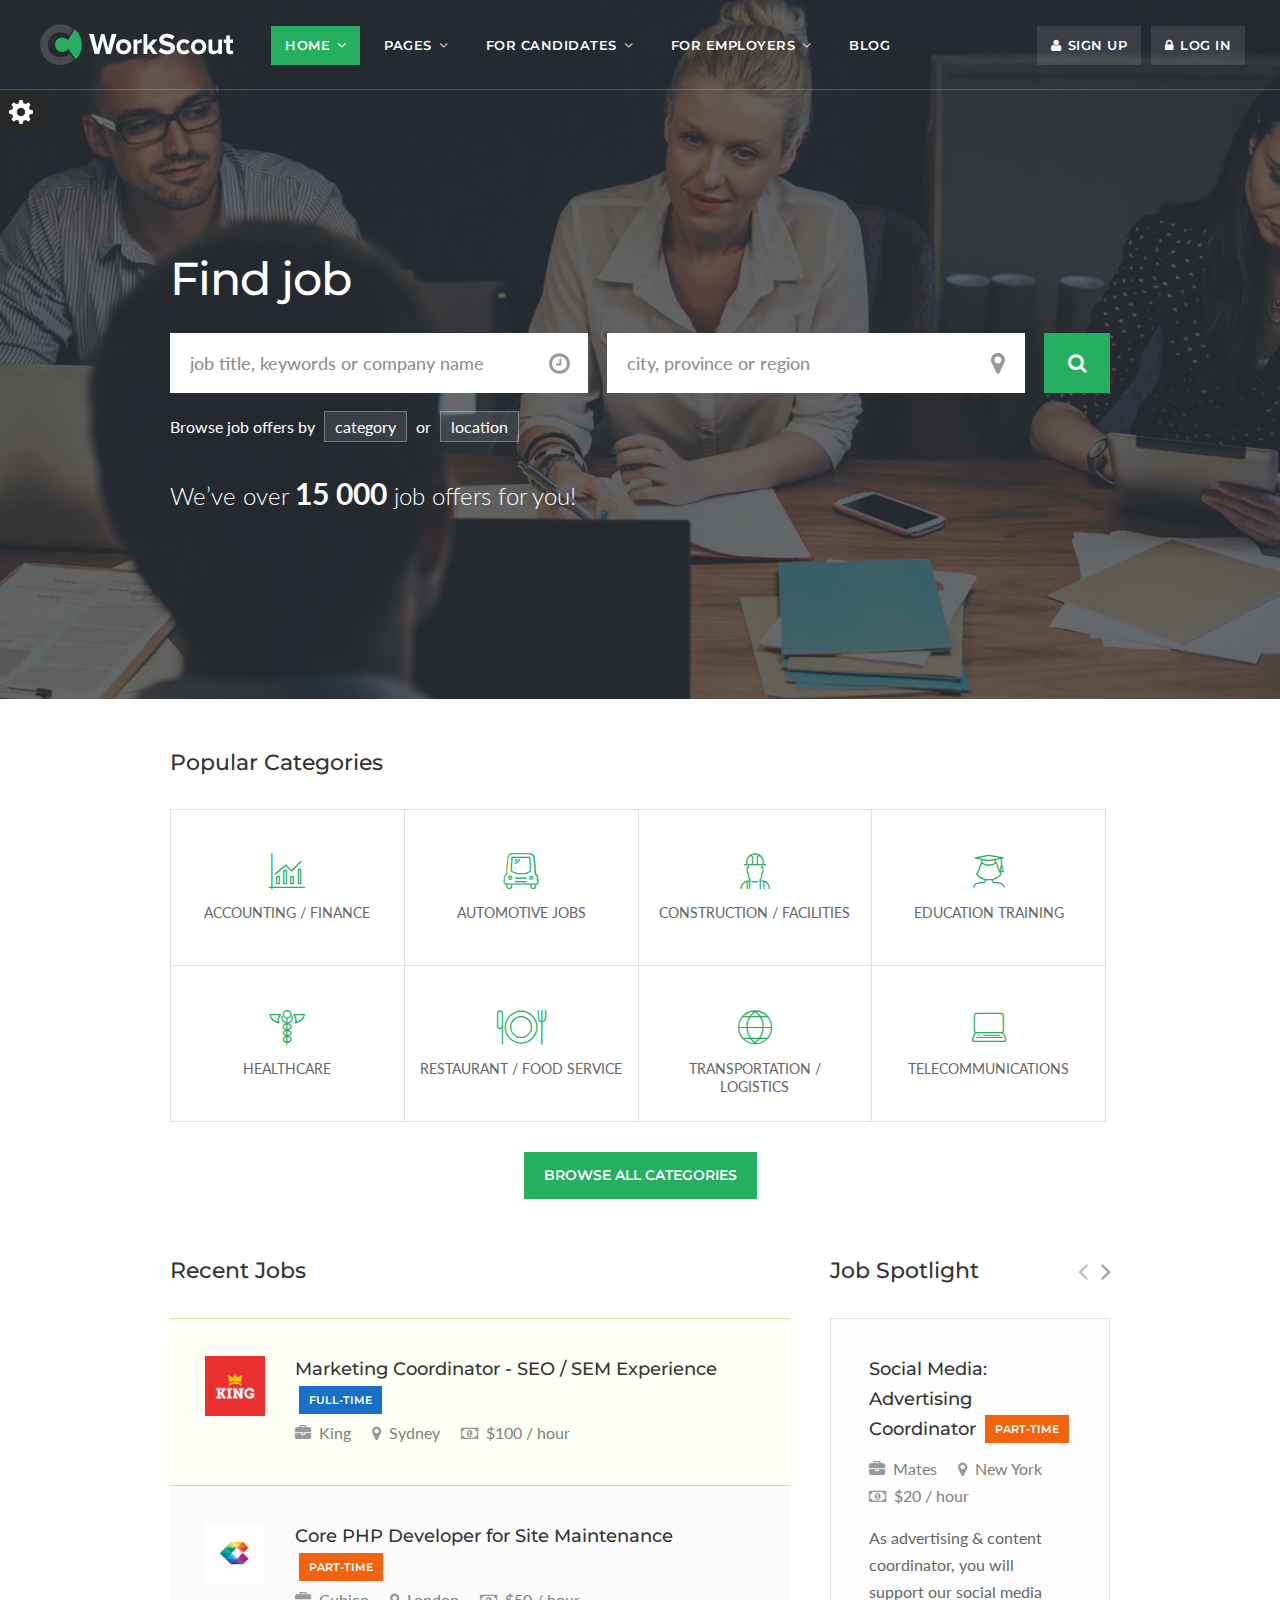
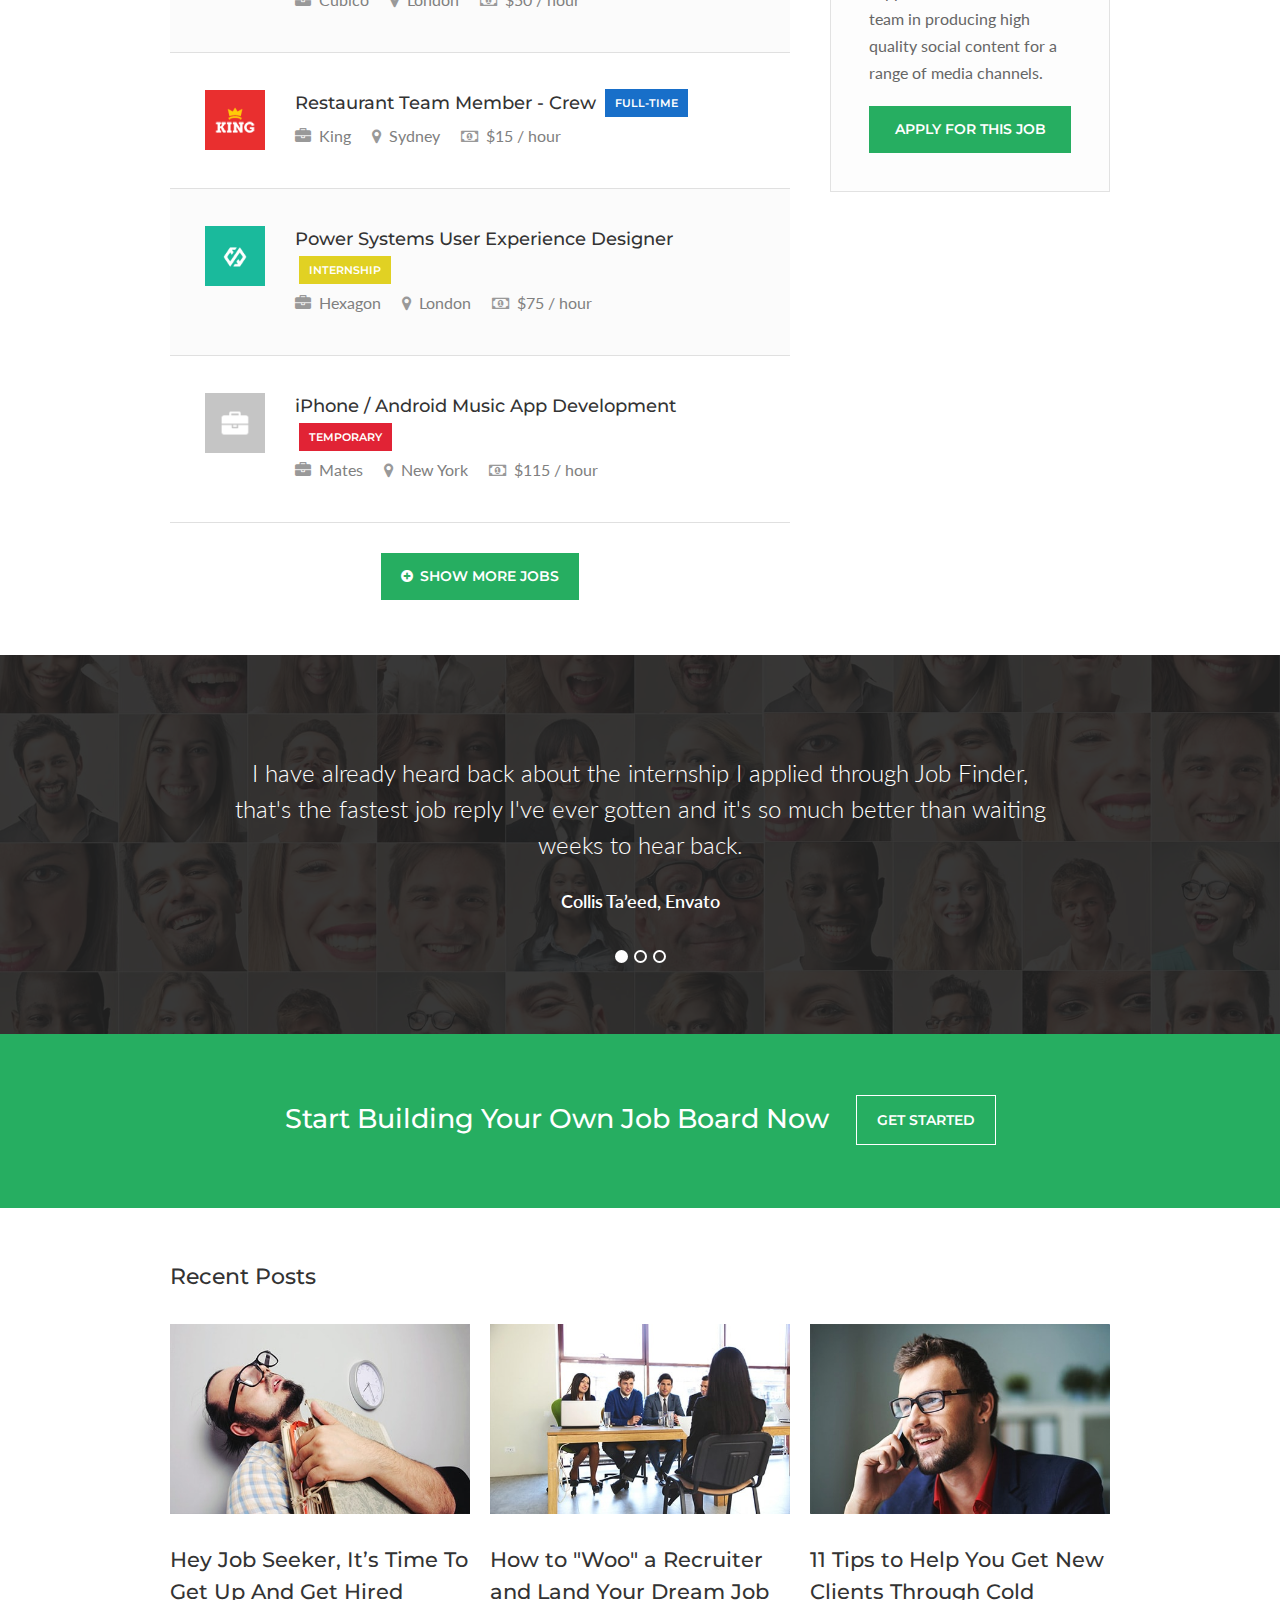
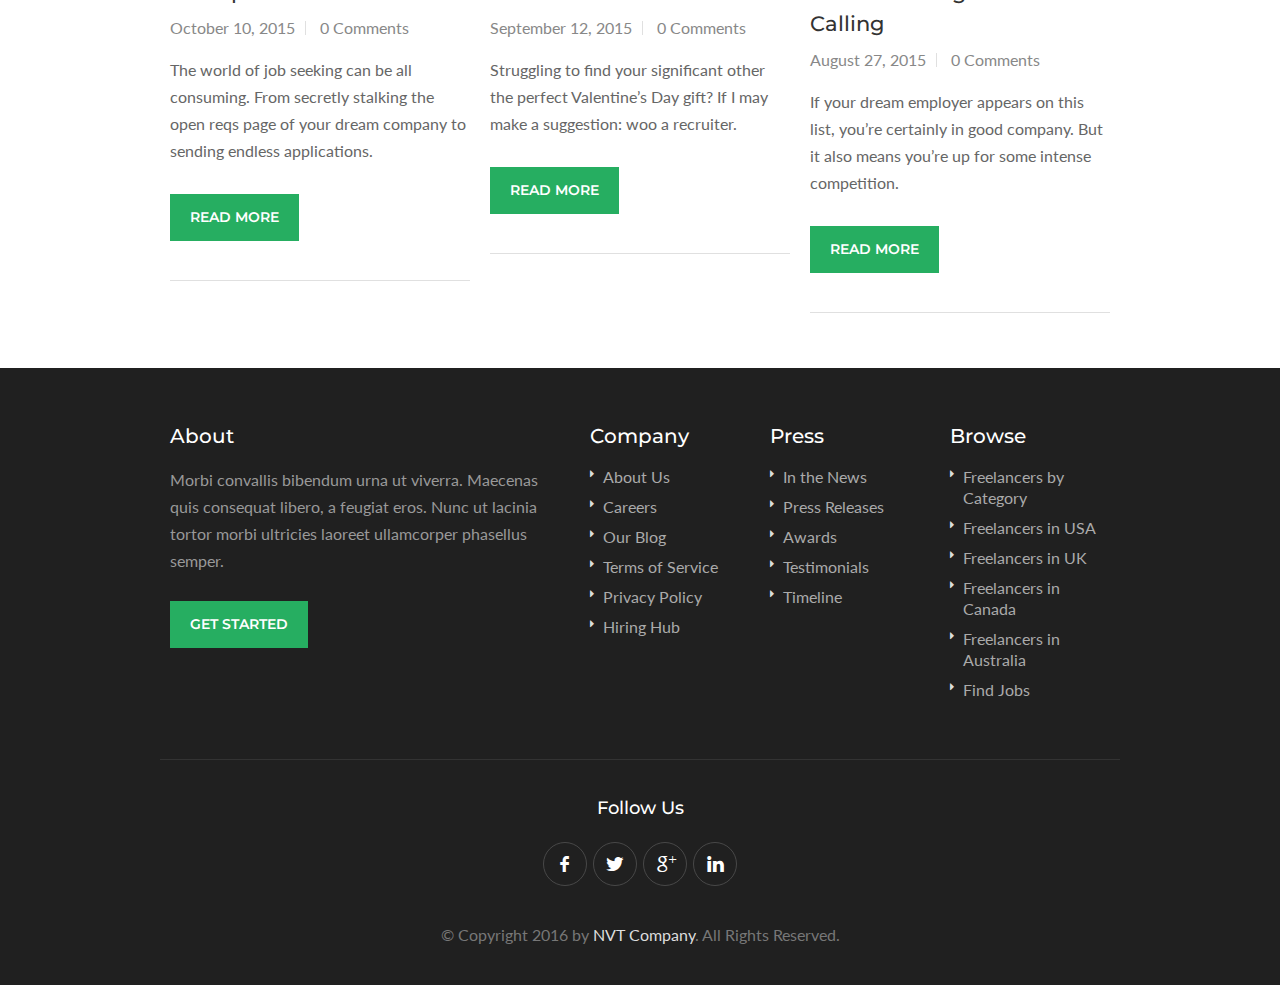
<file: Web/index.html>
﻿<!DOCTYPE html>
<!--[if IE 8 ]><html class="ie ie8" lang="en"> <![endif]-->
<!--[if (gte IE 9)|!(IE)]><!-->
<html lang="en">
<!--<![endif]-->
<head>

    <!-- Basic Page Needs
    ================================================== -->
    <meta charset="utf-8">
    <title>Work Scout</title>

    <!-- Mobile Specific Metas
    ================================================== -->
    <meta name="viewport" content="width=device-width, initial-scale=1, maximum-scale=1">

    <!-- CSS
    ================================================== -->
    <link rel="stylesheet" href="css/style.css">
    <link rel="stylesheet" href="css/colors/green.css" id="colors">
    <!--[if lt IE 9]>
        <script src="http://html5shim.googlecode.com/svn/trunk/html5.js"></script>
    <![endif]-->

</head>

<body>
    <div id="wrapper">
        <!-- Header
        ================================================== -->
        <header class="transparent sticky-header full-width">
            <div class="container">
                <div class="sixteen columns">

                    <!-- Logo -->
                    <div id="logo">
                        <h1><a href="index.html"><img src="images/logo2.png" alt="Work Scout" /></a></h1>
                    </div>

                    <!-- Menu -->
                    <nav id="navigation" class="menu">
                        <ul id="responsive">

                            <li>
                                <a href="index.html" id="current">Home</a>
                                <ul>
                                    <li><a href="index.html">Home #1</a></li>
                                    <li><a href="index-2.html">Home #2</a></li>
                                    <li><a href="index-3.html">Home #3</a></li>
                                    <li><a href="index-4.html">Home #4</a></li>
                                    <li><a href="index-5.html">Home #5</a></li>
                                </ul>
                            </li>

                            <li>
                                <a href="#">Pages</a>
                                <ul>
                                    <li><a href="job-page.html">Job Page</a></li>
                                    <li><a href="job-page-alt.html">Job Page Alternative</a></li>
                                    <li><a href="resume-page.html">Resume Page</a></li>
                                    <li><a href="shortcodes.html">Shortcodes</a></li>
                                    <li><a href="icons.html">Icons</a></li>
                                    <li><a href="pricing-tables.html">Pricing Tables</a></li>
                                    <li><a href="contact.html">Contact</a></li>
                                </ul>
                            </li>

                            <li>
                                <a href="#">For Candidates</a>
                                <ul>
                                    <li><a href="browse-jobs.html">Browse Jobs</a></li>
                                    <li><a href="browse-categories.html">Browse Categories</a></li>
                                    <li><a href="add-resume.html">Add Resume</a></li>
                                    <li><a href="manage-resumes.html">Manage Resumes</a></li>
                                    <li><a href="job-alerts.html">Job Alerts</a></li>
                                </ul>
                            </li>

                            <li>
                                <a href="#">For Employers</a>
                                <ul>
                                    <li><a href="add-job.html">Add Job</a></li>
                                    <li><a href="manage-jobs.html">Manage Jobs</a></li>
                                    <li><a href="manage-applications.html">Manage Applications</a></li>
                                    <li><a href="browse-resumes.html">Browse Resumes</a></li>
                                </ul>
                            </li>

                            <li><a href="blog.html">Blog</a></li>
                        </ul>


                        <ul class="float-right">
                            <li><a href="my-account.html#tab2"><i class="fa fa-user"></i> Sign Up</a></li>
                            <li><a href="my-account.html#tab1"><i class="fa fa-lock"></i> Log In</a></li>
                        </ul>

                    </nav>

                    <!-- Navigation -->
                    <div id="mobile-navigation">
                        <a href="#menu" class="menu-trigger"><i class="fa fa-reorder"></i> Menu</a>
                    </div>

                </div>
            </div>
        </header>
        <div class="clearfix"></div>


        <!-- Banner
        ================================================== -->
        <div id="banner" class="with-transparent-header parallax background" style="background-image: url(images/banner-home-02.jpg)" data-img-width="2000" data-img-height="1330" data-diff="300">
            <div class="container">
                <div class="sixteen columns">

                    <div class="search-container">

                        <!-- Form -->
                        <h2>Find job</h2>
                        <input type="text" class="ico-01" placeholder="job title, keywords or company name" value="" />
                        <input type="text" class="ico-02" placeholder="city, province or region" value="" />
                        <button><i class="fa fa-search"></i></button>

                        <!-- Browse Jobs -->
                        <div class="browse-jobs">
                            Browse job offers by <a href="browse-categories.html"> category</a> or <a href="#">location</a>
                        </div>

                        <!-- Announce -->
                        <div class="announce">
                            We’ve over <strong>15 000</strong> job offers for you!
                        </div>

                    </div>

                </div>
            </div>
        </div>


        <!-- Content
        ================================================== -->
        <!-- Categories -->
        <div class="container">
            <div class="sixteen columns">
                <h3 class="margin-bottom-25">Popular Categories</h3>
                <ul id="popular-categories">
                    <li><a href="#"><i class="ln  ln-icon-Bar-Chart"></i> Accounting / Finance</a></li>
                    <li><a href="#"><i class="ln ln-icon-Car"></i> Automotive Jobs</a></li>
                    <li><a href="#"><i class="ln ln-icon-Worker"></i> Construction / Facilities</a></li>
                    <li><a href="#"><i class="ln ln-icon-Student-Female"></i> Education Training</a></li>
                    <li><a href="#"><i class="ln  ln-icon-Medical-Sign"></i> Healthcare</a></li>
                    <li><a href="#"><i class="ln  ln-icon-Plates"></i> Restaurant / Food Service</a></li>
                    <li><a href="#"><i class="ln  ln-icon-Globe"></i> Transportation / Logistics</a></li>
                    <li><a href="#"><i class="ln  ln-icon-Laptop-3"></i> Telecommunications</a></li>
                </ul>

                <div class="clearfix"></div>
                <div class="margin-top-30"></div>

                <a href="browse-categories.html" class="button centered">Browse All Categories</a>
                <div class="margin-bottom-50"></div>
            </div>
        </div>


        <div class="container">

            <!-- Recent Jobs -->
            <div class="eleven columns">
                <div class="padding-right">
                    <h3 class="margin-bottom-25">Recent Jobs</h3>
                    <ul class="job-list">

                        <li class="highlighted">
                            <a href="job-page.html">
                                <img src="images/job-list-logo-01.png" alt="">
                                <div class="job-list-content">
                                    <h4>Marketing Coordinator - SEO / SEM Experience <span class="full-time">Full-Time</span></h4>
                                    <div class="job-icons">
                                        <span><i class="fa fa-briefcase"></i> King</span>
                                        <span><i class="fa fa-map-marker"></i> Sydney</span>
                                        <span><i class="fa fa-money"></i> $100 / hour</span>
                                    </div>
                                </div>
                            </a>
                            <div class="clearfix"></div>
                        </li>

                        <li>
                            <a href="job-page.html">
                                <img src="images/job-list-logo-02.png" alt="">
                                <div class="job-list-content">
                                    <h4>Core PHP Developer for Site Maintenance <span class="part-time">Part-Time</span></h4>
                                    <div class="job-icons">
                                        <span><i class="fa fa-briefcase"></i> Cubico</span>
                                        <span><i class="fa fa-map-marker"></i> London</span>
                                        <span><i class="fa fa-money"></i> $50 / hour</span>
                                    </div>
                                </div>
                            </a>
                            <div class="clearfix"></div>
                        </li>

                        <li>
                            <a href="job-page.html">
                                <img src="images/job-list-logo-03.png" alt="">
                                <div class="job-list-content">
                                    <h4>Restaurant Team Member - Crew <span class="full-time">Full-Time</span></h4>
                                    <div class="job-icons">
                                        <span><i class="fa fa-briefcase"></i> King</span>
                                        <span><i class="fa fa-map-marker"></i> Sydney</span>
                                        <span><i class="fa fa-money"></i> $15 / hour</span>
                                    </div>
                                </div>
                            </a>
                            <div class="clearfix"></div>
                        </li>

                        <li>
                            <a href="job-page.html">
                                <img src="images/job-list-logo-04.png" alt="">
                                <div class="job-list-content">
                                    <h4>Power Systems User Experience Designer  <span class="internship">Internship</span></h4>
                                    <div class="job-icons">
                                        <span><i class="fa fa-briefcase"></i> Hexagon</span>
                                        <span><i class="fa fa-map-marker"></i> London</span>
                                        <span><i class="fa fa-money"></i> $75 / hour</span>
                                    </div>
                                </div>
                            </a>
                            <div class="clearfix"></div>
                        </li>

                        <li>
                            <a href="job-page.html">
                                <img src="images/job-list-logo-05.png" alt="">
                                <div class="job-list-content">
                                    <h4>iPhone / Android Music App Development <span class="temporary">Temporary</span></h4>
                                    <div class="job-icons">
                                        <span><i class="fa fa-briefcase"></i> Mates</span>
                                        <span><i class="fa fa-map-marker"></i> New York</span>
                                        <span><i class="fa fa-money"></i> $115 / hour</span>
                                    </div>
                                </div>
                            </a>
                            <div class="clearfix"></div>
                        </li>
                    </ul>

                    <a href="browse-jobs.html" class="button centered"><i class="fa fa-plus-circle"></i> Show More Jobs</a>
                    <div class="margin-bottom-55"></div>
                </div>
            </div>

            <!-- Job Spotlight -->
            <div class="five columns">
                <h3 class="margin-bottom-5">Job Spotlight</h3>

                <!-- Navigation -->
                <div class="showbiz-navigation">
                    <div id="showbiz_left_1" class="sb-navigation-left"><i class="fa fa-angle-left"></i></div>
                    <div id="showbiz_right_1" class="sb-navigation-right"><i class="fa fa-angle-right"></i></div>
                </div>
                <div class="clearfix"></div>

                <!-- Showbiz Container -->
                <div id="job-spotlight" class="showbiz-container">
                    <div class="showbiz" data-left="#showbiz_left_1" data-right="#showbiz_right_1" data-play="#showbiz_play_1">
                        <div class="overflowholder">

                            <ul>

                                <li>
                                    <div class="job-spotlight">
                                        <a href="#"><h4>Social Media: Advertising Coordinator <span class="part-time">Part-Time</span></h4></a>
                                        <span><i class="fa fa-briefcase"></i> Mates</span>
                                        <span><i class="fa fa-map-marker"></i> New York</span>
                                        <span><i class="fa fa-money"></i> $20 / hour</span>
                                        <p>As advertising & content coordinator, you will support our social media team in producing high quality social content for a range of media channels.</p>
                                        <a href="job-page.html" class="button">Apply For This Job</a>
                                    </div>
                                </li>

                                <li>
                                    <div class="job-spotlight">
                                        <a href="#"><h4>Prestashop / WooCommerce Product Listing <span class="freelance">Freelance</span></h4></a>
                                        <span><i class="fa fa-briefcase"></i> King</span>
                                        <span><i class="fa fa-map-marker"></i> London</span>
                                        <span><i class="fa fa-money"></i> $25 / hour</span>
                                        <p>Etiam suscipit tellus ante, sit amet hendrerit magna varius in. Pellentesque lorem quis enim venenatis pellentesque.</p>
                                        <a href="job-page.html" class="button">Apply For This Job</a>
                                    </div>
                                </li>

                                <li>
                                    <div class="job-spotlight">
                                        <a href="#"><h4>Logo Design <span class="freelance">Freelance</span></h4></a>
                                        <span><i class="fa fa-briefcase"></i> Hexagon</span>
                                        <span><i class="fa fa-map-marker"></i> Sydney</span>
                                        <span><i class="fa fa-money"></i> $10 / hour</span>
                                        <p>Proin ligula neque, pretium et ipsum eget, mattis commodo dolor. Etiam tincidunt libero quis commodo.</p>
                                        <a href="job-page.html" class="button">Apply For This Job</a>
                                    </div>
                                </li>


                            </ul>
                            <div class="clearfix"></div>

                        </div>
                        <div class="clearfix"></div>
                    </div>
                </div>

            </div>
        </div>


        <!-- Testimonials -->
        <div id="testimonials">
            <!-- Slider -->
            <div class="container">
                <div class="sixteen columns">
                    <div class="testimonials-slider">
                        <ul class="slides">
                            <li>
                                <p>
                                    I have already heard back about the internship I applied through Job Finder, that's the fastest job reply I've ever gotten and it's so much better than waiting weeks to hear back.
                                    <span>Collis Ta’eed, Envato</span>
                                </p>
                            </li>

                            <li>
                                <p>
                                    Nam eu eleifend nulla. Duis consectetur sit amet risus sit amet venenatis. Pellentesque pulvinar ante a tincidunt placerat. Donec dapibus efficitur arcu, a rhoncus lectus egestas elementum.
                                    <span>John Doe</span>
                                </p>
                            </li>

                            <li>
                                <p>
                                    Maecenas congue sed massa et porttitor. Duis placerat commodo ex, ut faucibus est facilisis ac. Donec eleifend arcu sed sem posuere aliquet. Etiam lorem metus, suscipit vel tortor vitae.
                                    <span>Tom Smith</span>
                                </p>
                            </li>

                        </ul>
                    </div>
                </div>
            </div>
        </div>


        <!-- Infobox -->
        <div class="infobox">
            <div class="container">
                <div class="sixteen columns">Start Building Your Own Job Board Now <a href="my-account.html">Get Started</a></div>
            </div>
        </div>


        <!-- Recent Posts -->
        <div class="container">
            <div class="sixteen columns">
                <h3 class="margin-bottom-25">Recent Posts</h3>
            </div>


            <div class="one-third column">

                <!-- Post #1 -->
                <div class="recent-post">
                    <div class="recent-post-img"><a href="blog-single-post.html"><img src="images/recent-post-01.jpg" alt=""></a><div class="hover-icon"></div></div>
                    <a href="blog-single-post.html"><h4>Hey Job Seeker, It’s Time To Get Up And Get Hired</h4></a>
                    <div class="meta-tags">
                        <span>October 10, 2015</span>
                        <span><a href="#">0 Comments</a></span>
                    </div>
                    <p>The world of job seeking can be all consuming. From secretly stalking the open reqs page of your dream company to sending endless applications.</p>
                    <a href="blog-single-post.html" class="button">Read More</a>
                </div>

            </div>


            <div class="one-third column">

                <!-- Post #2 -->
                <div class="recent-post">
                    <div class="recent-post-img"><a href="blog-single-post.html"><img src="images/recent-post-02.jpg" alt=""></a><div class="hover-icon"></div></div>
                    <a href="blog-single-post.html"><h4>How to "Woo" a Recruiter and Land Your Dream Job</h4></a>
                    <div class="meta-tags">
                        <span>September 12, 2015</span>
                        <span><a href="#">0 Comments</a></span>
                    </div>
                    <p>Struggling to find your significant other the perfect Valentine’s Day gift? If I may make a suggestion: woo a recruiter. </p>
                    <a href="blog-single-post.html" class="button">Read More</a>
                </div>

            </div>

            <div class="one-third column">

                <!-- Post #3 -->
                <div class="recent-post">
                    <div class="recent-post-img"><a href="blog-single-post.html"><img src="images/recent-post-03.jpg" alt=""></a><div class="hover-icon"></div></div>
                    <a href="blog-single-post.html"><h4>11 Tips to Help You Get New Clients Through Cold Calling</h4></a>
                    <div class="meta-tags">
                        <span>August 27, 2015</span>
                        <span><a href="#">0 Comments</a></span>
                    </div>
                    <p>If your dream employer appears on this list, you’re certainly in good company. But it also means you’re up for some intense competition.</p>
                    <a href="blog-single-post.html" class="button">Read More</a>
                </div>
            </div>

        </div>


        <!-- Footer
        ================================================== -->
        <div class="margin-top-15"></div>

        <div id="footer">
            <!-- Main -->
            <div class="container">

                <div class="seven columns">
                    <h4>About</h4>
                    <p>Morbi convallis bibendum urna ut viverra. Maecenas quis consequat libero, a feugiat eros. Nunc ut lacinia tortor morbi ultricies laoreet ullamcorper phasellus semper.</p>
                    <a href="#" class="button">Get Started</a>
                </div>

                <div class="three columns">
                    <h4>Company</h4>
                    <ul class="footer-links">
                        <li><a href="#">About Us</a></li>
                        <li><a href="#">Careers</a></li>
                        <li><a href="#">Our Blog</a></li>
                        <li><a href="#">Terms of Service</a></li>
                        <li><a href="#">Privacy Policy</a></li>
                        <li><a href="#">Hiring Hub</a></li>
                    </ul>
                </div>

                <div class="three columns">
                    <h4>Press</h4>
                    <ul class="footer-links">
                        <li><a href="#">In the News</a></li>
                        <li><a href="#">Press Releases</a></li>
                        <li><a href="#">Awards</a></li>
                        <li><a href="#">Testimonials</a></li>
                        <li><a href="#">Timeline</a></li>
                    </ul>
                </div>

                <div class="three columns">
                    <h4>Browse</h4>
                    <ul class="footer-links">
                        <li><a href="#">Freelancers by Category</a></li>
                        <li><a href="#">Freelancers in USA</a></li>
                        <li><a href="#">Freelancers in UK</a></li>
                        <li><a href="#">Freelancers in Canada</a></li>
                        <li><a href="#">Freelancers in Australia</a></li>
                        <li><a href="#">Find Jobs</a></li>

                    </ul>
                </div>

            </div>

            <!-- Bottom -->
            <div class="container">
                <div class="footer-bottom">
                    <div class="sixteen columns">
                        <h4>Follow Us</h4>
                        <ul class="social-icons">
                            <li><a class="facebook" href="https://www.facebook.com/capuchino.coffee.980"><i class="icon-facebook"></i></a></li>
                            <li><a class="twitter" href="https://www.facebook.com/capuchino.coffee.980"><i class="icon-twitter"></i></a></li>
                            <li><a class="gplus" href="https://www.facebook.com/capuchino.coffee.980"><i class="icon-gplus"></i></a></li>
                            <li><a class="linkedin" href="https://www.facebook.com/capuchino.coffee.980"><i class="icon-linkedin"></i></a></li>
                        </ul>
                        <div class="copyrights">©  Copyright 2016 by <a href="#">NVT Company</a>. All Rights Reserved.</div>
                    </div>
                </div>
            </div>

        </div>

        <!-- Back To Top Button -->
        <div id="backtotop"><a href="#"></a></div>

    </div>
    <!-- Wrapper / End -->
    <!-- Scripts
    ================================================== -->
    <script src="scripts/jquery-2.1.3.min.js"></script>
    <script src="scripts/custom.js"></script>
    <script src="scripts/jquery.superfish.js"></script>
    <script src="scripts/jquery.themepunch.tools.min.js"></script>
    <script src="scripts/jquery.themepunch.revolution.min.js"></script>
    <script src="scripts/jquery.themepunch.showbizpro.min.js"></script>
    <script src="scripts/jquery.flexslider-min.js"></script>
    <script src="scripts/chosen.jquery.min.js"></script>
    <script src="scripts/jquery.magnific-popup.min.js"></script>
    <script src="scripts/waypoints.min.js"></script>
    <script src="scripts/jquery.counterup.min.js"></script>
    <script src="scripts/jquery.jpanelmenu.js"></script>
    <script src="scripts/stacktable.js"></script>
    <script src="scripts/headroom.min.js"></script>



    <!-- Style Switcher
    ================================================== -->
    <script src="scripts/switcher.js"></script>

    <div id="style-switcher">
        <h2>Style Switcher <a href="#"></a></h2>

        <div>
            <h3>Predefined Colors</h3>
            <ul class="colors" id="color1">
                <li><a href="#" class="green" title="Green"></a></li>
                <li><a href="#" class="blue" title="Blue"></a></li>
                <li><a href="#" class="orange" title="Orange"></a></li>
                <li><a href="#" class="navy" title="Navy"></a></li>
                <li><a href="#" class="yellow" title="Yellow"></a></li>
                <li><a href="#" class="peach" title="Peach"></a></li>
                <li><a href="#" class="beige" title="Beige"></a></li>
                <li><a href="#" class="purple" title="Purple"></a></li>
                <li><a href="#" class="celadon" title="Celadon"></a></li>
                <li><a href="#" class="pink" title="Pink"></a></li>
                <li><a href="#" class="red" title="Red"></a></li>
                <li><a href="#" class="brown" title="Brown"></a></li>
                <li><a href="#" class="cherry" title="Cherry"></a></li>
                <li><a href="#" class="cyan" title="Cyan"></a></li>
                <li><a href="#" class="gray" title="Gray"></a></li>
                <li><a href="#" class="olive" title="Olive"></a></li>
            </ul>

            <h3>Layout Style</h3>
            <div class="layout-style">
                <select id="layout-style">
                    <option value="2">Wide</option>
                    <option value="1">Boxed</option>
                </select>
            </div>

            <h3>Header Style</h3>
            <div class="layout-style">
                <select id="header-style">
                    <option value="1">Style 1</option>
                    <option value="2">Style 2</option>
                    <option value="3">Style 3</option>
                </select>
            </div>

            <h3>Background Image</h3>
            <ul class="colors bg" id="bg">
                <li><a href="#" class="bg1"></a></li>
                <li><a href="#" class="bg2"></a></li>
                <li><a href="#" class="bg3"></a></li>
                <li><a href="#" class="bg4"></a></li>
                <li><a href="#" class="bg5"></a></li>
                <li><a href="#" class="bg6"></a></li>
                <li><a href="#" class="bg7"></a></li>
                <li><a href="#" class="bg8"></a></li>
                <li><a href="#" class="bg9"></a></li>
                <li><a href="#" class="bg10"></a></li>
                <li><a href="#" class="bg11"></a></li>
                <li><a href="#" class="bg12"></a></li>
                <li><a href="#" class="bg13"></a></li>
                <li><a href="#" class="bg14"></a></li>
                <li><a href="#" class="bg15"></a></li>
                <li><a href="#" class="bg16"></a></li>
            </ul>

            <h3>Background Color</h3>
            <ul class="colors bgsolid" id="bgsolid">
                <li><a href="#" class="green-bg" title="Green"></a></li>
                <li><a href="#" class="blue-bg" title="Blue"></a></li>
                <li><a href="#" class="orange-bg" title="Orange"></a></li>
                <li><a href="#" class="navy-bg" title="Navy"></a></li>
                <li><a href="#" class="yellow-bg" title="Yellow"></a></li>
                <li><a href="#" class="peach-bg" title="Peach"></a></li>
                <li><a href="#" class="beige-bg" title="Beige"></a></li>
                <li><a href="#" class="purple-bg" title="Purple"></a></li>
                <li><a href="#" class="red-bg" title="Red"></a></li>
                <li><a href="#" class="pink-bg" title="Pink"></a></li>
                <li><a href="#" class="celadon-bg" title="Celadon"></a></li>
                <li><a href="#" class="brown-bg" title="Brown"></a></li>
                <li><a href="#" class="cherry-bg" title="Cherry"></a></li>
                <li><a href="#" class="cyan-bg" title="Cyan"></a></li>
                <li><a href="#" class="gray-bg" title="Gray"></a></li>
                <li><a href="#" class="olive-bg" title="Olive"></a></li>
            </ul>
        </div>
        <div id="reset"><a href="#" class="button color">Reset</a></div>
    </div>
</body>
</html>
</file>
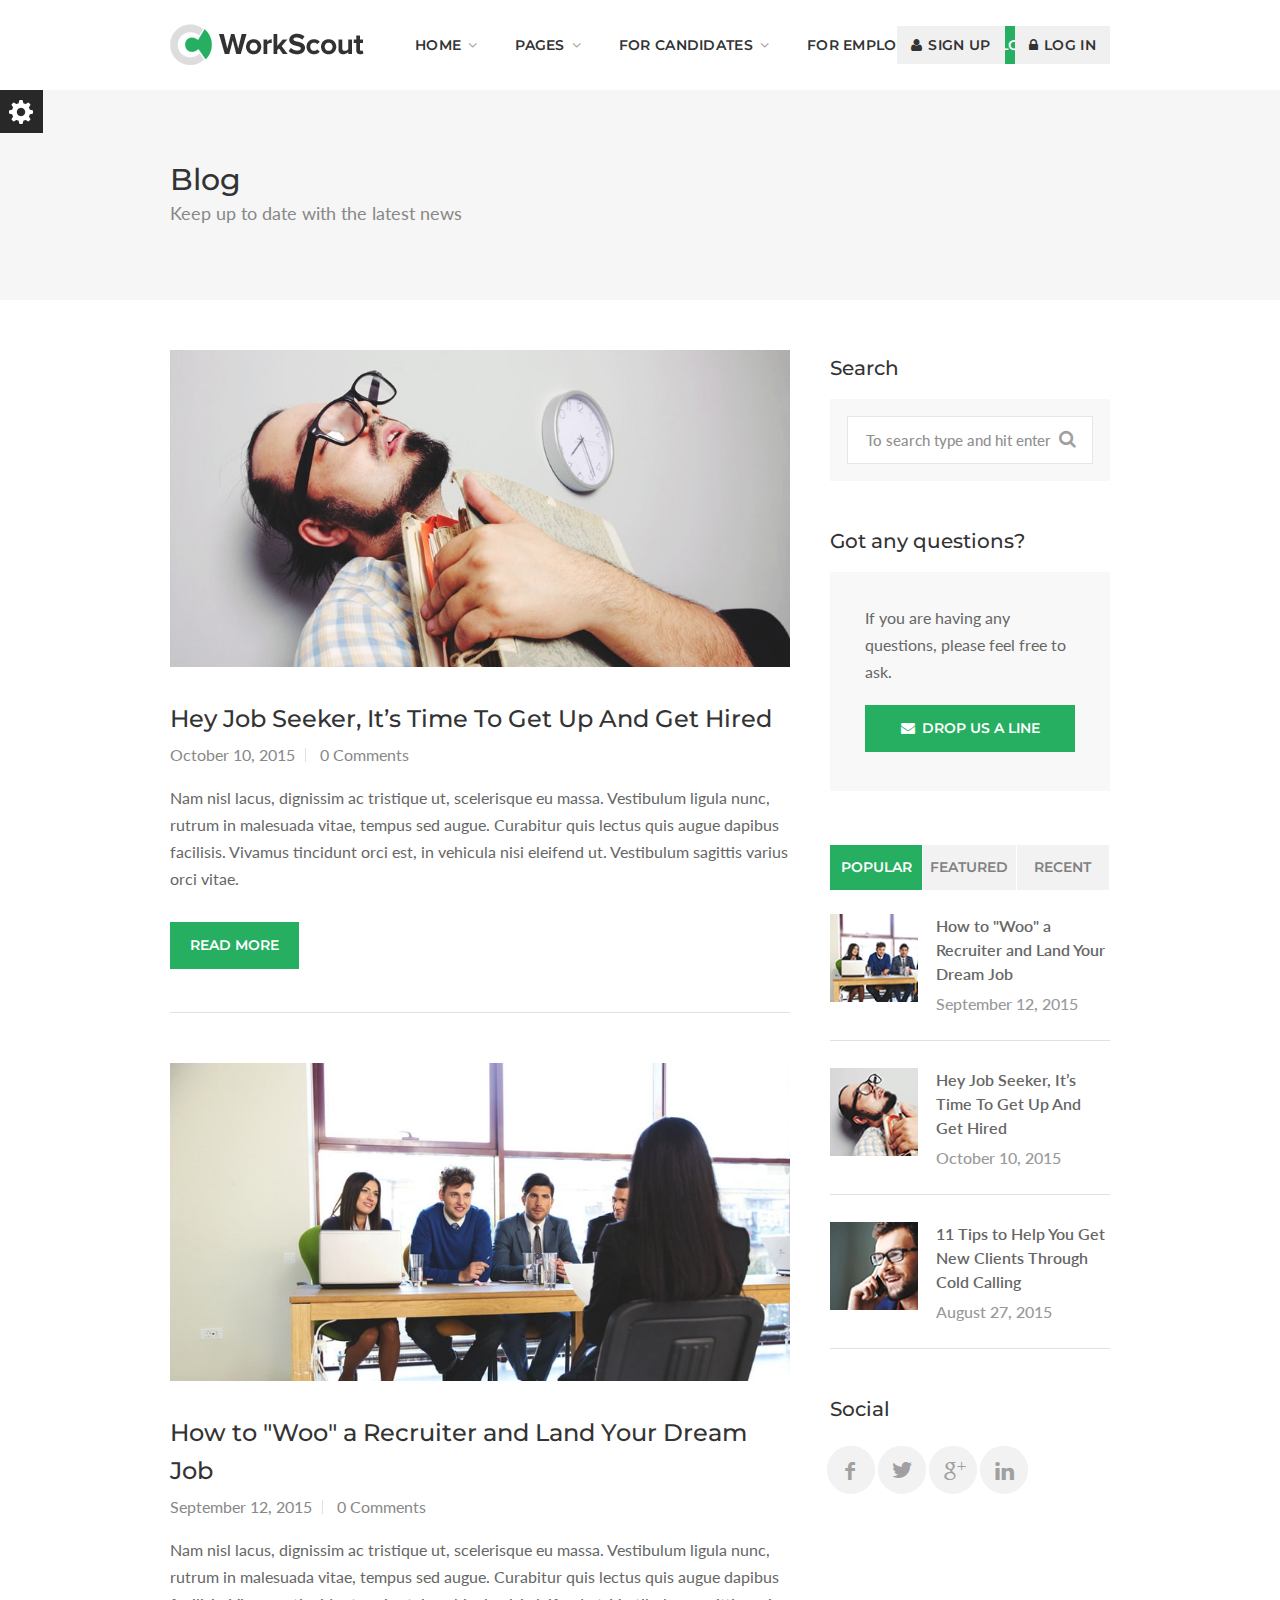
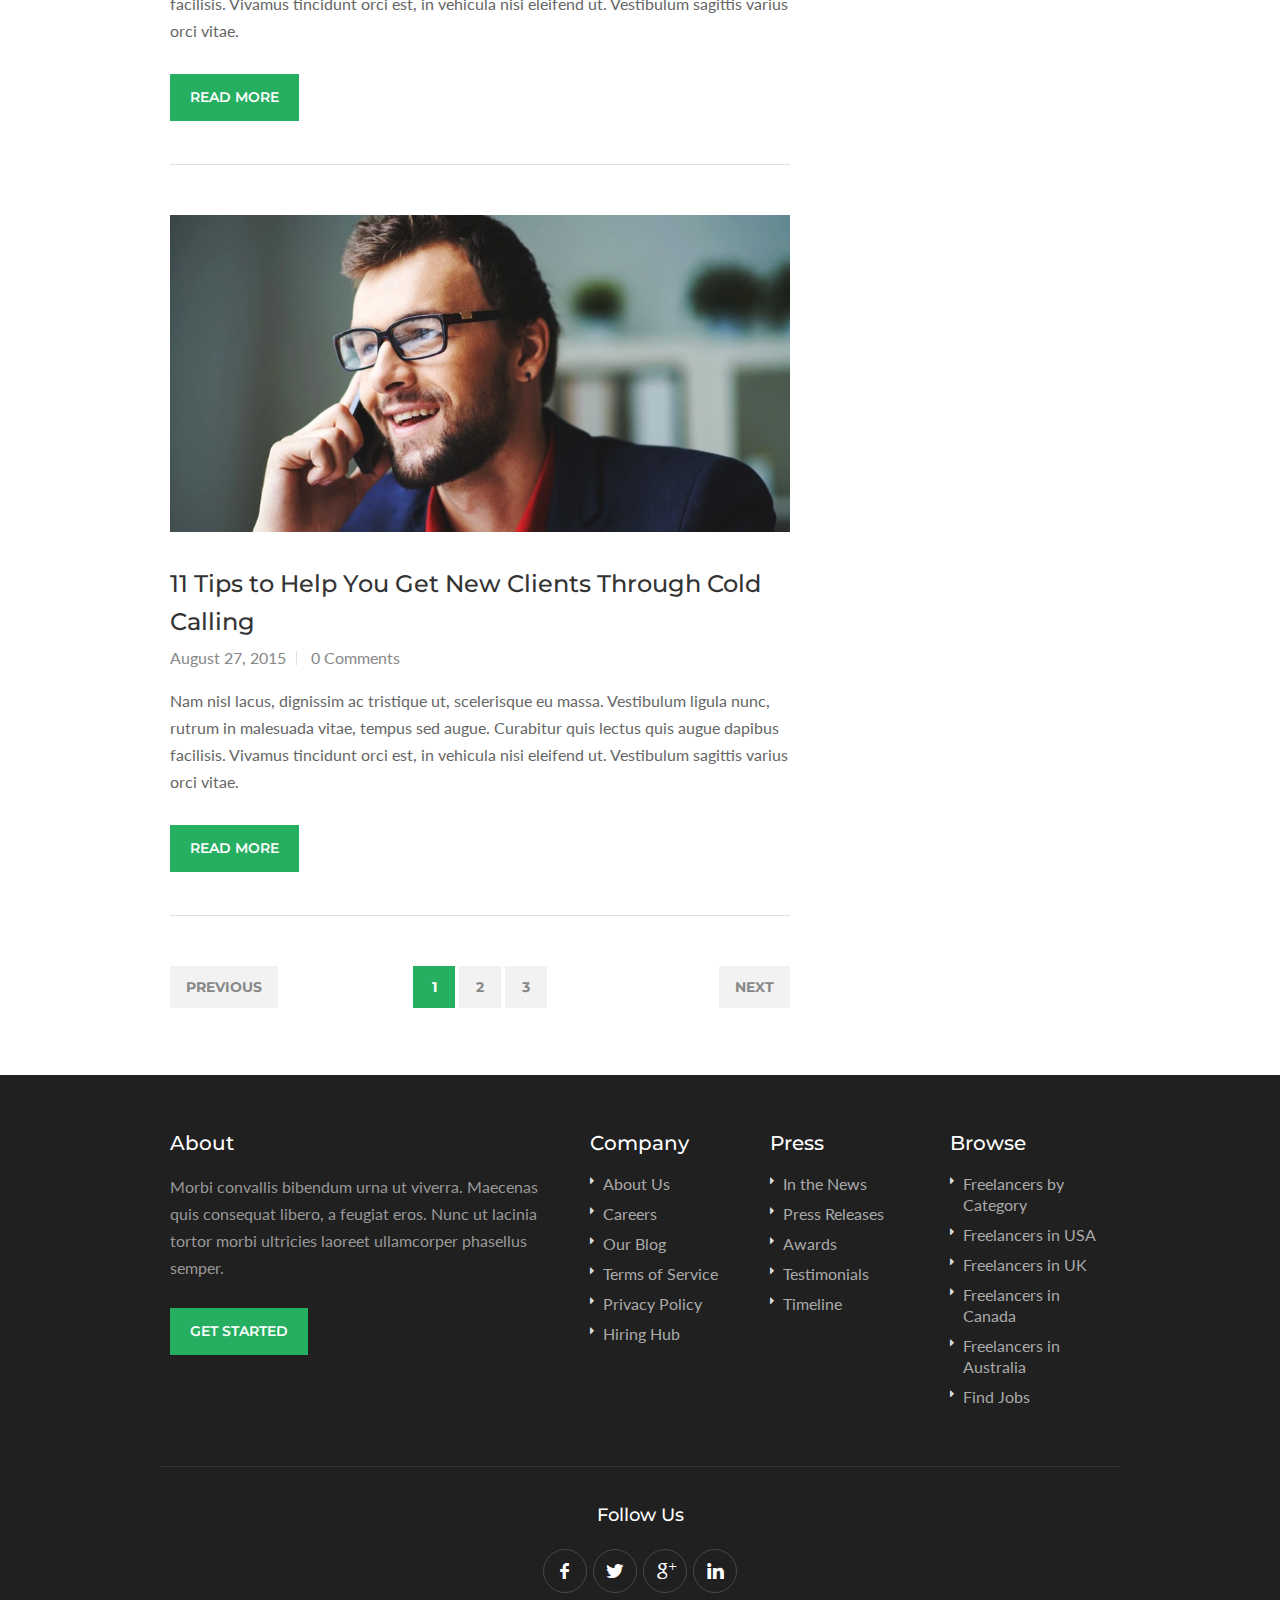
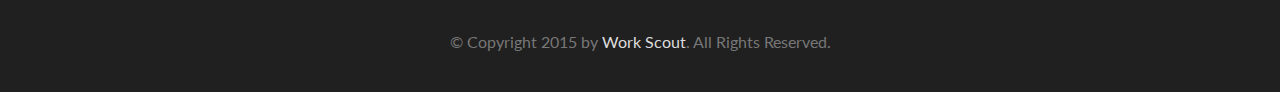
<file: Web/blog.html>
<!DOCTYPE html>
<!--[if IE 8 ]><html class="ie ie8" lang="en"> <![endif]-->
<!--[if (gte IE 9)|!(IE)]><!--><html lang="en"> <!--<![endif]-->
<head>

<!-- Basic Page Needs
================================================== -->
<meta charset="utf-8">
<title>Work Scout</title>

<!-- Mobile Specific Metas
================================================== -->
<meta name="viewport" content="width=device-width, initial-scale=1, maximum-scale=1">

<!-- CSS
================================================== -->
<link rel="stylesheet" href="css/style.css">
<link rel="stylesheet" href="css/colors/green.css" id="colors">

<!--[if lt IE 9]>
	<script src="http://html5shim.googlecode.com/svn/trunk/html5.js"></script>
<![endif]-->

</head>

<body>
<div id="wrapper">


<!-- Header
================================================== -->
<header class="sticky-header">
<div class="container">
	<div class="sixteen columns">

		<!-- Logo -->
		<div id="logo">
			<h1><a href="index.html"><img src="images/logo.png" alt="Work Scout" /></a></h1>
		</div>

		<!-- Menu -->
		<nav id="navigation" class="menu">
			<ul id="responsive">

				<li><a href="index.html">Home</a>
					<ul>
						<li><a href="index.html">Home #1</a></li>
						<li><a href="index-2.html">Home #2</a></li>
						<li><a href="index-3.html">Home #3</a></li>
						<li><a href="index-4.html">Home #4</a></li>
						<li><a href="index-5.html">Home #5</a></li>
					</ul>
				</li>

				<li><a href="#">Pages</a>
					<ul>
						<li><a href="job-page.html">Job Page</a></li>
						<li><a href="job-page-alt.html">Job Page Alternative</a></li>
						<li><a href="resume-page.html">Resume Page</a></li>
						<li><a href="shortcodes.html">Shortcodes</a></li>
						<li><a href="icons.html">Icons</a></li>
						<li><a href="pricing-tables.html">Pricing Tables</a></li>
						<li><a href="contact.html">Contact</a></li>
					</ul>
				</li>

				<li><a href="#">For Candidates</a>
					<ul>
						<li><a href="browse-jobs.html">Browse Jobs</a></li>
						<li><a href="browse-categories.html">Browse Categories</a></li>
						<li><a href="add-resume.html">Add Resume</a></li>
						<li><a href="manage-resumes.html">Manage Resumes</a></li>
						<li><a href="job-alerts.html">Job Alerts</a></li>
					</ul>
				</li>

				<li><a href="#">For Employers</a>
					<ul>
						<li><a href="add-job.html">Add Job</a></li>
						<li><a href="manage-jobs.html">Manage Jobs</a></li>
						<li><a href="manage-applications.html">Manage Applications</a></li>
						<li><a href="browse-resumes.html">Browse Resumes</a></li>
					</ul>
				</li>

				<li><a href="blog.html" id="current">Blog</a></li>
			</ul>


			<ul class="responsive float-right">
				<li><a href="my-account.html#tab2"><i class="fa fa-user"></i> Sign Up</a></li>
				<li><a href="my-account.html"><i class="fa fa-lock"></i> Log In</a></li>
			</ul>

		</nav>

		<!-- Navigation -->
		<div id="mobile-navigation">
			<a href="#menu" class="menu-trigger"><i class="fa fa-reorder"></i> Menu</a>
		</div>

	</div>
</div>
</header>
<div class="clearfix"></div>

<!-- Titlebar
================================================== -->
<div id="titlebar" class="single">
	<div class="container">

		<div class="sixteen columns">
			<h2>Blog</h2>
			<span>Keep up to date with the latest news</span>
		</div>

	</div>
</div>


<!-- Content
================================================== -->
<div class="container">

	<!-- Blog Posts -->
	<div class="eleven columns">
		<div class="padding-right">

			<!-- Post -->
			<div class="post-container">
				<div class="post-img"><a href="blog-single-post.html"><img src="images/blog-post-01.jpg" alt=""></a><div class="hover-icon"></div></div>
				<div class="post-content">
					<a href="#"><h3>Hey Job Seeker, It’s Time To Get Up And Get Hired</h3></a>
					<div class="meta-tags">
						<span>October 10, 2015</span>
						<span><a href="#">0 Comments</a></span>
					</div>
					<p>Nam nisl lacus, dignissim ac tristique ut, scelerisque eu massa. Vestibulum ligula nunc, rutrum in malesuada vitae, tempus sed augue. Curabitur quis lectus quis augue dapibus facilisis. Vivamus tincidunt orci est, in vehicula nisi eleifend ut. Vestibulum sagittis varius orci vitae.</p>
					<a class="button" href="blog-single-post.html">Read More</a>
				</div>
			</div>

			<!-- Post -->
			<div class="post-container">
				<div class="post-img"><a href="blog-single-post.html"><img src="images/blog-post-02.jpg" alt=""></a><div class="hover-icon"></div></div>
				<div class="post-content">
					<a href="#"><h3>How to "Woo" a Recruiter and Land Your Dream Job</h3></a>
					<div class="meta-tags">
						<span>September 12, 2015</span>
						<span><a href="#">0 Comments</a></span>
					</div>
					<p>Nam nisl lacus, dignissim ac tristique ut, scelerisque eu massa. Vestibulum ligula nunc, rutrum in malesuada vitae, tempus sed augue. Curabitur quis lectus quis augue dapibus facilisis. Vivamus tincidunt orci est, in vehicula nisi eleifend ut. Vestibulum sagittis varius orci vitae.</p>
					<a class="button" href="blog-single-post.html">Read More</a>
				</div>
			</div>

			<!-- Post -->
			<div class="post-container">
				<div class="post-img"><a href="blog-single-post.html"><img src="images/blog-post-03.jpg" alt=""></a><div class="hover-icon"></div></div>
				<div class="post-content">
					<a href="#"><h3>11 Tips to Help You Get New Clients Through Cold Calling</h3></a>
					<div class="meta-tags">
						<span>August 27, 2015</span>
						<span><a href="#">0 Comments</a></span>
					</div>
					<p>Nam nisl lacus, dignissim ac tristique ut, scelerisque eu massa. Vestibulum ligula nunc, rutrum in malesuada vitae, tempus sed augue. Curabitur quis lectus quis augue dapibus facilisis. Vivamus tincidunt orci est, in vehicula nisi eleifend ut. Vestibulum sagittis varius orci vitae.</p>
					<a class="button" href="blog-single-post.html">Read More</a>
				</div>
			</div>

			<!-- Pagination -->
			<div class="pagination-container">
				<nav class="pagination">
					<ul>
						<li><a href="#" class="current-page">1</a></li>
						<li><a href="#">2</a></li>
						<li><a href="#">3</a></li>
					</ul>
				</nav>

				<nav class="pagination-next-prev">
					<ul>
						<li><a href="#" class="prev">Previous</a></li>
						<li><a href="#" class="next">Next</a></li>
					</ul>
				</nav>
			</div>

		</div>
	</div>
	<!-- Blog Posts / End -->


	<!-- Widgets -->
	<div class="five columns blog">

		<!-- Search -->
		<div class="widget">
			<h4>Search</h4>
			<div class="widget-box search">
				<div class="input"><input class="search-field" type="text" placeholder="To search type and hit enter" value=""/></div>
			</div>
		</div>

		<div class="widget">
			<h4>Got any questions?</h4>
			<div class="widget-box">
				<p>If you are having any questions, please feel free to ask.</p>
				<a href="contact.html" class="button widget-btn"><i class="fa fa-envelope"></i> Drop Us a Line</a>
			</div>
		</div>

		<!-- Tabs -->
		<div class="widget">

			<ul class="tabs-nav blog">
				<li class="active"><a href="#tab1">Popular</a></li>
				<li><a href="#tab2">Featured</a></li>
				<li><a href="#tab3">Recent</a></li>
			</ul>

			<!-- Tabs Content -->
			<div class="tabs-container">

				<div class="tab-content" id="tab1">
					
					<!-- Recent Posts -->
					<ul class="widget-tabs">
						
						<!-- Post #1 -->
						<li>
							<div class="widget-thumb">
								<a href="blog-single-post.html"><img src="images/blog-widget-01.png" alt="" /></a>
							</div>
							
							<div class="widget-text">
								<h5><a href="blog-single-post.html">How to "Woo" a Recruiter and Land Your Dream Job</a></h5>
								<span>September 12, 2015</span>
							</div>
							<div class="clearfix"></div>
						</li>
						
						<!-- Post #2 -->
						<li>
							<div class="widget-thumb">
								<a href="blog-single-post.html"><img src="images/blog-widget-02.png" alt="" /></a>
							</div>
							
							<div class="widget-text">
								<h5><a href="blog-single-post.html">Hey Job Seeker, It’s Time To Get Up And Get Hired</a></h5>
								<span>October 10, 2015</span>
							</div>
							<div class="clearfix"></div>

						</li>
						
						<!-- Post #3 -->
						<li>
							<div class="widget-thumb">
								<a href="blog-single-post.html"><img src="images/blog-widget-03.png" alt="" /></a>
							</div>
							
							<div class="widget-text">
								<h5><a href="blog-single-post.html">11 Tips to Help You Get New Clients Through Cold Calling</a></h5>
								<span>August 27, 2015</span>
							</div>
							<div class="clearfix"></div>
						</li>
					</ul>
		
				</div>

				<div class="tab-content" id="tab2">
				
					<!-- Featured Posts -->
					<ul class="widget-tabs">

						<!-- Post #1 -->
						<li>
							<div class="widget-thumb">
								<a href="blog-single-post.html"><img src="images/blog-widget-02.png" alt="" /></a>
							</div>
							
							<div class="widget-text">
								<h5><a href="blog-single-post.html">Hey Job Seeker, It’s Time To Get Up And Get Hired</a></h5>
								<span>October 10, 2015</span>
							</div>
							<div class="clearfix"></div>

						</li>
						
						<!-- Post #2 -->
						<li>
							<div class="widget-thumb">
								<a href="blog-single-post.html"><img src="images/blog-widget-01.png" alt="" /></a>
							</div>
							
							<div class="widget-text">
								<h5><a href="blog-single-post.html">How to "Woo" a Recruiter and Land Your Dream Job</a></h5>
								<span>September 12, 2015</span>
							</div>
							<div class="clearfix"></div>
						</li>
						
						<!-- Post #3 -->
						<li>
							<div class="widget-thumb">
								<a href="blog-single-post.html"><img src="images/blog-widget-03.png" alt="" /></a>
							</div>
							
							<div class="widget-text">
								<h5><a href="blog-single-post.html">11 Tips to Help You Get New Clients Through Cold Calling</a></h5>
								<span>August 27, 2015</span>
							</div>
							<div class="clearfix"></div>
						</li>
					</ul>
				</div>

				<div class="tab-content" id="tab3">
				
					<!-- Recent Posts -->
					<ul class="widget-tabs">
						
						<!-- Post #1 -->
						<li>
							<div class="widget-thumb">
								<a href="blog-single-post.html"><img src="images/blog-widget-03.png" alt="" /></a>
							</div>
							
							<div class="widget-text">
								<h5><a href="blog-single-post.html">11 Tips to Help You Get New Clients Through Cold Calling</a></h5>
								<span>August 27, 2015</span>
							</div>
							<div class="clearfix"></div>
						</li>
						
						<!-- Post #2 -->
						<li>
							<div class="widget-thumb">
								<a href="blog-single-post.html"><img src="images/blog-widget-02.png" alt="" /></a>
							</div>
							
							<div class="widget-text">
								<h5><a href="blog-single-post.html">Hey Job Seeker, It’s Time To Get Up And Get Hired</a></h5>
								<span>October 10, 2015</span>
							</div>
							<div class="clearfix"></div>

						</li>
						
						<!-- Post #3 -->
						<li>
							<div class="widget-thumb">
								<a href="blog-single-post.html"><img src="images/blog-widget-01.png" alt="" /></a>
							</div>
							
							<div class="widget-text">
								<h5><a href="blog-single-post.html">How to "Woo" a Recruiter and Land Your Dream Job</a></h5>
								<span>September 12, 2015</span>
							</div>
							<div class="clearfix"></div>
						</li>
					</ul>
				</div>
				
			</div>
		</div>


		<div class="widget">
			<h4>Social</h4>
				<ul class="social-icons">
					<li><a class="facebook" href="#"><i class="icon-facebook"></i></a></li>
					<li><a class="twitter" href="#"><i class="icon-twitter"></i></a></li>
					<li><a class="gplus" href="#"><i class="icon-gplus"></i></a></li>
					<li><a class="linkedin" href="#"><i class="icon-linkedin"></i></a></li>
				</ul>

		</div>
		
		<div class="clearfix"></div>
		<div class="margin-bottom-40"></div>

	</div>
	<!-- Widgets / End -->


</div>


<!-- Footer
================================================== -->
<div class="margin-top-25"></div>

<div id="footer">
	<!-- Main -->
	<div class="container">

		<div class="seven columns">
			<h4>About</h4>
			<p>Morbi convallis bibendum urna ut viverra. Maecenas quis consequat libero, a feugiat eros. Nunc ut lacinia tortor morbi ultricies laoreet ullamcorper phasellus semper.</p>
			<a href="#" class="button">Get Started</a>
		</div>

		<div class="three columns">
			<h4>Company</h4>
			<ul class="footer-links">
				<li><a href="#">About Us</a></li>
				<li><a href="#">Careers</a></li>
				<li><a href="#">Our Blog</a></li>
				<li><a href="#">Terms of Service</a></li>
				<li><a href="#">Privacy Policy</a></li>
				<li><a href="#">Hiring Hub</a></li>
			</ul>
		</div>
		
		<div class="three columns">
			<h4>Press</h4>
			<ul class="footer-links">
				<li><a href="#">In the News</a></li>
				<li><a href="#">Press Releases</a></li>
				<li><a href="#">Awards</a></li>
				<li><a href="#">Testimonials</a></li>
				<li><a href="#">Timeline</a></li>
			</ul>
		</div>		

		<div class="three columns">
			<h4>Browse</h4>
			<ul class="footer-links">
				<li><a href="#">Freelancers by Category</a></li>
				<li><a href="#">Freelancers in USA</a></li>
				<li><a href="#">Freelancers in UK</a></li>
				<li><a href="#">Freelancers in Canada</a></li>
				<li><a href="#">Freelancers in Australia</a></li>
				<li><a href="#">Find Jobs</a></li>

			</ul>
		</div>

	</div>

	<!-- Bottom -->
	<div class="container">
		<div class="footer-bottom">
			<div class="sixteen columns">
				<h4>Follow Us</h4>
				<ul class="social-icons">
					<li><a class="facebook" href="#"><i class="icon-facebook"></i></a></li>
					<li><a class="twitter" href="#"><i class="icon-twitter"></i></a></li>
					<li><a class="gplus" href="#"><i class="icon-gplus"></i></a></li>
					<li><a class="linkedin" href="#"><i class="icon-linkedin"></i></a></li>
				</ul>
				<div class="copyrights">©  Copyright 2015 by <a href="#">Work Scout</a>. All Rights Reserved.</div>
			</div>
		</div>
	</div>

</div>

<!-- Back To Top Button -->
<div id="backtotop"><a href="#"></a></div>

</div>
<!-- Wrapper / End -->


<!-- Scripts
================================================== -->
<script src="scripts/jquery-2.1.3.min.js"></script>
<script src="scripts/custom.js"></script>
<script src="scripts/jquery.superfish.js"></script>
<script src="scripts/jquery.themepunch.tools.min.js"></script>
<script src="scripts/jquery.themepunch.revolution.min.js"></script>
<script src="scripts/jquery.themepunch.showbizpro.min.js"></script>
<script src="scripts/jquery.flexslider-min.js"></script>
<script src="scripts/chosen.jquery.min.js"></script>
<script src="scripts/jquery.magnific-popup.min.js"></script>
<script src="scripts/waypoints.min.js"></script>
<script src="scripts/jquery.counterup.min.js"></script>
<script src="scripts/jquery.jpanelmenu.js"></script>
<script src="scripts/stacktable.js"></script>
<script src="scripts/headroom.min.js"></script>



<!-- Style Switcher
================================================== -->
<script src="scripts/switcher.js"></script>

<div id="style-switcher">
	<h2>Style Switcher <a href="#"></a></h2>
	
	<div>
		<h3>Predefined Colors</h3>
		<ul class="colors" id="color1">
			<li><a href="#" class="green" title="Green"></a></li>
			<li><a href="#" class="blue" title="Blue"></a></li>
			<li><a href="#" class="orange" title="Orange"></a></li>
			<li><a href="#" class="navy" title="Navy"></a></li>
			<li><a href="#" class="yellow" title="Yellow"></a></li>
			<li><a href="#" class="peach" title="Peach"></a></li>
			<li><a href="#" class="beige" title="Beige"></a></li>
			<li><a href="#" class="purple" title="Purple"></a></li>
			<li><a href="#" class="celadon" title="Celadon"></a></li>
			<li><a href="#" class="pink" title="Pink"></a></li>
			<li><a href="#" class="red" title="Red"></a></li>
			<li><a href="#" class="brown" title="Brown"></a></li>
			<li><a href="#" class="cherry" title="Cherry"></a></li>
			<li><a href="#" class="cyan" title="Cyan"></a></li>
			<li><a href="#" class="gray" title="Gray"></a></li>
			<li><a href="#" class="olive" title="Olive"></a></li>
		</ul>
		
		<h3>Layout Style</h3>
		<div class="layout-style">
			<select id="layout-style"> 
				<option value="2">Wide</option>
				<option value="1">Boxed</option>
			</select>
		</div>
			
		<h3>Header Style</h3>
		<div class="layout-style">
			<select id="header-style"> 
				<option value="1">Style 1</option>
				<option value="2">Style 2</option>
				<option value="3">Style 3</option>
			</select>
		</div>
	
		<h3>Background Image</h3>
		<ul class="colors bg" id="bg">
			<li><a href="#" class="bg1"></a></li>
			<li><a href="#" class="bg2"></a></li>
			<li><a href="#" class="bg3"></a></li>
			<li><a href="#" class="bg4"></a></li>
			<li><a href="#" class="bg5"></a></li>
			<li><a href="#" class="bg6"></a></li>
			<li><a href="#" class="bg7"></a></li>
			<li><a href="#" class="bg8"></a></li>
			<li><a href="#" class="bg9"></a></li>
			<li><a href="#" class="bg10"></a></li>
			<li><a href="#" class="bg11"></a></li>
			<li><a href="#" class="bg12"></a></li>
			<li><a href="#" class="bg13"></a></li>
			<li><a href="#" class="bg14"></a></li>
			<li><a href="#" class="bg15"></a></li>
			<li><a href="#" class="bg16"></a></li>
		</ul>
		
		<h3>Background Color</h3>
		<ul class="colors bgsolid" id="bgsolid">
			<li><a href="#" class="green-bg" title="Green"></a></li>
			<li><a href="#" class="blue-bg" title="Blue"></a></li>
			<li><a href="#" class="orange-bg" title="Orange"></a></li>
			<li><a href="#" class="navy-bg" title="Navy"></a></li>
			<li><a href="#" class="yellow-bg" title="Yellow"></a></li>
			<li><a href="#" class="peach-bg" title="Peach"></a></li>
			<li><a href="#" class="beige-bg" title="Beige"></a></li>
			<li><a href="#" class="purple-bg" title="Purple"></a></li>
			<li><a href="#" class="red-bg" title="Red"></a></li>
			<li><a href="#" class="pink-bg" title="Pink"></a></li>
			<li><a href="#" class="celadon-bg" title="Celadon"></a></li>
			<li><a href="#" class="brown-bg" title="Brown"></a></li>
			<li><a href="#" class="cherry-bg" title="Cherry"></a></li>
			<li><a href="#" class="cyan-bg" title="Cyan"></a></li>
			<li><a href="#" class="gray-bg" title="Gray"></a></li>
			<li><a href="#" class="olive-bg" title="Olive"></a></li>
		</ul>
	</div>
	
	<div id="reset"><a href="#" class="button color">Reset</a></div>
		
</div>


</body>
</html>
</file>
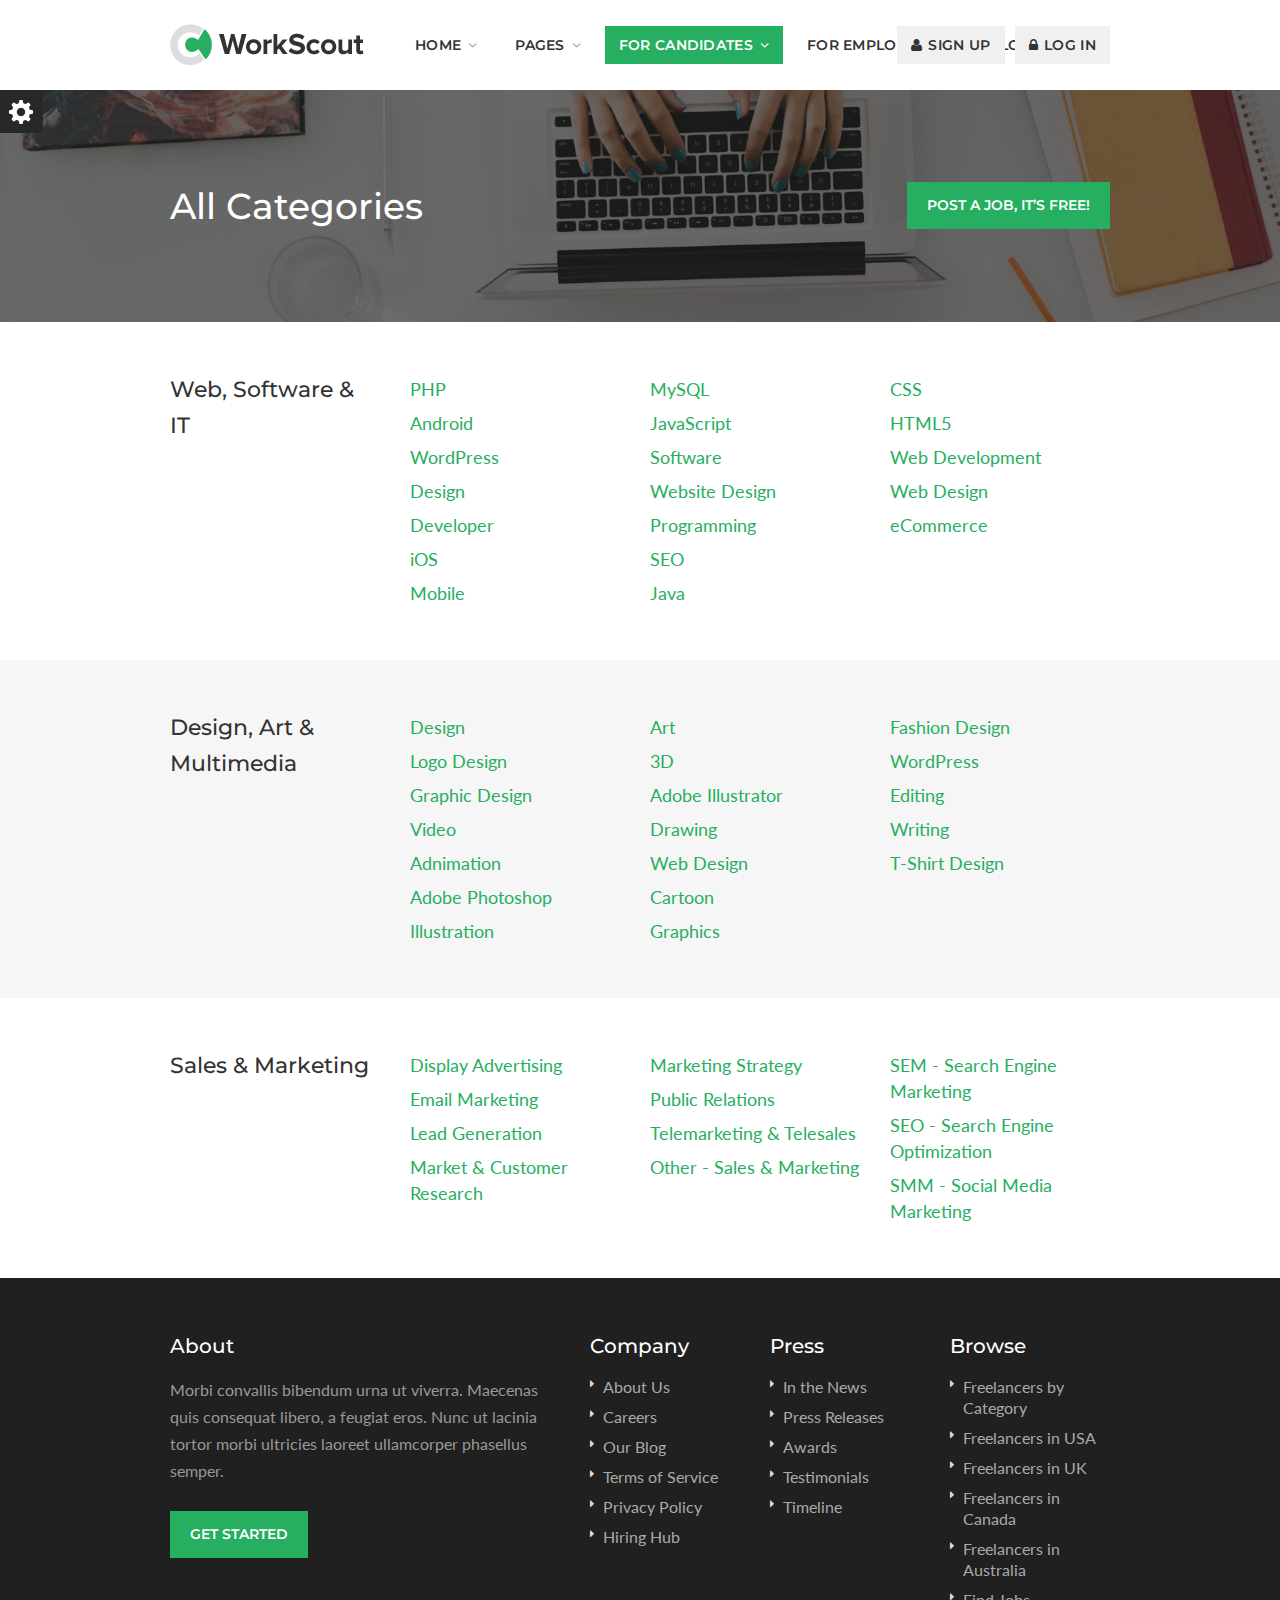
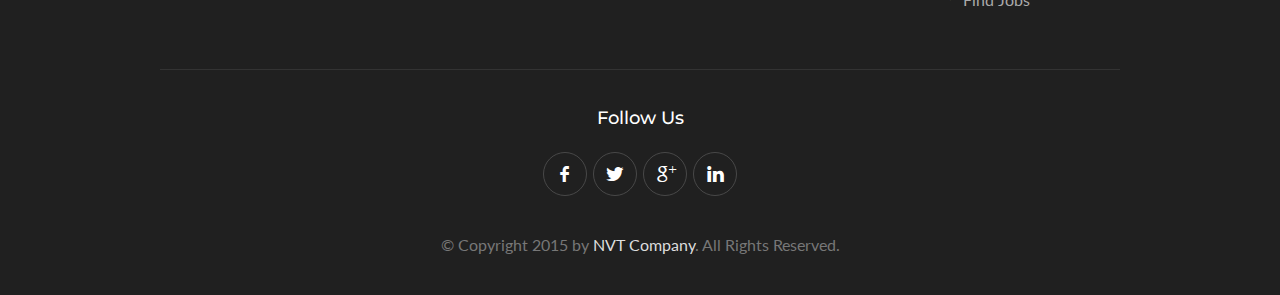
<file: Web/browse-categories.html>
<!DOCTYPE html>
<!--[if IE 8 ]><html class="ie ie8" lang="en"> <![endif]-->
<!--[if (gte IE 9)|!(IE)]><!--><html lang="en"> <!--<![endif]-->
<head>

<!-- Basic Page Needs
================================================== -->
<meta charset="utf-8">
<title>Work Scout</title>

<!-- Mobile Specific Metas
================================================== -->
<meta name="viewport" content="width=device-width, initial-scale=1, maximum-scale=1">

<!-- CSS
================================================== -->
<link rel="stylesheet" href="css/style.css">
<link rel="stylesheet" href="css/colors/green.css" id="colors">

<!--[if lt IE 9]>
	<script src="http://html5shim.googlecode.com/svn/trunk/html5.js"></script>
<![endif]-->

</head>

<body>
<div id="wrapper">


<!-- Header
================================================== -->
<header class="sticky-header">
<div class="container">
	<div class="sixteen columns">

		<!-- Logo -->
		<div id="logo">
			<h1><a href="index.html"><img src="images/logo.png" alt="Work Scout" /></a></h1>
		</div>

		<!-- Menu -->
		<nav id="navigation" class="menu">
			<ul id="responsive">

				<li><a href="index.html">Home</a>
					<ul>
						<li><a href="index.html">Home #1</a></li>
						<li><a href="index-2.html">Home #2</a></li>
						<li><a href="index-3.html">Home #3</a></li>
						<li><a href="index-4.html">Home #4</a></li>
						<li><a href="index-5.html">Home #5</a></li>
					</ul>
				</li>

				<li><a href="#">Pages</a>
					<ul>
						<li><a href="job-page.html">Job Page</a></li>
						<li><a href="job-page-alt.html">Job Page Alternative</a></li>
						<li><a href="resume-page.html">Resume Page</a></li>
						<li><a href="shortcodes.html">Shortcodes</a></li>
						<li><a href="icons.html">Icons</a></li>
						<li><a href="pricing-tables.html">Pricing Tables</a></li>
						<li><a href="contact.html">Contact</a></li>
					</ul>
				</li>

				<li><a href="#" id="current">For Candidates</a>
					<ul>
						<li><a href="browse-jobs.html">Browse Jobs</a></li>
						<li><a href="browse-categories.html">Browse Categories</a></li>
						<li><a href="add-resume.html">Add Resume</a></li>
						<li><a href="manage-resumes.html">Manage Resumes</a></li>
						<li><a href="job-alerts.html">Job Alerts</a></li>
					</ul>
				</li>

				<li><a href="#">For Employers</a>
					<ul>
						<li><a href="add-job.html">Add Job</a></li>
						<li><a href="manage-jobs.html">Manage Jobs</a></li>
						<li><a href="manage-applications.html">Manage Applications</a></li>
						<li><a href="browse-resumes.html">Browse Resumes</a></li>
					</ul>
				</li>

				<li><a href="blog.html">Blog</a></li>
			</ul>


			<ul class="responsive float-right">
				<li><a href="my-account.html#tab2"><i class="fa fa-user"></i> Sign Up</a></li>
				<li><a href="my-account.html"><i class="fa fa-lock"></i> Log In</a></li>
			</ul>

		</nav>

		<!-- Navigation -->
		<div id="mobile-navigation">
			<a href="#menu" class="menu-trigger"><i class="fa fa-reorder"></i> Menu</a>
		</div>

	</div>
</div>
</header>
<div class="clearfix"></div>


<!-- Titlebar
================================================== -->
<div id="titlebar" class="photo-bg" style="background-image: url(images/all-categories-photo.jpg);">
	<div class="container">
		<div class="ten columns">
			<h2>All Categories</h2>
		</div>

		<div class="six columns">
			<a href="add-job.html" class="button">Post a Job, It’s Free!</a>
		</div>

	</div>
</div>


<!-- Content
================================================== -->
<div id="categories">
	<!-- Categories Group -->
	<div class="categories-group">
		<div class="container">
			<div class="four columns"><h4>Web, Software & IT</h4></div>
			<div class="four columns">
				<ul>
					<li><a href="#">PHP</a></li>
					<li><a href="#">Android</a></li>
					<li><a href="#">WordPress</a></li>
					<li><a href="#">Design</a></li>
					<li><a href="#">Developer</a></li>
					<li><a href="#">iOS</a></li>
					<li><a href="#">Mobile</a></li>
				</ul>
			</div>
			<div class="four columns">
				<ul>
					<li><a href="#">MySQL</a></li>
					<li><a href="#">JavaScript</a></li>
					<li><a href="#">Software</a></li>
					<li><a href="#">Website Design</a></li>
					<li><a href="#">Programming</a></li>
					<li><a href="#">SEO</a></li>
					<li><a href="#">Java</a></li>
				</ul>
			</div>
			<div class="four columns">
				<ul>
					<li><a href="#">CSS</a></li>
					<li><a href="#">HTML5</a></li>
					<li><a href="#">Web Development</a></li>
					<li><a href="#">Web Design</a></li>
					<li><a href="#">eCommerce</a></li>
				</ul>
			</div>
		</div>
	</div>

	<!-- Categories Group -->
	<div class="categories-group">
		<div class="container">
			<div class="four columns"><h4>Design, Art & Multimedia</h4></div>
			<div class="four columns">
				<ul>
					<li><a href="#">Design</a></li>
					<li><a href="#">Logo Design</a></li>
					<li><a href="#">Graphic Design</a></li>
					<li><a href="#">Video</a></li>
					<li><a href="#">Adnimation</a></li>
					<li><a href="#">Adobe Photoshop</a></li>
					<li><a href="#">Illustration</a></li>
				</ul>
			</div>
			<div class="four columns">
				<ul>
					<li><a href="#">Art</a></li>
					<li><a href="#">3D</a></li>
					<li><a href="#">Adobe Illustrator</a></li>
					<li><a href="#">Drawing</a></li>
					<li><a href="#">Web Design</a></li>
					<li><a href="#">Cartoon</a></li>
					<li><a href="#">Graphics</a></li>
				</ul>
			</div>
			<div class="four columns">
				<ul>
					<li><a href="#">Fashion Design</a></li>
					<li><a href="#">WordPress</a></li>
					<li><a href="#">Editing</a></li>
					<li><a href="#">Writing</a></li>
					<li><a href="#">T-Shirt Design</a></li>
				</ul>
			</div>
		</div>
	</div>

	<!-- Categories Group -->
	<div class="categories-group">
		<div class="container">
			<div class="four columns"><h4>Sales & Marketing</h4></div>
			<div class="four columns">
				<ul>
					<li><a href="#">Display Advertising</a></li>
					<li><a href="#">Email Marketing</a></li>
					<li><a href="#">Lead Generation</a></li>
					<li><a href="#">Market & Customer Research</a></li>
				</ul>
			</div>
			<div class="four columns">
				<ul>
					<li><a href="#">Marketing Strategy</a></li>
					<li><a href="#">Public Relations</a></li>
					<li><a href="#">Telemarketing & Telesales</a></li>
					<li><a href="#">Other - Sales & Marketing</a></li>
				</ul>
			</div>
			<div class="four columns">
				<ul>
					<li><a href="#">SEM - Search Engine Marketing</a></li>
					<li><a href="#">SEO - Search Engine Optimization</a></li>
					<li><a href="#">SMM - Social Media Marketing</a></li>
				</ul>
			</div>
		</div>
	</div>

</div>


<!-- Footer
================================================== -->
<div class="margin-top-0"></div>

<div id="footer">
	<!-- Main -->
	<div class="container">

		<div class="seven columns">
			<h4>About</h4>
			<p>Morbi convallis bibendum urna ut viverra. Maecenas quis consequat libero, a feugiat eros. Nunc ut lacinia tortor morbi ultricies laoreet ullamcorper phasellus semper.</p>
			<a href="#" class="button">Get Started</a>
		</div>

		<div class="three columns">
			<h4>Company</h4>
			<ul class="footer-links">
				<li><a href="#">About Us</a></li>
				<li><a href="#">Careers</a></li>
				<li><a href="#">Our Blog</a></li>
				<li><a href="#">Terms of Service</a></li>
				<li><a href="#">Privacy Policy</a></li>
				<li><a href="#">Hiring Hub</a></li>
			</ul>
		</div>
		
		<div class="three columns">
			<h4>Press</h4>
			<ul class="footer-links">
				<li><a href="#">In the News</a></li>
				<li><a href="#">Press Releases</a></li>
				<li><a href="#">Awards</a></li>
				<li><a href="#">Testimonials</a></li>
				<li><a href="#">Timeline</a></li>
			</ul>
		</div>		

		<div class="three columns">
			<h4>Browse</h4>
			<ul class="footer-links">
				<li><a href="#">Freelancers by Category</a></li>
				<li><a href="#">Freelancers in USA</a></li>
				<li><a href="#">Freelancers in UK</a></li>
				<li><a href="#">Freelancers in Canada</a></li>
				<li><a href="#">Freelancers in Australia</a></li>
				<li><a href="#">Find Jobs</a></li>

			</ul>
		</div>

	</div>

	<!-- Bottom -->
	<div class="container">
		<div class="footer-bottom">
			<div class="sixteen columns">
				<h4>Follow Us</h4>
				<ul class="social-icons">
					<li><a class="facebook" href="#"><i class="icon-facebook"></i></a></li>
					<li><a class="twitter" href="#"><i class="icon-twitter"></i></a></li>
					<li><a class="gplus" href="#"><i class="icon-gplus"></i></a></li>
					<li><a class="linkedin" href="#"><i class="icon-linkedin"></i></a></li>
				</ul>
				<div class="copyrights">©  Copyright 2015 by <a href="#">NVT Company</a>. All Rights Reserved.</div>
			</div>
		</div>
	</div>

</div>

<!-- Back To Top Button -->
<div id="backtotop"><a href="#"></a></div>

</div>
<!-- Wrapper / End -->


<!-- Scripts
================================================== -->
<script src="scripts/jquery-2.1.3.min.js"></script>
<script src="scripts/custom.js"></script>
<script src="scripts/jquery.superfish.js"></script>
<script src="scripts/jquery.themepunch.tools.min.js"></script>
<script src="scripts/jquery.themepunch.revolution.min.js"></script>
<script src="scripts/jquery.themepunch.showbizpro.min.js"></script>
<script src="scripts/jquery.flexslider-min.js"></script>
<script src="scripts/chosen.jquery.min.js"></script>
<script src="scripts/jquery.magnific-popup.min.js"></script>
<script src="scripts/waypoints.min.js"></script>
<script src="scripts/jquery.counterup.min.js"></script>
<script src="scripts/jquery.jpanelmenu.js"></script>
<script src="scripts/stacktable.js"></script>
<script src="scripts/headroom.min.js"></script>



<!-- Style Switcher
================================================== -->
<script src="scripts/switcher.js"></script>

<div id="style-switcher">
	<h2>Style Switcher <a href="#"></a></h2>
	
	<div>
		<h3>Predefined Colors</h3>
		<ul class="colors" id="color1">
			<li><a href="#" class="green" title="Green"></a></li>
			<li><a href="#" class="blue" title="Blue"></a></li>
			<li><a href="#" class="orange" title="Orange"></a></li>
			<li><a href="#" class="navy" title="Navy"></a></li>
			<li><a href="#" class="yellow" title="Yellow"></a></li>
			<li><a href="#" class="peach" title="Peach"></a></li>
			<li><a href="#" class="beige" title="Beige"></a></li>
			<li><a href="#" class="purple" title="Purple"></a></li>
			<li><a href="#" class="celadon" title="Celadon"></a></li>
			<li><a href="#" class="pink" title="Pink"></a></li>
			<li><a href="#" class="red" title="Red"></a></li>
			<li><a href="#" class="brown" title="Brown"></a></li>
			<li><a href="#" class="cherry" title="Cherry"></a></li>
			<li><a href="#" class="cyan" title="Cyan"></a></li>
			<li><a href="#" class="gray" title="Gray"></a></li>
			<li><a href="#" class="olive" title="Olive"></a></li>
		</ul>
		
		<h3>Layout Style</h3>
		<div class="layout-style">
			<select id="layout-style"> 
				<option value="2">Wide</option>
				<option value="1">Boxed</option>
			</select>
		</div>
			
		<h3>Header Style</h3>
		<div class="layout-style">
			<select id="header-style"> 
				<option value="1">Style 1</option>
				<option value="2">Style 2</option>
				<option value="3">Style 3</option>
			</select>
		</div>
	
		<h3>Background Image</h3>
		<ul class="colors bg" id="bg">
			<li><a href="#" class="bg1"></a></li>
			<li><a href="#" class="bg2"></a></li>
			<li><a href="#" class="bg3"></a></li>
			<li><a href="#" class="bg4"></a></li>
			<li><a href="#" class="bg5"></a></li>
			<li><a href="#" class="bg6"></a></li>
			<li><a href="#" class="bg7"></a></li>
			<li><a href="#" class="bg8"></a></li>
			<li><a href="#" class="bg9"></a></li>
			<li><a href="#" class="bg10"></a></li>
			<li><a href="#" class="bg11"></a></li>
			<li><a href="#" class="bg12"></a></li>
			<li><a href="#" class="bg13"></a></li>
			<li><a href="#" class="bg14"></a></li>
			<li><a href="#" class="bg15"></a></li>
			<li><a href="#" class="bg16"></a></li>
		</ul>
		
		<h3>Background Color</h3>
		<ul class="colors bgsolid" id="bgsolid">
			<li><a href="#" class="green-bg" title="Green"></a></li>
			<li><a href="#" class="blue-bg" title="Blue"></a></li>
			<li><a href="#" class="orange-bg" title="Orange"></a></li>
			<li><a href="#" class="navy-bg" title="Navy"></a></li>
			<li><a href="#" class="yellow-bg" title="Yellow"></a></li>
			<li><a href="#" class="peach-bg" title="Peach"></a></li>
			<li><a href="#" class="beige-bg" title="Beige"></a></li>
			<li><a href="#" class="purple-bg" title="Purple"></a></li>
			<li><a href="#" class="red-bg" title="Red"></a></li>
			<li><a href="#" class="pink-bg" title="Pink"></a></li>
			<li><a href="#" class="celadon-bg" title="Celadon"></a></li>
			<li><a href="#" class="brown-bg" title="Brown"></a></li>
			<li><a href="#" class="cherry-bg" title="Cherry"></a></li>
			<li><a href="#" class="cyan-bg" title="Cyan"></a></li>
			<li><a href="#" class="gray-bg" title="Gray"></a></li>
			<li><a href="#" class="olive-bg" title="Olive"></a></li>
		</ul>
	</div>
	
	<div id="reset"><a href="#" class="button color">Reset</a></div>
		
</div>


</body>
</html>
</file>
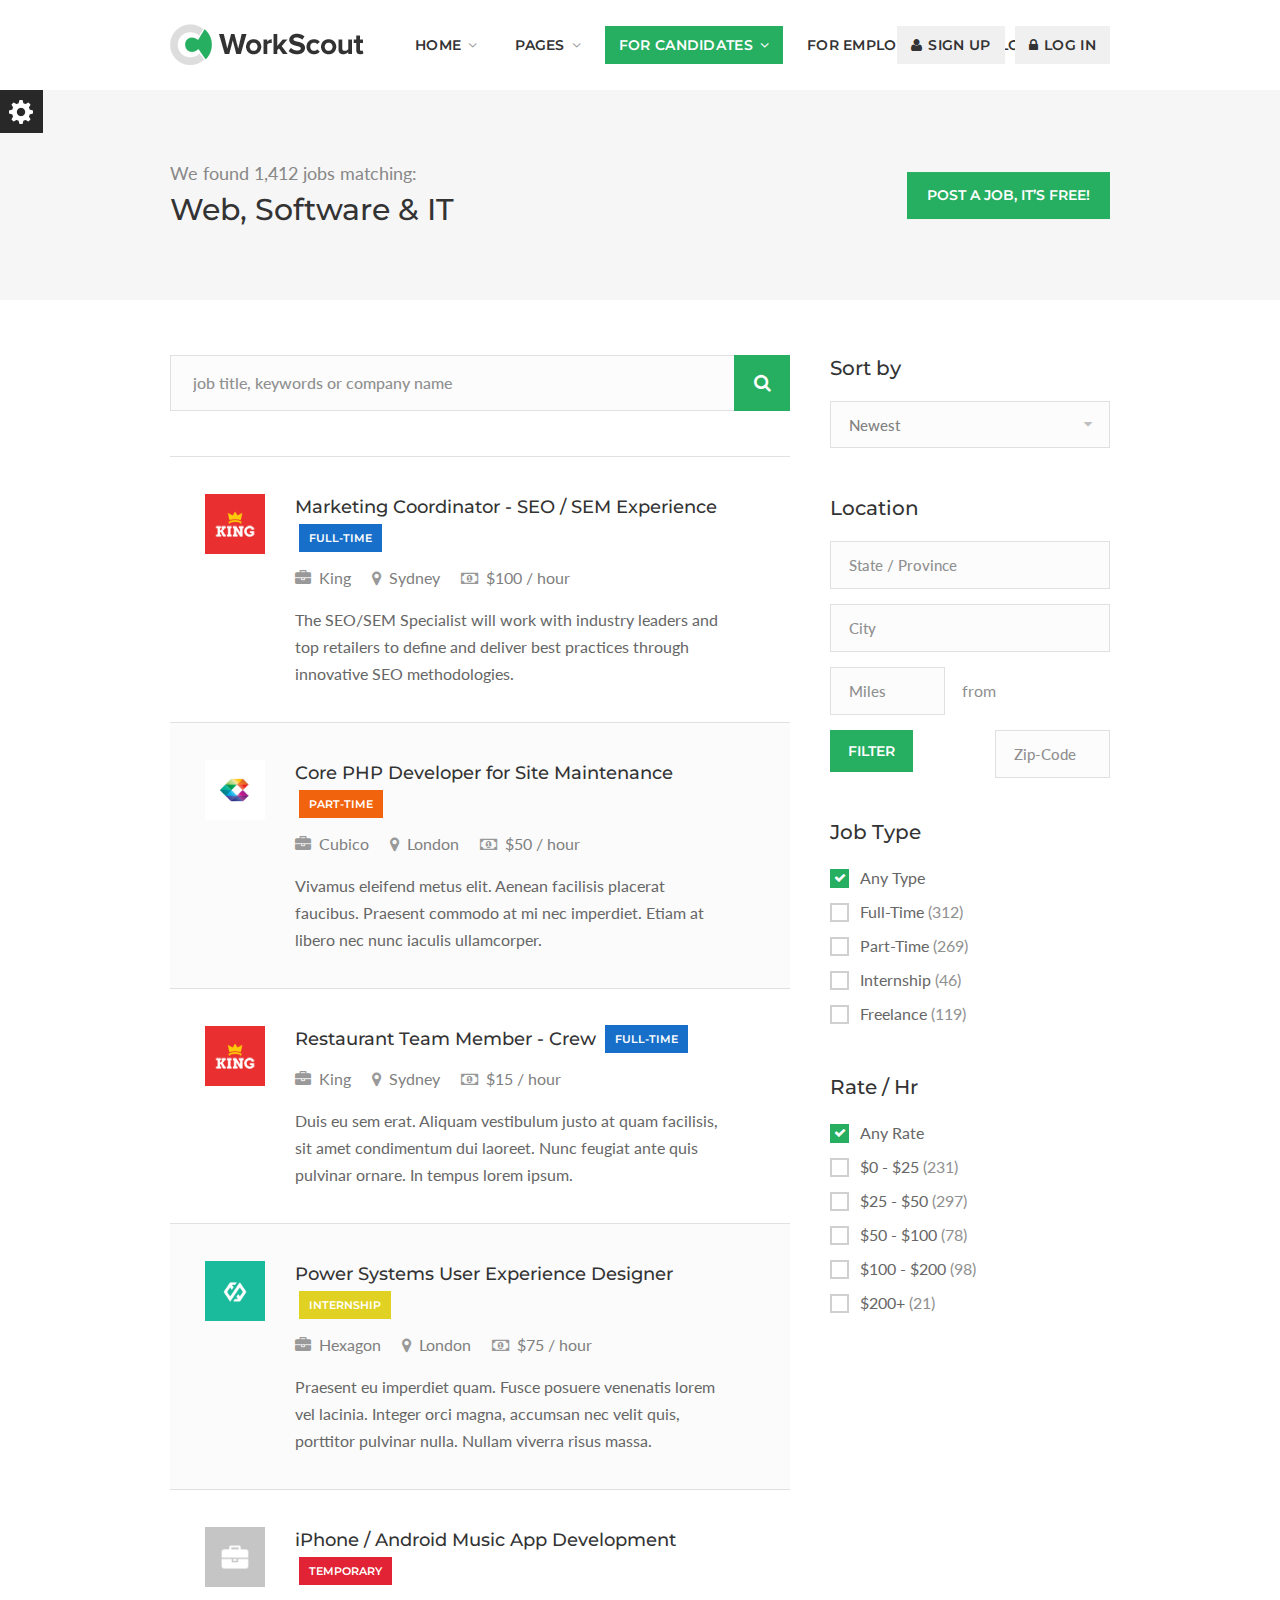
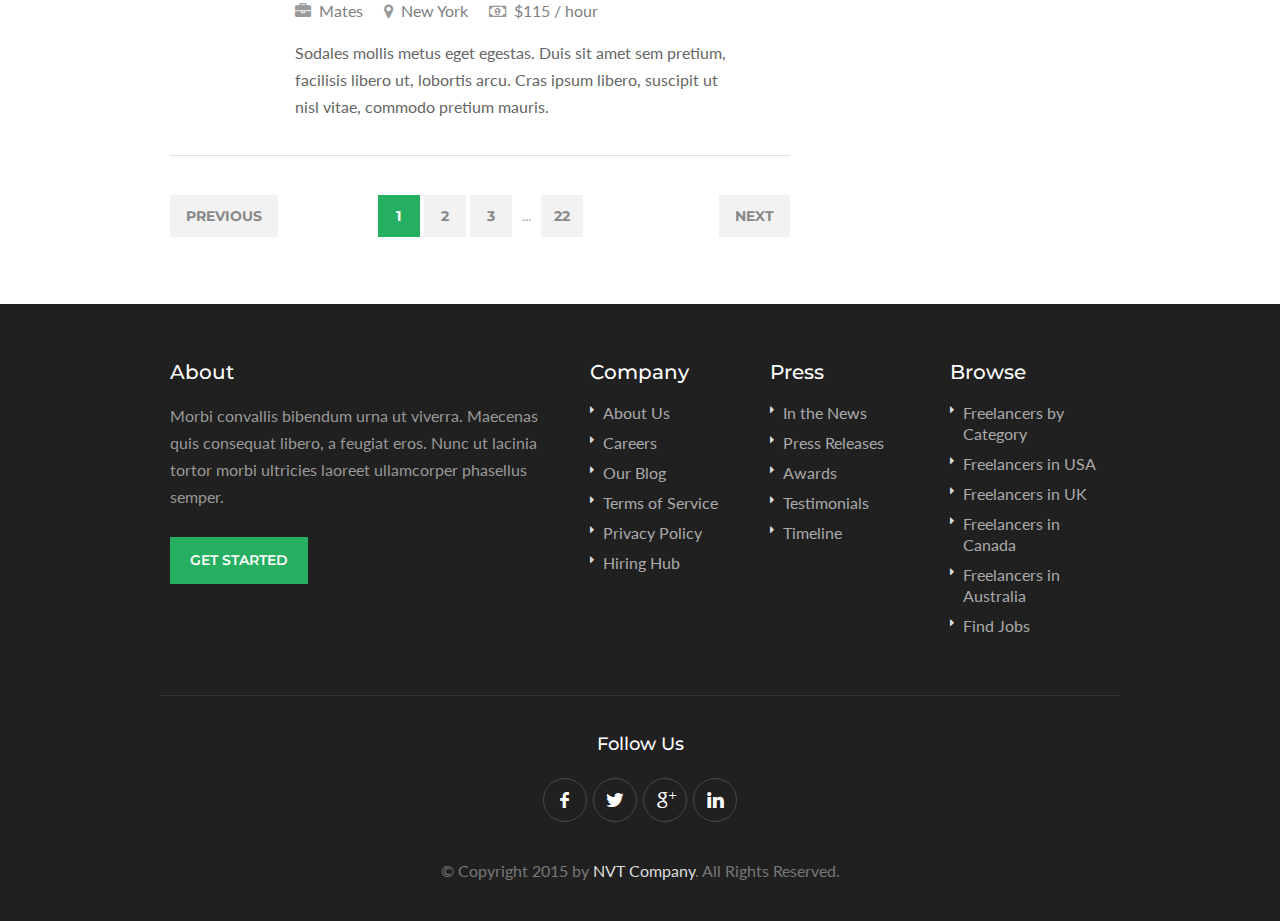
<file: Web/browse-jobs.html>
<!DOCTYPE html>
<!--[if IE 8 ]><html class="ie ie8" lang="en"> <![endif]-->
<!--[if (gte IE 9)|!(IE)]><!--><html lang="en"> <!--<![endif]-->
<head>

<!-- Basic Page Needs
================================================== -->
<meta charset="utf-8">
<title>Work Scout</title>

<!-- Mobile Specific Metas
================================================== -->
<meta name="viewport" content="width=device-width, initial-scale=1, maximum-scale=1">

<!-- CSS
================================================== -->
<link rel="stylesheet" href="css/style.css">
<link rel="stylesheet" href="css/colors/green.css" id="colors">

<!--[if lt IE 9]>
	<script src="http://html5shim.googlecode.com/svn/trunk/html5.js"></script>
<![endif]-->

</head>

<body>
<div id="wrapper">


<!-- Header
================================================== -->
<header class="sticky-header">
<div class="container">
	<div class="sixteen columns">

		<!-- Logo -->
		<div id="logo">
			<h1><a href="index.html"><img src="images/logo.png" alt="Work Scout" /></a></h1>
		</div>

		<!-- Menu -->
		<nav id="navigation" class="menu">
			<ul id="responsive">

				<li><a href="index.html">Home</a>
					<ul>
						<li><a href="index.html">Home #1</a></li>
						<li><a href="index-2.html">Home #2</a></li>
						<li><a href="index-3.html">Home #3</a></li>
						<li><a href="index-4.html">Home #4</a></li>
						<li><a href="index-5.html">Home #5</a></li>
					</ul>
				</li>

				<li><a href="#">Pages</a>
					<ul>
						<li><a href="job-page.html">Job Page</a></li>
						<li><a href="job-page-alt.html">Job Page Alternative</a></li>
						<li><a href="resume-page.html">Resume Page</a></li>
						<li><a href="shortcodes.html">Shortcodes</a></li>
						<li><a href="icons.html">Icons</a></li>
						<li><a href="pricing-tables.html">Pricing Tables</a></li>
						<li><a href="contact.html">Contact</a></li>
					</ul>
				</li>

				<li><a href="#" id="current">For Candidates</a>
					<ul>
						<li><a href="browse-jobs.html">Browse Jobs</a></li>
						<li><a href="browse-categories.html">Browse Categories</a></li>
						<li><a href="add-resume.html">Add Resume</a></li>
						<li><a href="manage-resumes.html">Manage Resumes</a></li>
						<li><a href="job-alerts.html">Job Alerts</a></li>
					</ul>
				</li>

				<li><a href="#">For Employers</a>
					<ul>
						<li><a href="add-job.html">Add Job</a></li>
						<li><a href="manage-jobs.html">Manage Jobs</a></li>
						<li><a href="manage-applications.html">Manage Applications</a></li>
						<li><a href="browse-resumes.html">Browse Resumes</a></li>
					</ul>
				</li>

				<li><a href="blog.html">Blog</a></li>
			</ul>


			<ul class="responsive float-right">
				<li><a href="my-account.html#tab2"><i class="fa fa-user"></i> Sign Up</a></li>
				<li><a href="my-account.html"><i class="fa fa-lock"></i> Log In</a></li>
			</ul>

		</nav>

		<!-- Navigation -->
		<div id="mobile-navigation">
			<a href="#menu" class="menu-trigger"><i class="fa fa-reorder"></i> Menu</a>
		</div>

	</div>
</div>
</header>
<div class="clearfix"></div>


<!-- Titlebar
================================================== -->
<div id="titlebar">
	<div class="container">
		<div class="ten columns">
			<span>We found 1,412 jobs matching:</span>
			<h2>Web, Software & IT</h2>
		</div>

		<div class="six columns">
			<a href="add-job.html" class="button">Post a Job, It’s Free!</a>
		</div>

	</div>
</div>


<!-- Content
================================================== -->
<div class="container">
	<!-- Recent Jobs -->
	<div class="eleven columns">
	<div class="padding-right">
		
		<form action="#" method="get" class="list-search">
			<button><i class="fa fa-search"></i></button>
			<input type="text" placeholder="job title, keywords or company name" value=""/>
			<div class="clearfix"></div>
		</form>

		<ul class="job-list full">

			<li><a href="job-page.html">
				<img src="images/job-list-logo-01.png" alt="">
				<div class="job-list-content">
					<h4>Marketing Coordinator - SEO / SEM Experience <span class="full-time">Full-Time</span></h4>
					<div class="job-icons">
						<span><i class="fa fa-briefcase"></i> King</span>
						<span><i class="fa fa-map-marker"></i> Sydney</span>
						<span><i class="fa fa-money"></i> $100 / hour</span>
					</div>
					<p>The SEO/SEM Specialist will work with industry leaders and top retailers to define and deliver best practices through innovative SEO methodologies.</p>
				</div>
				</a>
				<div class="clearfix"></div>
			</li>

			<li><a href="job-page.html">
				<img src="images/job-list-logo-02.png" alt="">
				<div class="job-list-content">
					<h4>Core PHP Developer for Site Maintenance <span class="part-time">Part-Time</span></h4>
					<div class="job-icons">
						<span><i class="fa fa-briefcase"></i> Cubico</span>
						<span><i class="fa fa-map-marker"></i> London</span>
						<span><i class="fa fa-money"></i> $50 / hour</span>
					</div>
					<p>Vivamus eleifend metus elit. Aenean facilisis placerat faucibus. Praesent commodo at mi nec imperdiet. Etiam at libero nec nunc iaculis ullamcorper.</p>
				</div>
				</a>
				<div class="clearfix"></div>
			</li>

			<li><a href="job-page-alt.html">
				<img src="images/job-list-logo-03.png" alt="">
				<div class="job-list-content">
					<h4>Restaurant Team Member - Crew <span class="full-time">Full-Time</span></h4>
					<div class="job-icons">
						<span><i class="fa fa-briefcase"></i> King</span>
						<span><i class="fa fa-map-marker"></i> Sydney</span>
						<span><i class="fa fa-money"></i> $15 / hour</span>
					</div>
					<p>Duis eu sem erat. Aliquam vestibulum justo at quam facilisis, sit amet condimentum dui laoreet. Nunc feugiat ante quis pulvinar ornare. In tempus lorem ipsum.</p>
				</div>
				</a>
				<div class="clearfix"></div>
			</li>

			<li><a href="job-page.html">
				<img src="images/job-list-logo-04.png" alt="">
				<div class="job-list-content">
					<h4>Power Systems User Experience Designer  <span class="internship">Internship</span></h4>
					<div class="job-icons">
						<span><i class="fa fa-briefcase"></i> Hexagon</span>
						<span><i class="fa fa-map-marker"></i> London</span>
						<span><i class="fa fa-money"></i> $75 / hour</span>
					</div>
					<p>Praesent eu imperdiet quam. Fusce posuere venenatis lorem vel lacinia. Integer orci magna, accumsan nec velit quis, porttitor pulvinar nulla. Nullam viverra risus massa.</p>
				</div>
				</a>
				<div class="clearfix"></div>
			</li>

			<li><a href="job-page-alt.html">
				<img src="images/job-list-logo-05.png" alt="">
				<div class="job-list-content">
					<h4>iPhone / Android Music App Development <span class="temporary">Temporary</span></h4>
					<div class="job-icons">
						<span><i class="fa fa-briefcase"></i> Mates</span>
						<span><i class="fa fa-map-marker"></i> New York</span>
						<span><i class="fa fa-money"></i> $115 / hour</span>
					</div>
					<p>Sodales mollis metus eget egestas. Duis sit amet sem pretium, facilisis libero ut, lobortis arcu. Cras ipsum libero, suscipit ut nisl vitae, commodo pretium mauris.</p>
				</div>
				</a>
				<div class="clearfix"></div>
			</li>
		</ul>
		<div class="clearfix"></div>

		<div class="pagination-container">
			<nav class="pagination">
				<ul>
					<li><a href="#" class="current-page">1</a></li>
					<li><a href="#">2</a></li>
					<li><a href="#">3</a></li>
					<li class="blank">...</li>
					<li><a href="#">22</a></li>
				</ul>
			</nav>

			<nav class="pagination-next-prev">
				<ul>
					<li><a href="#" class="prev">Previous</a></li>
					<li><a href="#" class="next">Next</a></li>
				</ul>
			</nav>
		</div>

	</div>
	</div>


	<!-- Widgets -->
	<div class="five columns">

		<!-- Sort by -->
		<div class="widget">
			<h4>Sort by</h4>

			<!-- Select -->
			<select data-placeholder="Choose Category" class="chosen-select-no-single">
				<option selected="selected" value="recent">Newest</option>
				<option value="oldest">Oldest</option>
				<option value="expiry">Expiring Soon</option>
				<option value="ratehigh">Hourly Rate – Highest First</option>
				<option value="ratelow">Hourly Rate – Lowest First</option>
			</select>

		</div>

		<!-- Location -->
		<div class="widget">
			<h4>Location</h4>
			<form action="#" method="get">
				<input type="text" placeholder="State / Province" value=""/>
				<input type="text" placeholder="City" value=""/>

				<input type="text" class="miles" placeholder="Miles" value=""/>
				<label for="zip-code" class="from">from</label>
				<input type="text" id="zip-code" class="zip-code" placeholder="Zip-Code" value=""/><br>

				<button class="button">Filter</button>
			</form>
		</div>

		<!-- Job Type -->
		<div class="widget">
			<h4>Job Type</h4>

			<ul class="checkboxes">
				<li>
					<input id="check-1" type="checkbox" name="check" value="check-1" checked>
					<label for="check-1">Any Type</label>
				</li>
				<li>
					<input id="check-2" type="checkbox" name="check" value="check-2">
					<label for="check-2">Full-Time <span>(312)</span></label>
				</li>
				<li>
					<input id="check-3" type="checkbox" name="check" value="check-3">
					<label for="check-3">Part-Time <span>(269)</span></label>
				</li>
				<li>
					<input id="check-4" type="checkbox" name="check" value="check-4">
					<label for="check-4">Internship <span>(46)</span></label>
				</li>
				<li>
					<input id="check-5" type="checkbox" name="check" value="check-5">
					<label for="check-5">Freelance <span>(119)</span></label>
				</li>
			</ul>

		</div>

		<!-- Rate/Hr -->
		<div class="widget">
			<h4>Rate / Hr</h4>

			<ul class="checkboxes">
				<li>
					<input id="check-6" type="checkbox" name="check" value="check-6" checked>
					<label for="check-6">Any Rate</label>
				</li>
				<li>
					<input id="check-7" type="checkbox" name="check" value="check-7">
					<label for="check-7">$0 - $25 <span>(231)</span></label>
				</li>
				<li>
					<input id="check-8" type="checkbox" name="check" value="check-8">
					<label for="check-8">$25 - $50 <span>(297)</span></label>
				</li>
				<li>
					<input id="check-9" type="checkbox" name="check" value="check-9">
					<label for="check-9">$50 - $100 <span>(78)</span></label>
				</li>
				<li>
					<input id="check-10" type="checkbox" name="check" value="check-10">
					<label for="check-10">$100 - $200 <span>(98)</span></label>
				</li>
				<li>
					<input id="check-11" type="checkbox" name="check" value="check-11">
					<label for="check-11">$200+ <span>(21)</span></label>
				</li>
			</ul>

		</div>



	</div>
	<!-- Widgets / End -->


</div>


<!-- Footer
================================================== -->
<div class="margin-top-25"></div>

<div id="footer">
	<!-- Main -->
	<div class="container">

		<div class="seven columns">
			<h4>About</h4>
			<p>Morbi convallis bibendum urna ut viverra. Maecenas quis consequat libero, a feugiat eros. Nunc ut lacinia tortor morbi ultricies laoreet ullamcorper phasellus semper.</p>
			<a href="#" class="button">Get Started</a>
		</div>

		<div class="three columns">
			<h4>Company</h4>
			<ul class="footer-links">
				<li><a href="#">About Us</a></li>
				<li><a href="#">Careers</a></li>
				<li><a href="#">Our Blog</a></li>
				<li><a href="#">Terms of Service</a></li>
				<li><a href="#">Privacy Policy</a></li>
				<li><a href="#">Hiring Hub</a></li>
			</ul>
		</div>
		
		<div class="three columns">
			<h4>Press</h4>
			<ul class="footer-links">
				<li><a href="#">In the News</a></li>
				<li><a href="#">Press Releases</a></li>
				<li><a href="#">Awards</a></li>
				<li><a href="#">Testimonials</a></li>
				<li><a href="#">Timeline</a></li>
			</ul>
		</div>		

		<div class="three columns">
			<h4>Browse</h4>
			<ul class="footer-links">
				<li><a href="#">Freelancers by Category</a></li>
				<li><a href="#">Freelancers in USA</a></li>
				<li><a href="#">Freelancers in UK</a></li>
				<li><a href="#">Freelancers in Canada</a></li>
				<li><a href="#">Freelancers in Australia</a></li>
				<li><a href="#">Find Jobs</a></li>

			</ul>
		</div>

	</div>

	<!-- Bottom -->
	<div class="container">
		<div class="footer-bottom">
			<div class="sixteen columns">
				<h4>Follow Us</h4>
				<ul class="social-icons">
					<li><a class="facebook" href="#"><i class="icon-facebook"></i></a></li>
					<li><a class="twitter" href="#"><i class="icon-twitter"></i></a></li>
					<li><a class="gplus" href="#"><i class="icon-gplus"></i></a></li>
					<li><a class="linkedin" href="#"><i class="icon-linkedin"></i></a></li>
				</ul>
				<div class="copyrights">©  Copyright 2015 by <a href="#">NVT Company</a>. All Rights Reserved.</div>
			</div>
		</div>
	</div>

</div>

<!-- Back To Top Button -->
<div id="backtotop"><a href="#"></a></div>

</div>
<!-- Wrapper / End -->


<!-- Scripts
================================================== -->
<script src="scripts/jquery-2.1.3.min.js"></script>
<script src="scripts/custom.js"></script>
<script src="scripts/jquery.superfish.js"></script>
<script src="scripts/jquery.themepunch.tools.min.js"></script>
<script src="scripts/jquery.themepunch.revolution.min.js"></script>
<script src="scripts/jquery.themepunch.showbizpro.min.js"></script>
<script src="scripts/jquery.flexslider-min.js"></script>
<script src="scripts/chosen.jquery.min.js"></script>
<script src="scripts/jquery.magnific-popup.min.js"></script>
<script src="scripts/waypoints.min.js"></script>
<script src="scripts/jquery.counterup.min.js"></script>
<script src="scripts/jquery.jpanelmenu.js"></script>
<script src="scripts/stacktable.js"></script>
<script src="scripts/headroom.min.js"></script>


<!-- Style Switcher
================================================== -->
<script src="scripts/switcher.js"></script>

<div id="style-switcher">
	<h2>Style Switcher <a href="#"></a></h2>
	
	<div>
		<h3>Predefined Colors</h3>
		<ul class="colors" id="color1">
			<li><a href="#" class="green" title="Green"></a></li>
			<li><a href="#" class="blue" title="Blue"></a></li>
			<li><a href="#" class="orange" title="Orange"></a></li>
			<li><a href="#" class="navy" title="Navy"></a></li>
			<li><a href="#" class="yellow" title="Yellow"></a></li>
			<li><a href="#" class="peach" title="Peach"></a></li>
			<li><a href="#" class="beige" title="Beige"></a></li>
			<li><a href="#" class="purple" title="Purple"></a></li>
			<li><a href="#" class="celadon" title="Celadon"></a></li>
			<li><a href="#" class="pink" title="Pink"></a></li>
			<li><a href="#" class="red" title="Red"></a></li>
			<li><a href="#" class="brown" title="Brown"></a></li>
			<li><a href="#" class="cherry" title="Cherry"></a></li>
			<li><a href="#" class="cyan" title="Cyan"></a></li>
			<li><a href="#" class="gray" title="Gray"></a></li>
			<li><a href="#" class="olive" title="Olive"></a></li>
		</ul>
		
		<h3>Layout Style</h3>
		<div class="layout-style">
			<select id="layout-style"> 
				<option value="2">Wide</option>
				<option value="1">Boxed</option>
			</select>
		</div>
			
		<h3>Header Style</h3>
		<div class="layout-style">
			<select id="header-style"> 
				<option value="1">Style 1</option>
				<option value="2">Style 2</option>
				<option value="3">Style 3</option>
			</select>
		</div>
	
		<h3>Background Image</h3>
		<ul class="colors bg" id="bg">
			<li><a href="#" class="bg1"></a></li>
			<li><a href="#" class="bg2"></a></li>
			<li><a href="#" class="bg3"></a></li>
			<li><a href="#" class="bg4"></a></li>
			<li><a href="#" class="bg5"></a></li>
			<li><a href="#" class="bg6"></a></li>
			<li><a href="#" class="bg7"></a></li>
			<li><a href="#" class="bg8"></a></li>
			<li><a href="#" class="bg9"></a></li>
			<li><a href="#" class="bg10"></a></li>
			<li><a href="#" class="bg11"></a></li>
			<li><a href="#" class="bg12"></a></li>
			<li><a href="#" class="bg13"></a></li>
			<li><a href="#" class="bg14"></a></li>
			<li><a href="#" class="bg15"></a></li>
			<li><a href="#" class="bg16"></a></li>
		</ul>
		
		<h3>Background Color</h3>
		<ul class="colors bgsolid" id="bgsolid">
			<li><a href="#" class="green-bg" title="Green"></a></li>
			<li><a href="#" class="blue-bg" title="Blue"></a></li>
			<li><a href="#" class="orange-bg" title="Orange"></a></li>
			<li><a href="#" class="navy-bg" title="Navy"></a></li>
			<li><a href="#" class="yellow-bg" title="Yellow"></a></li>
			<li><a href="#" class="peach-bg" title="Peach"></a></li>
			<li><a href="#" class="beige-bg" title="Beige"></a></li>
			<li><a href="#" class="purple-bg" title="Purple"></a></li>
			<li><a href="#" class="red-bg" title="Red"></a></li>
			<li><a href="#" class="pink-bg" title="Pink"></a></li>
			<li><a href="#" class="celadon-bg" title="Celadon"></a></li>
			<li><a href="#" class="brown-bg" title="Brown"></a></li>
			<li><a href="#" class="cherry-bg" title="Cherry"></a></li>
			<li><a href="#" class="cyan-bg" title="Cyan"></a></li>
			<li><a href="#" class="gray-bg" title="Gray"></a></li>
			<li><a href="#" class="olive-bg" title="Olive"></a></li>
		</ul>
	</div>
	
	<div id="reset"><a href="#" class="button color">Reset</a></div>
		
</div>


</body>
</html>
</file>
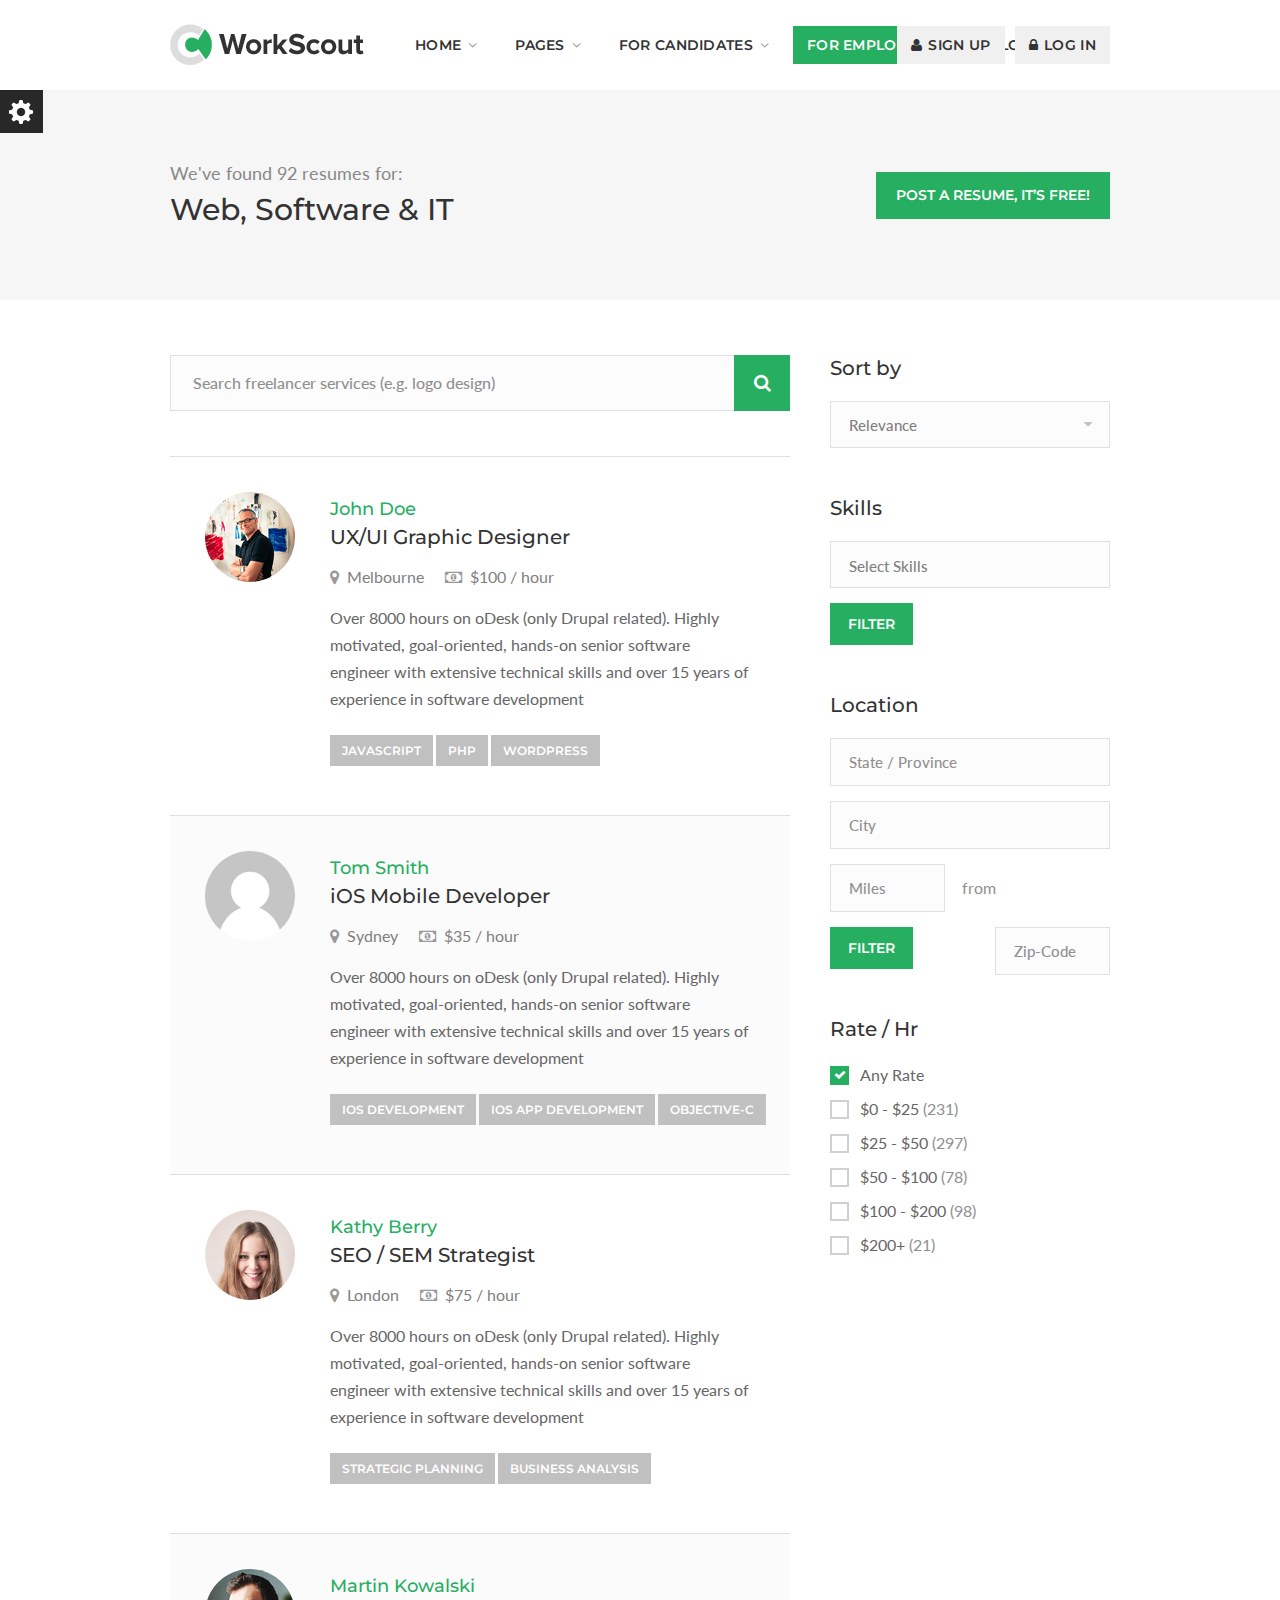
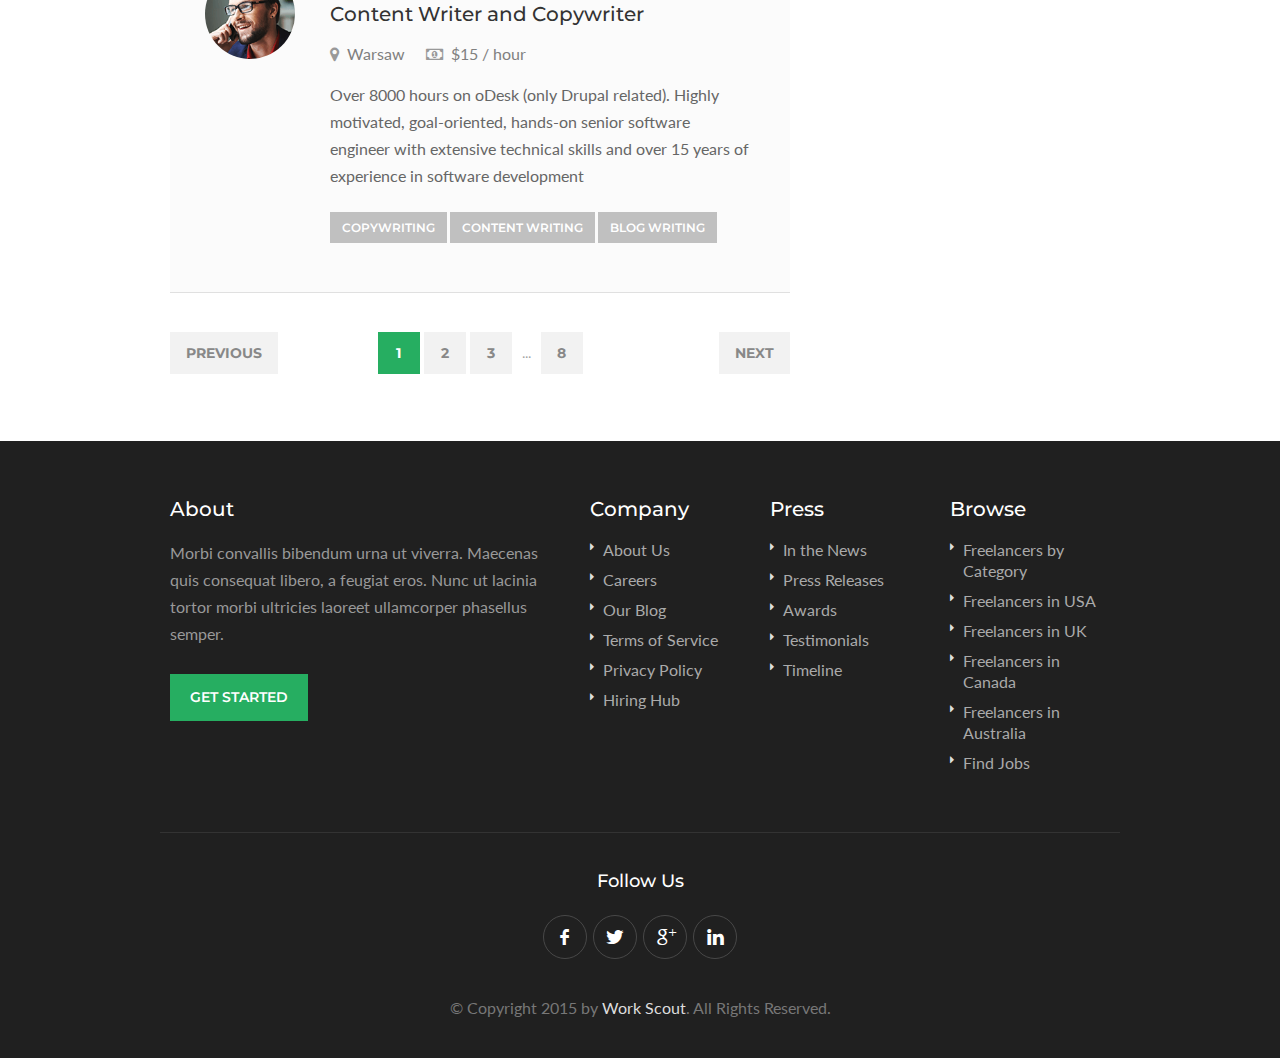
<file: Web/browse-resumes.html>
<!DOCTYPE html>
<!--[if IE 8 ]><html class="ie ie8" lang="en"> <![endif]-->
<!--[if (gte IE 9)|!(IE)]><!--><html lang="en"> <!--<![endif]-->
<head>

<!-- Basic Page Needs
================================================== -->
<meta charset="utf-8">
<title>Work Scout</title>

<!-- Mobile Specific Metas
================================================== -->
<meta name="viewport" content="width=device-width, initial-scale=1, maximum-scale=1">

<!-- CSS
================================================== -->
<link rel="stylesheet" href="css/style.css">
<link rel="stylesheet" href="css/colors/green.css" id="colors">

<!--[if lt IE 9]>
	<script src="http://html5shim.googlecode.com/svn/trunk/html5.js"></script>
<![endif]-->

</head>

<body>
<div id="wrapper">


<!-- Header
================================================== -->
<header class="sticky-header">
<div class="container">
	<div class="sixteen columns">

		<!-- Logo -->
		<div id="logo">
			<h1><a href="index.html"><img src="images/logo.png" alt="Work Scout" /></a></h1>
		</div>

		<!-- Menu -->
		<nav id="navigation" class="menu">
			<ul id="responsive">

				<li><a href="index.html">Home</a>
					<ul>
						<li><a href="index.html">Home #1</a></li>
						<li><a href="index-2.html">Home #2</a></li>
						<li><a href="index-3.html">Home #3</a></li>
						<li><a href="index-4.html">Home #4</a></li>
						<li><a href="index-5.html">Home #5</a></li>
					</ul>
				</li>

				<li><a href="#">Pages</a>
					<ul>
						<li><a href="job-page.html">Job Page</a></li>
						<li><a href="job-page-alt.html">Job Page Alternative</a></li>
						<li><a href="resume-page.html">Resume Page</a></li>
						<li><a href="shortcodes.html">Shortcodes</a></li>
						<li><a href="icons.html">Icons</a></li>
						<li><a href="pricing-tables.html">Pricing Tables</a></li>
						<li><a href="contact.html">Contact</a></li>
					</ul>
				</li>

				<li><a href="#">For Candidates</a>
					<ul>
						<li><a href="browse-jobs.html">Browse Jobs</a></li>
						<li><a href="browse-categories.html">Browse Categories</a></li>
						<li><a href="add-resume.html">Add Resume</a></li>
						<li><a href="manage-resumes.html">Manage Resumes</a></li>
						<li><a href="job-alerts.html">Job Alerts</a></li>
					</ul>
				</li>

				<li><a href="#" id="current">For Employers</a>
					<ul>
						<li><a href="add-job.html">Add Job</a></li>
						<li><a href="manage-jobs.html">Manage Jobs</a></li>
						<li><a href="manage-applications.html">Manage Applications</a></li>
						<li><a href="browse-resumes.html">Browse Resumes</a></li>
					</ul>
				</li>

				<li><a href="blog.html">Blog</a></li>
			</ul>


			<ul class="responsive float-right">
				<li><a href="my-account.html#tab2"><i class="fa fa-user"></i> Sign Up</a></li>
				<li><a href="my-account.html"><i class="fa fa-lock"></i> Log In</a></li>
			</ul>

		</nav>

		<!-- Navigation -->
		<div id="mobile-navigation">
			<a href="#menu" class="menu-trigger"><i class="fa fa-reorder"></i> Menu</a>
		</div>

	</div>
</div>
</header>
<div class="clearfix"></div>


<!-- Titlebar
================================================== -->
<div id="titlebar">
	<div class="container">
		<div class="ten columns">
			<span>We've found 92 resumes for:</span>
			<h2>Web, Software & IT</h2>
		</div>

		<div class="six columns">
			<a href="add-resume.html" class="button">Post a Resume, It’s Free!</a>
		</div>

	</div>
</div>


<!-- Content
================================================== -->
<div class="container">
	<!-- Recent Jobs -->
	<div class="eleven columns">
	<div class="padding-right">
		
		<form action="#" method="get" class="list-search">
			<button><i class="fa fa-search"></i></button>
			<input type="text" placeholder="Search freelancer services (e.g. logo design)" value=""/>
			<div class="clearfix"></div>
		</form>

		<ul class="resumes-list">

			<li><a href="resume-page.html">
				<img src="images/resumes-list-avatar-01.png" alt="">
				<div class="resumes-list-content">
					<h4>John Doe <span>UX/UI Graphic Designer</span></h4>
					<span><i class="fa fa-map-marker"></i> Melbourne</span>
					<span><i class="fa fa-money"></i> $100 / hour</span>
					<p>Over 8000 hours on oDesk (only Drupal related). Highly motivated, goal-oriented, hands-on senior software engineer with extensive technical skills and over 15 years of experience in software development</p>

					<div class="skills">
						<span>JavaScript</span>
						<span>PHP</span>
						<span>WordPress</span>
					</div>
					<div class="clearfix"></div>

				</div>
				</a>
				<div class="clearfix"></div>
			</li>
			
			<li><a href="resume-page.html">
				<img src="images/avatar-placeholder.png" alt="">
				<div class="resumes-list-content">
					<h4>Tom Smith <span>iOS Mobile Developer</span></h4>
					<span><i class="fa fa-map-marker"></i> Sydney</span>
					<span><i class="fa fa-money"></i> $35 / hour</span>
					<p>Over 8000 hours on oDesk (only Drupal related). Highly motivated, goal-oriented, hands-on senior software engineer with extensive technical skills and over 15 years of experience in software development</p>

					<div class="skills">
						<span>iOS Development</span>
						<span>iOS App Development</span>
						<span>Objective-C</span>
					</div>
					<div class="clearfix"></div>

				</div>
				</a>
				<div class="clearfix"></div>
			</li>	
					
			<li><a href="resume-page.html">
				<img src="images/resumes-list-avatar-02.png" alt="">
				<div class="resumes-list-content">
					<h4>Kathy Berry <span>SEO / SEM Strategist</span></h4>
					<span><i class="fa fa-map-marker"></i> London</span>
					<span><i class="fa fa-money"></i> $75 / hour</span>
					<p>Over 8000 hours on oDesk (only Drupal related). Highly motivated, goal-oriented, hands-on senior software engineer with extensive technical skills and over 15 years of experience in software development</p>

					<div class="skills">
						<span>Strategic planning</span>
						<span>Business Analysis</span>
					</div>
					<div class="clearfix"></div>

				</div>
				</a>
				<div class="clearfix"></div>
			</li>
			
			<li><a href="resume-page.html">
				<img src="images/resumes-list-avatar-03.png" alt="">
				<div class="resumes-list-content">
					<h4>Martin Kowalski <span>Content Writer and Copywriter</span></h4>
					<span><i class="fa fa-map-marker"></i> Warsaw</span>
					<span><i class="fa fa-money"></i> $15 / hour</span>
					<p>Over 8000 hours on oDesk (only Drupal related). Highly motivated, goal-oriented, hands-on senior software engineer with extensive technical skills and over 15 years of experience in software development</p>

					<div class="skills">
						<span>Copywriting</span>
						<span>Content Writing</span>
						<span>Blog Writing</span>
					</div>
					<div class="clearfix"></div>

				</div>
				</a>
				<div class="clearfix"></div>
			</li>	

		</ul>
		<div class="clearfix"></div>

		<div class="pagination-container">
			<nav class="pagination">
				<ul>
					<li><a href="#" class="current-page">1</a></li>
					<li><a href="#">2</a></li>
					<li><a href="#">3</a></li>
					<li class="blank">...</li>
					<li><a href="#">8</a></li>
				</ul>
			</nav>

			<nav class="pagination-next-prev">
				<ul>
					<li><a href="#" class="prev">Previous</a></li>
					<li><a href="#" class="next">Next</a></li>
				</ul>
			</nav>
		</div>

	</div>
	</div>


	<!-- Widgets -->
	<div class="five columns">

		<!-- Sort by -->
		<div class="widget">
			<h4>Sort by</h4>

			<!-- Select -->
			<select data-placeholder="Choose Category" class="chosen-select-no-single">
				<option selected="selected" value="recent">Relevance</option>
				<option value="">Hourly Rate – Highest First</option>
				<option value="">Hourly Rate – Lowest First</option>
			</select>

		</div>

		<!-- Skills -->
		<div class="widget">
			<h4>Skills</h4>

			<!-- Select -->
			<form action="#" method="get">
				<select data-placeholder="Select Skills" class="chosen-select" multiple>
					<option value="">Adobe Photoshop</option>
					<option value="">PHP</option>
					<option value="">HTML</option>
					<option value="">CSS</option>
					<option value="">JavaScript</option>
					<option value="">jQuery</option>
					<option value="">MySQL</option>
					<option value="">WordPress</option>
				</select>
				<div class="margin-top-15"></div>
				<button class="button">Filter</button>
			</form>
		</div>

		<!-- Location -->
		<div class="widget">
			<h4>Location</h4>
			<form action="#" method="get">
				<input type="text" placeholder="State / Province" value=""/>
				<input type="text" placeholder="City" value=""/>

				<input type="text" class="miles" placeholder="Miles" value=""/>
				<label for="zip-code" class="from">from</label>
				<input type="text" id="zip-code" class="zip-code" placeholder="Zip-Code" value=""/><br>

				<button class="button">Filter</button>
			</form>
		</div>

		<!-- Rate/Hr -->
		<div class="widget">
			<h4>Rate / Hr</h4>

			<ul class="checkboxes">
				<li>
					<input id="check-6" type="checkbox" name="check" value="check-6" checked>
					<label for="check-6">Any Rate</label>
				</li>
				<li>
					<input id="check-7" type="checkbox" name="check" value="check-7">
					<label for="check-7">$0 - $25 <span>(231)</span></label>
				</li>
				<li>
					<input id="check-8" type="checkbox" name="check" value="check-8">
					<label for="check-8">$25 - $50 <span>(297)</span></label>
				</li>
				<li>
					<input id="check-9" type="checkbox" name="check" value="check-9">
					<label for="check-9">$50 - $100 <span>(78)</span></label>
				</li>
				<li>
					<input id="check-10" type="checkbox" name="check" value="check-10">
					<label for="check-10">$100 - $200 <span>(98)</span></label>
				</li>
				<li>
					<input id="check-11" type="checkbox" name="check" value="check-11">
					<label for="check-11">$200+ <span>(21)</span></label>
				</li>
			</ul>

		</div>



	</div>
	<!-- Widgets / End -->


</div>


<!-- Footer
================================================== -->
<div class="margin-top-25"></div>

<div id="footer">
	<!-- Main -->
	<div class="container">

		<div class="seven columns">
			<h4>About</h4>
			<p>Morbi convallis bibendum urna ut viverra. Maecenas quis consequat libero, a feugiat eros. Nunc ut lacinia tortor morbi ultricies laoreet ullamcorper phasellus semper.</p>
			<a href="#" class="button">Get Started</a>
		</div>

		<div class="three columns">
			<h4>Company</h4>
			<ul class="footer-links">
				<li><a href="#">About Us</a></li>
				<li><a href="#">Careers</a></li>
				<li><a href="#">Our Blog</a></li>
				<li><a href="#">Terms of Service</a></li>
				<li><a href="#">Privacy Policy</a></li>
				<li><a href="#">Hiring Hub</a></li>
			</ul>
		</div>
		
		<div class="three columns">
			<h4>Press</h4>
			<ul class="footer-links">
				<li><a href="#">In the News</a></li>
				<li><a href="#">Press Releases</a></li>
				<li><a href="#">Awards</a></li>
				<li><a href="#">Testimonials</a></li>
				<li><a href="#">Timeline</a></li>
			</ul>
		</div>		

		<div class="three columns">
			<h4>Browse</h4>
			<ul class="footer-links">
				<li><a href="#">Freelancers by Category</a></li>
				<li><a href="#">Freelancers in USA</a></li>
				<li><a href="#">Freelancers in UK</a></li>
				<li><a href="#">Freelancers in Canada</a></li>
				<li><a href="#">Freelancers in Australia</a></li>
				<li><a href="#">Find Jobs</a></li>

			</ul>
		</div>

	</div>

	<!-- Bottom -->
	<div class="container">
		<div class="footer-bottom">
			<div class="sixteen columns">
				<h4>Follow Us</h4>
				<ul class="social-icons">
					<li><a class="facebook" href="#"><i class="icon-facebook"></i></a></li>
					<li><a class="twitter" href="#"><i class="icon-twitter"></i></a></li>
					<li><a class="gplus" href="#"><i class="icon-gplus"></i></a></li>
					<li><a class="linkedin" href="#"><i class="icon-linkedin"></i></a></li>
				</ul>
				<div class="copyrights">©  Copyright 2015 by <a href="#">Work Scout</a>. All Rights Reserved.</div>
			</div>
		</div>
	</div>

</div>

<!-- Back To Top Button -->
<div id="backtotop"><a href="#"></a></div>

</div>
<!-- Wrapper / End -->


<!-- Scripts
================================================== -->
<script src="scripts/jquery-2.1.3.min.js"></script>
<script src="scripts/custom.js"></script>
<script src="scripts/jquery.superfish.js"></script>
<script src="scripts/jquery.themepunch.tools.min.js"></script>
<script src="scripts/jquery.themepunch.revolution.min.js"></script>
<script src="scripts/jquery.themepunch.showbizpro.min.js"></script>
<script src="scripts/jquery.flexslider-min.js"></script>
<script src="scripts/chosen.jquery.min.js"></script>
<script src="scripts/jquery.magnific-popup.min.js"></script>
<script src="scripts/waypoints.min.js"></script>
<script src="scripts/jquery.counterup.min.js"></script>
<script src="scripts/jquery.jpanelmenu.js"></script>
<script src="scripts/stacktable.js"></script>
<script src="scripts/headroom.min.js"></script>


<!-- Style Switcher
================================================== -->
<script src="scripts/switcher.js"></script>

<div id="style-switcher">
	<h2>Style Switcher <a href="#"></a></h2>
	
	<div>
		<h3>Predefined Colors</h3>
		<ul class="colors" id="color1">
			<li><a href="#" class="green" title="Green"></a></li>
			<li><a href="#" class="blue" title="Blue"></a></li>
			<li><a href="#" class="orange" title="Orange"></a></li>
			<li><a href="#" class="navy" title="Navy"></a></li>
			<li><a href="#" class="yellow" title="Yellow"></a></li>
			<li><a href="#" class="peach" title="Peach"></a></li>
			<li><a href="#" class="beige" title="Beige"></a></li>
			<li><a href="#" class="purple" title="Purple"></a></li>
			<li><a href="#" class="celadon" title="Celadon"></a></li>
			<li><a href="#" class="pink" title="Pink"></a></li>
			<li><a href="#" class="red" title="Red"></a></li>
			<li><a href="#" class="brown" title="Brown"></a></li>
			<li><a href="#" class="cherry" title="Cherry"></a></li>
			<li><a href="#" class="cyan" title="Cyan"></a></li>
			<li><a href="#" class="gray" title="Gray"></a></li>
			<li><a href="#" class="olive" title="Olive"></a></li>
		</ul>
		
		<h3>Layout Style</h3>
		<div class="layout-style">
			<select id="layout-style"> 
				<option value="2">Wide</option>
				<option value="1">Boxed</option>
			</select>
		</div>
			
		<h3>Header Style</h3>
		<div class="layout-style">
			<select id="header-style"> 
				<option value="1">Style 1</option>
				<option value="2">Style 2</option>
				<option value="3">Style 3</option>
			</select>
		</div>
	
		<h3>Background Image</h3>
		<ul class="colors bg" id="bg">
			<li><a href="#" class="bg1"></a></li>
			<li><a href="#" class="bg2"></a></li>
			<li><a href="#" class="bg3"></a></li>
			<li><a href="#" class="bg4"></a></li>
			<li><a href="#" class="bg5"></a></li>
			<li><a href="#" class="bg6"></a></li>
			<li><a href="#" class="bg7"></a></li>
			<li><a href="#" class="bg8"></a></li>
			<li><a href="#" class="bg9"></a></li>
			<li><a href="#" class="bg10"></a></li>
			<li><a href="#" class="bg11"></a></li>
			<li><a href="#" class="bg12"></a></li>
			<li><a href="#" class="bg13"></a></li>
			<li><a href="#" class="bg14"></a></li>
			<li><a href="#" class="bg15"></a></li>
			<li><a href="#" class="bg16"></a></li>
		</ul>
		
		<h3>Background Color</h3>
		<ul class="colors bgsolid" id="bgsolid">
			<li><a href="#" class="green-bg" title="Green"></a></li>
			<li><a href="#" class="blue-bg" title="Blue"></a></li>
			<li><a href="#" class="orange-bg" title="Orange"></a></li>
			<li><a href="#" class="navy-bg" title="Navy"></a></li>
			<li><a href="#" class="yellow-bg" title="Yellow"></a></li>
			<li><a href="#" class="peach-bg" title="Peach"></a></li>
			<li><a href="#" class="beige-bg" title="Beige"></a></li>
			<li><a href="#" class="purple-bg" title="Purple"></a></li>
			<li><a href="#" class="red-bg" title="Red"></a></li>
			<li><a href="#" class="pink-bg" title="Pink"></a></li>
			<li><a href="#" class="celadon-bg" title="Celadon"></a></li>
			<li><a href="#" class="brown-bg" title="Brown"></a></li>
			<li><a href="#" class="cherry-bg" title="Cherry"></a></li>
			<li><a href="#" class="cyan-bg" title="Cyan"></a></li>
			<li><a href="#" class="gray-bg" title="Gray"></a></li>
			<li><a href="#" class="olive-bg" title="Olive"></a></li>
		</ul>
	</div>
	
	<div id="reset"><a href="#" class="button color">Reset</a></div>
		
</div>


</body>
</html>
</file>
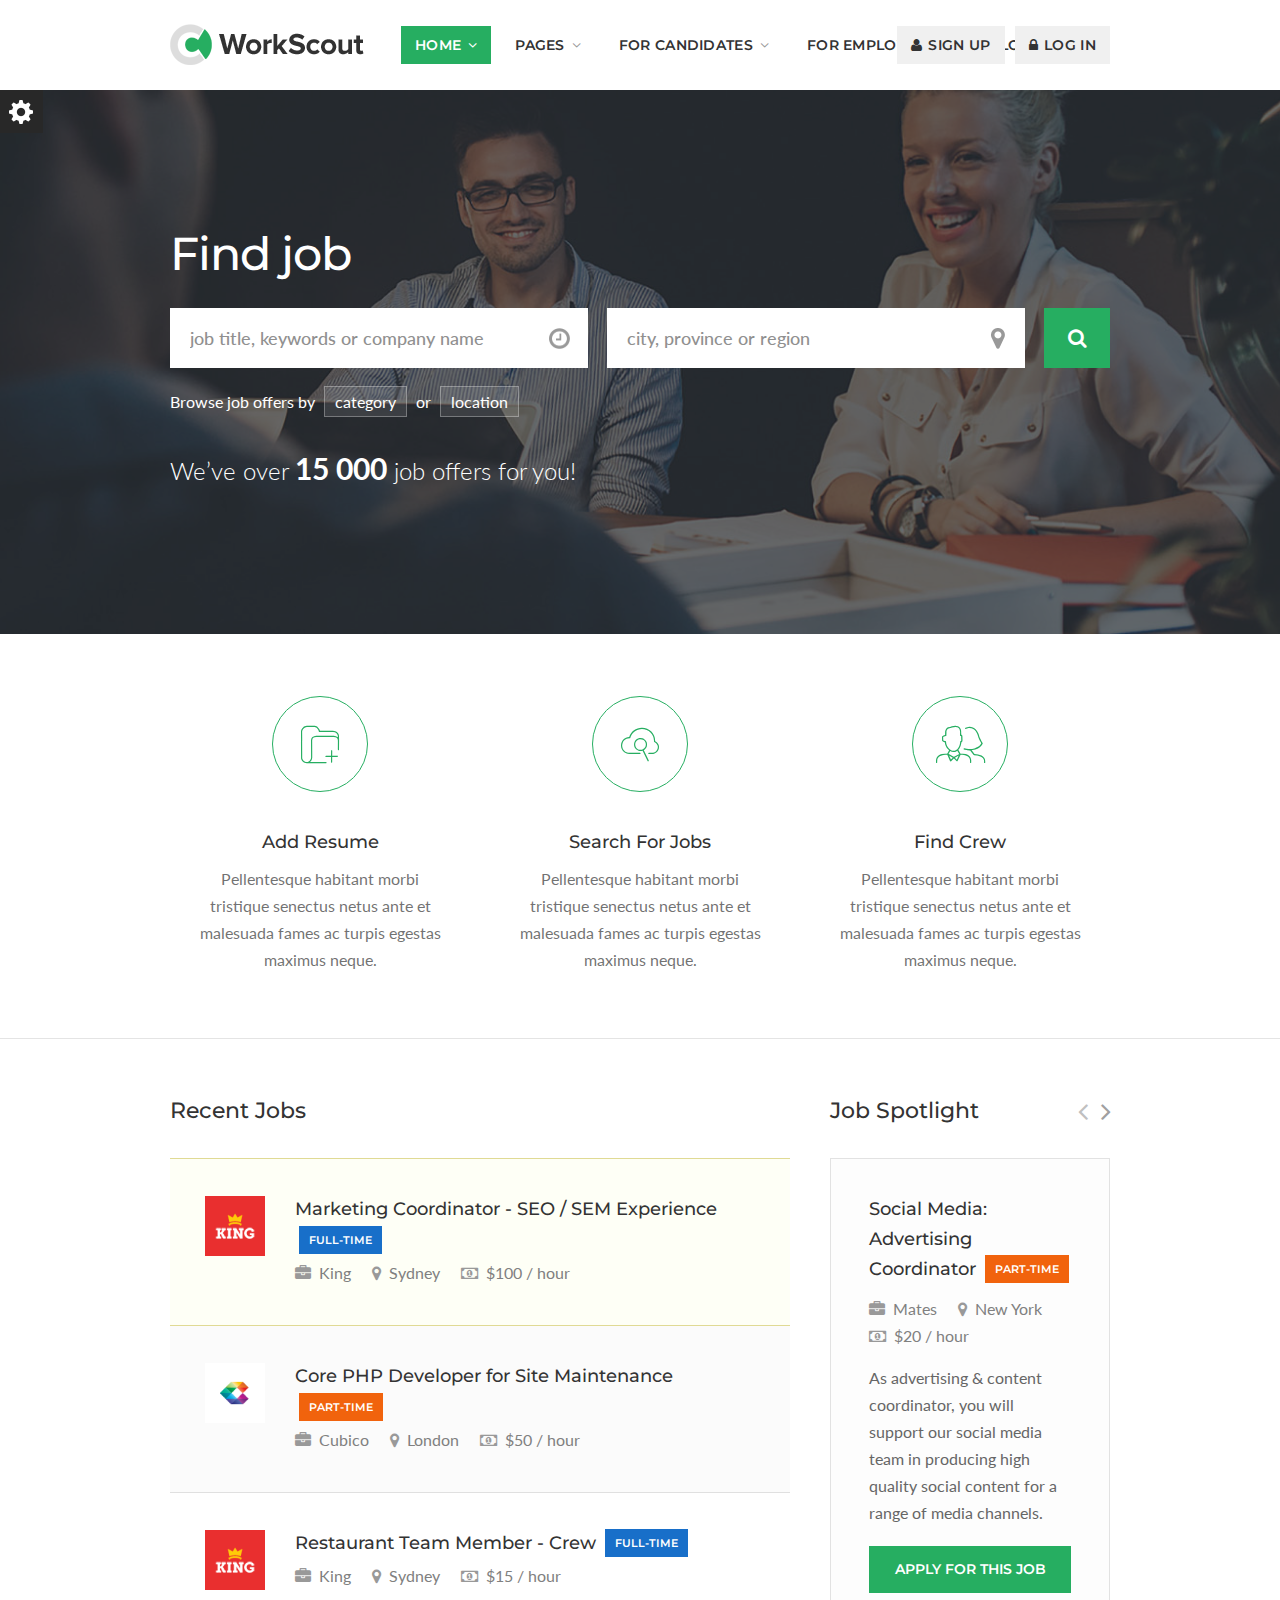
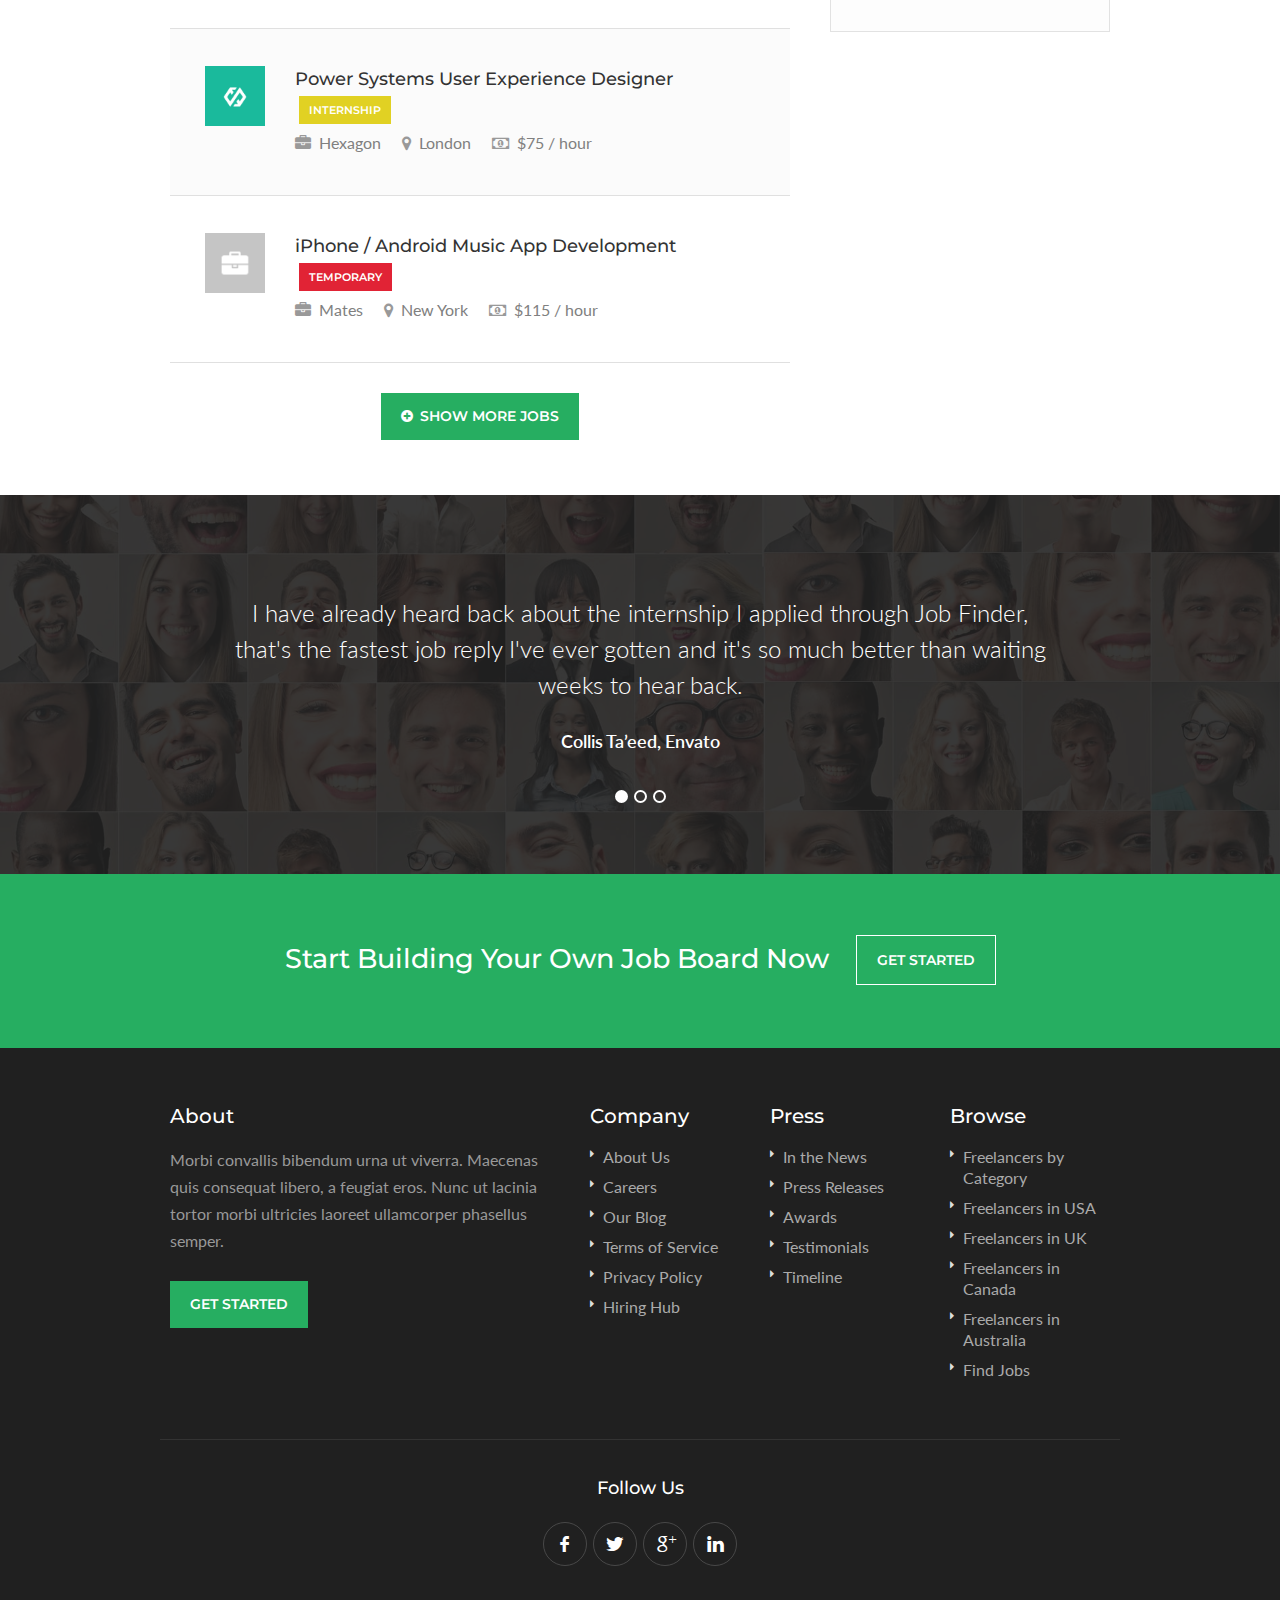
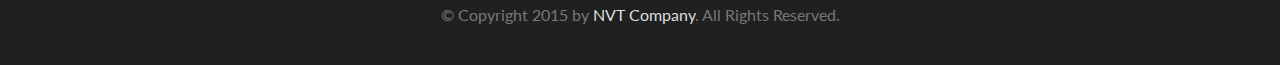
<file: Web/index-2.html>
﻿<!DOCTYPE html>
<!--[if IE 8 ]><html class="ie ie8" lang="en"> <![endif]-->
<!--[if (gte IE 9)|!(IE)]><!-->
<html lang="en">
 <!--<![endif]-->
<head>

    <!-- Basic Page Needs
    ================================================== -->
    <meta charset="utf-8">
    <title>Work Scout</title>

    <!-- Mobile Specific Metas
    ================================================== -->
    <meta name="viewport" content="width=device-width, initial-scale=1, maximum-scale=1">

    <!-- CSS
    ================================================== -->
    <link rel="stylesheet" href="css/style.css">
    <link rel="stylesheet" href="css/colors/green.css" id="colors">

    <!--[if lt IE 9]>
        <script src="http://html5shim.googlecode.com/svn/trunk/html5.js"></script>
    <![endif]-->

</head>

<body>
    <div id="wrapper">


        <!-- Header
        ================================================== -->
        <header class="sticky-header">
            <div class="container">
                <div class="sixteen columns">

                    <!-- Logo -->
                    <div id="logo">
                        <h1><a href="index.html"><img src="images/logo.png" alt="Work Scout" /></a></h1>
                    </div>

                    <!-- Menu -->
                    <nav id="navigation" class="menu">
                        <ul id="responsive">

                            <li>
                                <a href="index.html" id="current">Home</a>
                                <ul>
                                    <li><a href="index.html">Home #1</a></li>
                                    <li><a href="index-2.html">Home #2</a></li>
                                    <li><a href="index-3.html">Home #3</a></li>
                                    <li><a href="index-4.html">Home #4</a></li>
                                    <li><a href="index-5.html">Home #5</a></li>
                                </ul>
                            </li>

                            <li>
                                <a href="#">Pages</a>
                                <ul>
                                    <li><a href="job-page.html">Job Page</a></li>
                                    <li><a href="job-page-alt.html">Job Page Alternative</a></li>
                                    <li><a href="resume-page.html">Resume Page</a></li>
                                    <li><a href="shortcodes.html">Shortcodes</a></li>
                                    <li><a href="icons.html">Icons</a></li>
                                    <li><a href="pricing-tables.html">Pricing Tables</a></li>
                                    <li><a href="contact.html">Contact</a></li>
                                </ul>
                            </li>

                            <li>
                                <a href="#">For Candidates</a>
                                <ul>
                                    <li><a href="browse-jobs.html">Browse Jobs</a></li>
                                    <li><a href="browse-categories.html">Browse Categories</a></li>
                                    <li><a href="add-resume.html">Add Resume</a></li>
                                    <li><a href="manage-resumes.html">Manage Resumes</a></li>
                                    <li><a href="job-alerts.html">Job Alerts</a></li>
                                </ul>
                            </li>

                            <li>
                                <a href="#">For Employers</a>
                                <ul>
                                    <li><a href="add-job.html">Add Job</a></li>
                                    <li><a href="manage-jobs.html">Manage Jobs</a></li>
                                    <li><a href="manage-applications.html">Manage Applications</a></li>
                                    <li><a href="browse-resumes.html">Browse Resumes</a></li>
                                </ul>
                            </li>

                            <li><a href="blog.html">Blog</a></li>
                        </ul>


                        <ul class="float-right">
                            <li><a href="my-account.html#tab2"><i class="fa fa-user"></i> Sign Up</a></li>
                            <li><a href="my-account.html#tab1"><i class="fa fa-lock"></i> Log In</a></li>
                        </ul>

                    </nav>

                    <!-- Navigation -->
                    <div id="mobile-navigation">
                        <a href="#menu" class="menu-trigger"><i class="fa fa-reorder"></i> Menu</a>
                    </div>

                </div>
            </div>
        </header>
        <div class="clearfix"></div>


        <!-- Banner
        ================================================== -->
        <div id="banner" style="background-image: url(images/banner-home-01.jpg)" class="parallax background" data-img-width="2000" data-img-height="1330" data-diff="400">
            <div class="container">
                <div class="sixteen columns">

                    <div class="search-container">

                        <!-- Form -->
                        <h2>Find job</h2>
                        <input type="text" class="ico-01" placeholder="job title, keywords or company name" value="" />
                        <input type="text" class="ico-02" placeholder="city, province or region" value="" />
                        <button><i class="fa fa-search"></i></button>

                        <!-- Browse Jobs -->
                        <div class="browse-jobs">
                            Browse job offers by <a href="browse-categories.html"> category</a> or <a href="#">location</a>
                        </div>

                        <!-- Announce -->
                        <div class="announce">
                            We’ve over <strong>15 000</strong> job offers for you!
                        </div>

                    </div>

                </div>
            </div>
        </div>


        <!-- Content
        ================================================== -->
        <!-- Icon Boxes -->
        <div class="section-background top-0">
            <div class="container">

                <div class="one-third column">
                    <div class="icon-box rounded alt">
                        <i class="ln ln-icon-Folder-Add"></i>
                        <h4>Add Resume</h4>
                        <p>Pellentesque habitant morbi tristique senectus netus ante et malesuada fames ac turpis egestas maximus neque.</p>
                    </div>
                </div>

                <div class="one-third column">
                    <div class="icon-box rounded alt">
                        <i class="ln ln-icon-Search-onCloud"></i>
                        <h4>Search For Jobs</h4>
                        <p>Pellentesque habitant morbi tristique senectus netus ante et malesuada fames ac turpis egestas maximus neque.</p>
                    </div>
                </div>

                <div class="one-third column">
                    <div class="icon-box rounded alt">
                        <i class="ln ln-icon-Business-ManWoman"></i>
                        <h4>Find Crew</h4>
                        <p>Pellentesque habitant morbi tristique senectus netus ante et malesuada fames ac turpis egestas maximus neque.</p>
                    </div>
                </div>

            </div>
        </div>
        <!-- Icon Boxes / End -->


        <div class="container">

            <!-- Recent Jobs -->
            <div class="eleven columns">
                <div class="padding-right">
                    <h3 class="margin-bottom-25">Recent Jobs</h3>
                    <ul class="job-list">

                        <li class="highlighted">
                            <a href="job-page.html">
                                <img src="images/job-list-logo-01.png" alt="">
                                <div class="job-list-content">
                                    <h4>Marketing Coordinator - SEO / SEM Experience <span class="full-time">Full-Time</span></h4>
                                    <div class="job-icons">
                                        <span><i class="fa fa-briefcase"></i> King</span>
                                        <span><i class="fa fa-map-marker"></i> Sydney</span>
                                        <span><i class="fa fa-money"></i> $100 / hour</span>
                                    </div>
                                </div>
                            </a>
                            <div class="clearfix"></div>
                        </li>

                        <li>
                            <a href="job-page.html">
                                <img src="images/job-list-logo-02.png" alt="">
                                <div class="job-list-content">
                                    <h4>Core PHP Developer for Site Maintenance <span class="part-time">Part-Time</span></h4>
                                    <div class="job-icons">
                                        <span><i class="fa fa-briefcase"></i> Cubico</span>
                                        <span><i class="fa fa-map-marker"></i> London</span>
                                        <span><i class="fa fa-money"></i> $50 / hour</span>
                                    </div>
                                </div>
                            </a>
                            <div class="clearfix"></div>
                        </li>

                        <li>
                            <a href="job-page.html">
                                <img src="images/job-list-logo-03.png" alt="">
                                <div class="job-list-content">
                                    <h4>Restaurant Team Member - Crew <span class="full-time">Full-Time</span></h4>
                                    <div class="job-icons">
                                        <span><i class="fa fa-briefcase"></i> King</span>
                                        <span><i class="fa fa-map-marker"></i> Sydney</span>
                                        <span><i class="fa fa-money"></i> $15 / hour</span>
                                    </div>
                                </div>
                            </a>
                            <div class="clearfix"></div>
                        </li>

                        <li>
                            <a href="job-page.html">
                                <img src="images/job-list-logo-04.png" alt="">
                                <div class="job-list-content">
                                    <h4>Power Systems User Experience Designer  <span class="internship">Internship</span></h4>
                                    <div class="job-icons">
                                        <span><i class="fa fa-briefcase"></i> Hexagon</span>
                                        <span><i class="fa fa-map-marker"></i> London</span>
                                        <span><i class="fa fa-money"></i> $75 / hour</span>
                                    </div>
                                </div>
                            </a>
                            <div class="clearfix"></div>
                        </li>

                        <li>
                            <a href="job-page.html">
                                <img src="images/job-list-logo-05.png" alt="">
                                <div class="job-list-content">
                                    <h4>iPhone / Android Music App Development <span class="temporary">Temporary</span></h4>
                                    <div class="job-icons">
                                        <span><i class="fa fa-briefcase"></i> Mates</span>
                                        <span><i class="fa fa-map-marker"></i> New York</span>
                                        <span><i class="fa fa-money"></i> $115 / hour</span>
                                    </div>
                                </div>
                            </a>
                            <div class="clearfix"></div>
                        </li>
                    </ul>

                    <a href="browse-jobs.html" class="button centered"><i class="fa fa-plus-circle"></i> Show More Jobs</a>
                    <div class="margin-bottom-55"></div>
                </div>
            </div>

            <!-- Job Spotlight -->
            <div class="five columns">
                <h3 class="margin-bottom-5">Job Spotlight</h3>

                <!-- Navigation -->
                <div class="showbiz-navigation">
                    <div id="showbiz_left_1" class="sb-navigation-left"><i class="fa fa-angle-left"></i></div>
                    <div id="showbiz_right_1" class="sb-navigation-right"><i class="fa fa-angle-right"></i></div>
                </div>
                <div class="clearfix"></div>

                <!-- Showbiz Container -->
                <div id="job-spotlight" class="showbiz-container">
                    <div class="showbiz" data-left="#showbiz_left_1" data-right="#showbiz_right_1" data-play="#showbiz_play_1">
                        <div class="overflowholder">

                            <ul>

                                <li>
                                    <div class="job-spotlight">
                                        <a href="#"><h4>Social Media: Advertising Coordinator <span class="part-time">Part-Time</span></h4></a>
                                        <span><i class="fa fa-briefcase"></i> Mates</span>
                                        <span><i class="fa fa-map-marker"></i> New York</span>
                                        <span><i class="fa fa-money"></i> $20 / hour</span>
                                        <p>As advertising & content coordinator, you will support our social media team in producing high quality social content for a range of media channels.</p>
                                        <a href="job-page.html" class="button">Apply For This Job</a>
                                    </div>
                                </li>

                                <li>
                                    <div class="job-spotlight">
                                        <a href="#"><h4>Prestashop / WooCommerce Product Listing <span class="freelance">Freelance</span></h4></a>
                                        <span><i class="fa fa-briefcase"></i> King</span>
                                        <span><i class="fa fa-map-marker"></i> London</span>
                                        <span><i class="fa fa-money"></i> $25 / hour</span>
                                        <p>Etiam suscipit tellus ante, sit amet hendrerit magna varius in. Pellentesque lorem quis enim venenatis pellentesque.</p>
                                        <a href="job-page.html" class="button">Apply For This Job</a>
                                    </div>
                                </li>

                                <li>
                                    <div class="job-spotlight">
                                        <a href="#"><h4>Logo Design <span class="freelance">Freelance</span></h4></a>
                                        <span><i class="fa fa-briefcase"></i> Hexagon</span>
                                        <span><i class="fa fa-map-marker"></i> Sydney</span>
                                        <span><i class="fa fa-money"></i> $10 / hour</span>
                                        <p>Proin ligula neque, pretium et ipsum eget, mattis commodo dolor. Etiam tincidunt libero quis commodo.</p>
                                        <a href="job-page.html" class="button">Apply For This Job</a>
                                    </div>
                                </li>


                            </ul>
                            <div class="clearfix"></div>

                        </div>
                        <div class="clearfix"></div>
                    </div>
                </div>

            </div>
        </div>


        <!-- Testimonials -->
        <div id="testimonials">
            <!-- Slider -->
            <div class="container">
                <div class="sixteen columns">
                    <div class="testimonials-slider">
                        <ul class="slides">
                            <li>
                                <p>
                                    I have already heard back about the internship I applied through Job Finder, that's the fastest job reply I've ever gotten and it's so much better than waiting weeks to hear back.
                                    <span>Collis Ta’eed, Envato</span>
                                </p>
                            </li>

                            <li>
                                <p>
                                    Nam eu eleifend nulla. Duis consectetur sit amet risus sit amet venenatis. Pellentesque pulvinar ante a tincidunt placerat. Donec dapibus efficitur arcu, a rhoncus lectus egestas elementum.
                                    <span>John Doe</span>
                                </p>
                            </li>

                            <li>
                                <p>
                                    Maecenas congue sed massa et porttitor. Duis placerat commodo ex, ut faucibus est facilisis ac. Donec eleifend arcu sed sem posuere aliquet. Etiam lorem metus, suscipit vel tortor vitae.
                                    <span>Tom Smith</span>
                                </p>
                            </li>

                        </ul>
                    </div>
                </div>
            </div>
        </div>


        <!-- Infobox -->
        <div class="infobox margin-bottom-0">
            <div class="container">
                <div class="sixteen columns">Start Building Your Own Job Board Now <a href="my-account.html">Get Started</a></div>
            </div>
        </div>


        <!-- Footer
        ================================================== -->
        <div class="margin-top-0"></div>

        <div id="footer">
            <!-- Main -->
            <div class="container">

                <div class="seven columns">
                    <h4>About</h4>
                    <p>Morbi convallis bibendum urna ut viverra. Maecenas quis consequat libero, a feugiat eros. Nunc ut lacinia tortor morbi ultricies laoreet ullamcorper phasellus semper.</p>
                    <a href="#" class="button">Get Started</a>
                </div>

                <div class="three columns">
                    <h4>Company</h4>
                    <ul class="footer-links">
                        <li><a href="#">About Us</a></li>
                        <li><a href="#">Careers</a></li>
                        <li><a href="#">Our Blog</a></li>
                        <li><a href="#">Terms of Service</a></li>
                        <li><a href="#">Privacy Policy</a></li>
                        <li><a href="#">Hiring Hub</a></li>
                    </ul>
                </div>

                <div class="three columns">
                    <h4>Press</h4>
                    <ul class="footer-links">
                        <li><a href="#">In the News</a></li>
                        <li><a href="#">Press Releases</a></li>
                        <li><a href="#">Awards</a></li>
                        <li><a href="#">Testimonials</a></li>
                        <li><a href="#">Timeline</a></li>
                    </ul>
                </div>

                <div class="three columns">
                    <h4>Browse</h4>
                    <ul class="footer-links">
                        <li><a href="#">Freelancers by Category</a></li>
                        <li><a href="#">Freelancers in USA</a></li>
                        <li><a href="#">Freelancers in UK</a></li>
                        <li><a href="#">Freelancers in Canada</a></li>
                        <li><a href="#">Freelancers in Australia</a></li>
                        <li><a href="#">Find Jobs</a></li>

                    </ul>
                </div>

            </div>

            <!-- Bottom -->
            <div class="container">
                <div class="footer-bottom">
                    <div class="sixteen columns">
                        <h4>Follow Us</h4>
                        <ul class="social-icons">
                            <li><a class="facebook" href="#"><i class="icon-facebook"></i></a></li>
                            <li><a class="twitter" href="#"><i class="icon-twitter"></i></a></li>
                            <li><a class="gplus" href="#"><i class="icon-gplus"></i></a></li>
                            <li><a class="linkedin" href="#"><i class="icon-linkedin"></i></a></li>
                        </ul>
                        <div class="copyrights">©  Copyright 2015 by <a href="#">NVT Company</a>. All Rights Reserved.</div>
                    </div>
                </div>
            </div>

        </div>

        <!-- Back To Top Button -->
        <div id="backtotop"><a href="#"></a></div>

    </div>
    <!-- Wrapper / End -->
    <!-- Scripts
    ================================================== -->
    <script src="scripts/jquery-2.1.3.min.js"></script>
    <script src="scripts/custom.js"></script>
    <script src="scripts/jquery.superfish.js"></script>
    <script src="scripts/jquery.themepunch.tools.min.js"></script>
    <script src="scripts/jquery.themepunch.revolution.min.js"></script>
    <script src="scripts/jquery.themepunch.showbizpro.min.js"></script>
    <script src="scripts/jquery.flexslider-min.js"></script>
    <script src="scripts/chosen.jquery.min.js"></script>
    <script src="scripts/jquery.magnific-popup.min.js"></script>
    <script src="scripts/waypoints.min.js"></script>
    <script src="scripts/jquery.counterup.min.js"></script>
    <script src="scripts/jquery.jpanelmenu.js"></script>
    <script src="scripts/stacktable.js"></script>
    <script src="scripts/headroom.min.js"></script>




    <!-- Style Switcher
    ================================================== -->
    <script src="scripts/switcher.js"></script>

    <div id="style-switcher">
        <h2>Style Switcher <a href="#"></a></h2>

        <div>
            <h3>Predefined Colors</h3>
            <ul class="colors" id="color1">
                <li><a href="#" class="green" title="Green"></a></li>
                <li><a href="#" class="blue" title="Blue"></a></li>
                <li><a href="#" class="orange" title="Orange"></a></li>
                <li><a href="#" class="navy" title="Navy"></a></li>
                <li><a href="#" class="yellow" title="Yellow"></a></li>
                <li><a href="#" class="peach" title="Peach"></a></li>
                <li><a href="#" class="beige" title="Beige"></a></li>
                <li><a href="#" class="purple" title="Purple"></a></li>
                <li><a href="#" class="celadon" title="Celadon"></a></li>
                <li><a href="#" class="pink" title="Pink"></a></li>
                <li><a href="#" class="red" title="Red"></a></li>
                <li><a href="#" class="brown" title="Brown"></a></li>
                <li><a href="#" class="cherry" title="Cherry"></a></li>
                <li><a href="#" class="cyan" title="Cyan"></a></li>
                <li><a href="#" class="gray" title="Gray"></a></li>
                <li><a href="#" class="olive" title="Olive"></a></li>
            </ul>

            <h3>Layout Style</h3>
            <div class="layout-style">
                <select id="layout-style">
                    <option value="2">Wide</option>
                    <option value="1">Boxed</option>
                </select>
            </div>

            <h3>Header Style</h3>
            <div class="layout-style">
                <select id="header-style">
                    <option value="1">Style 1</option>
                    <option value="2">Style 2</option>
                    <option value="3">Style 3</option>
                </select>
            </div>

            <h3>Background Image</h3>
            <ul class="colors bg" id="bg">
                <li><a href="#" class="bg1"></a></li>
                <li><a href="#" class="bg2"></a></li>
                <li><a href="#" class="bg3"></a></li>
                <li><a href="#" class="bg4"></a></li>
                <li><a href="#" class="bg5"></a></li>
                <li><a href="#" class="bg6"></a></li>
                <li><a href="#" class="bg7"></a></li>
                <li><a href="#" class="bg8"></a></li>
                <li><a href="#" class="bg9"></a></li>
                <li><a href="#" class="bg10"></a></li>
                <li><a href="#" class="bg11"></a></li>
                <li><a href="#" class="bg12"></a></li>
                <li><a href="#" class="bg13"></a></li>
                <li><a href="#" class="bg14"></a></li>
                <li><a href="#" class="bg15"></a></li>
                <li><a href="#" class="bg16"></a></li>
            </ul>

            <h3>Background Color</h3>
            <ul class="colors bgsolid" id="bgsolid">
                <li><a href="#" class="green-bg" title="Green"></a></li>
                <li><a href="#" class="blue-bg" title="Blue"></a></li>
                <li><a href="#" class="orange-bg" title="Orange"></a></li>
                <li><a href="#" class="navy-bg" title="Navy"></a></li>
                <li><a href="#" class="yellow-bg" title="Yellow"></a></li>
                <li><a href="#" class="peach-bg" title="Peach"></a></li>
                <li><a href="#" class="beige-bg" title="Beige"></a></li>
                <li><a href="#" class="purple-bg" title="Purple"></a></li>
                <li><a href="#" class="red-bg" title="Red"></a></li>
                <li><a href="#" class="pink-bg" title="Pink"></a></li>
                <li><a href="#" class="celadon-bg" title="Celadon"></a></li>
                <li><a href="#" class="brown-bg" title="Brown"></a></li>
                <li><a href="#" class="cherry-bg" title="Cherry"></a></li>
                <li><a href="#" class="cyan-bg" title="Cyan"></a></li>
                <li><a href="#" class="gray-bg" title="Gray"></a></li>
                <li><a href="#" class="olive-bg" title="Olive"></a></li>
            </ul>
        </div>

        <div id="reset"><a href="#" class="button color">Reset</a></div>

    </div>


</body>
</html>
</file>
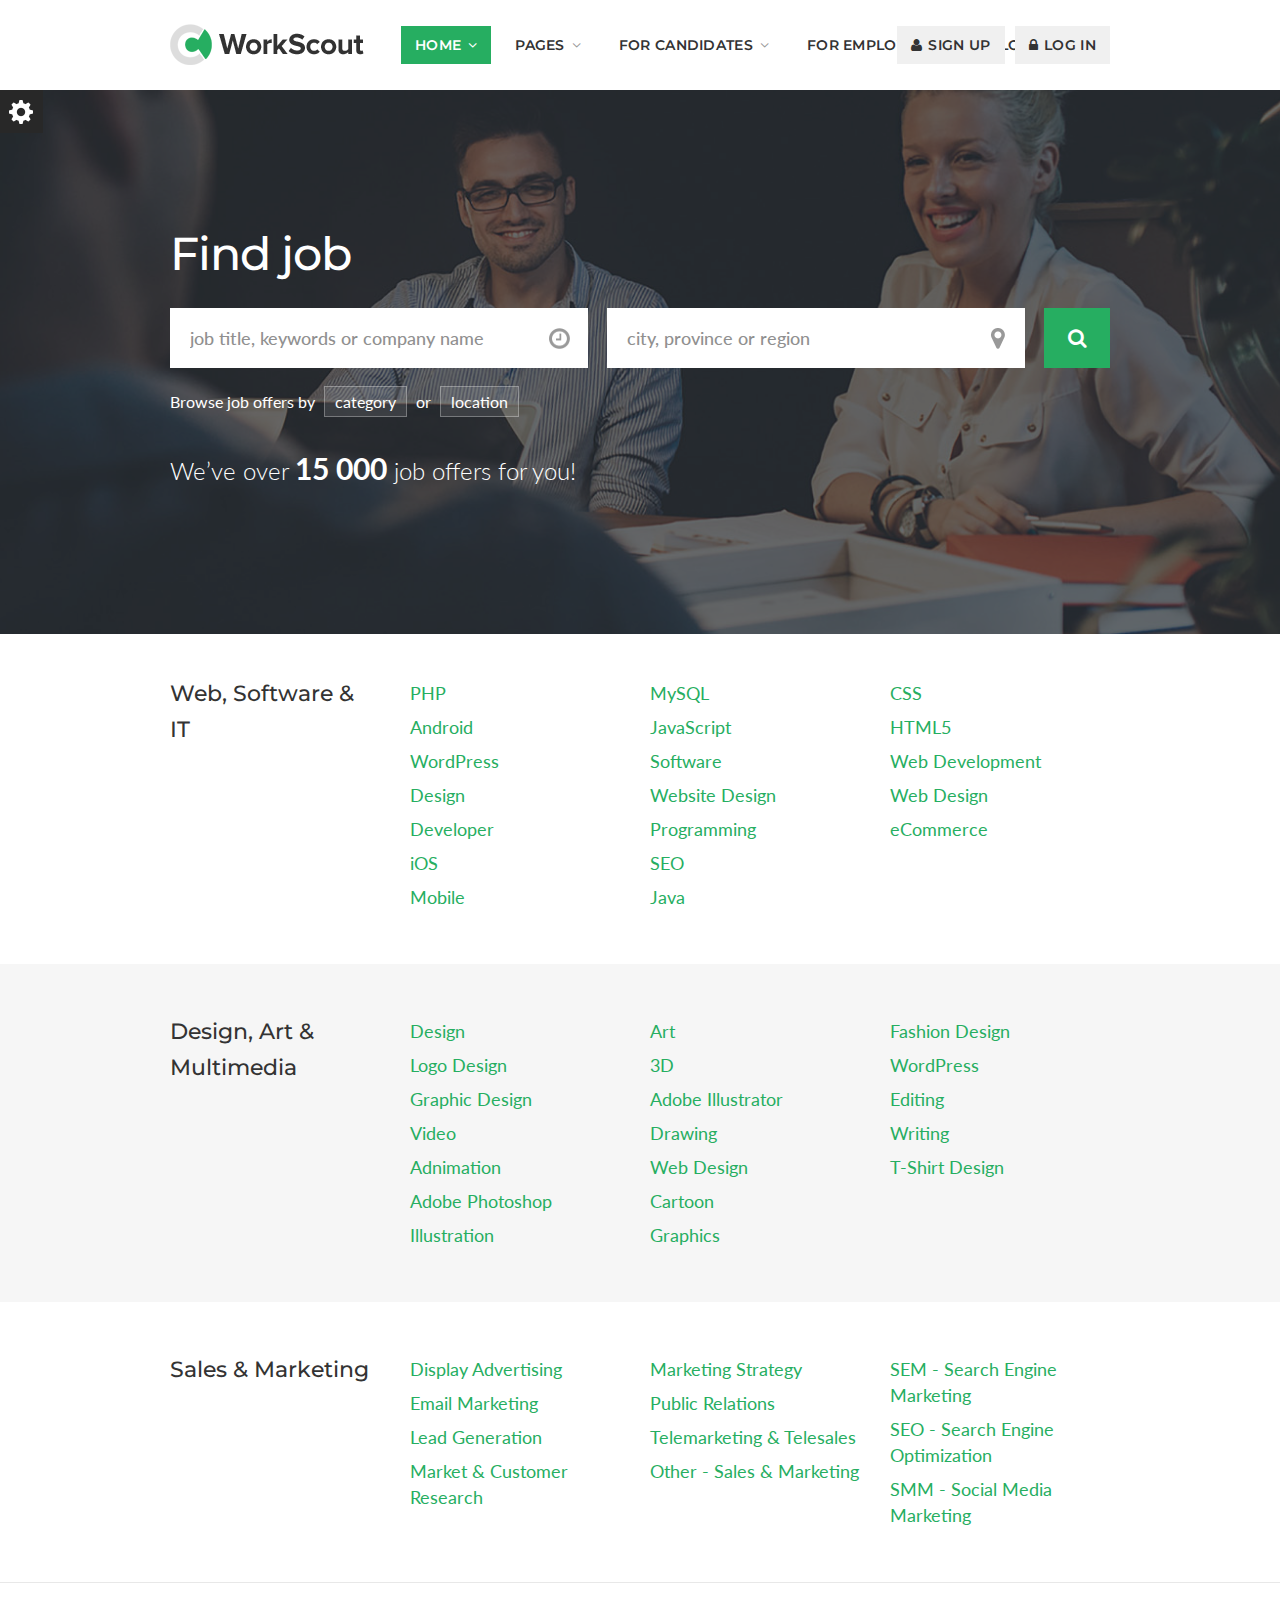
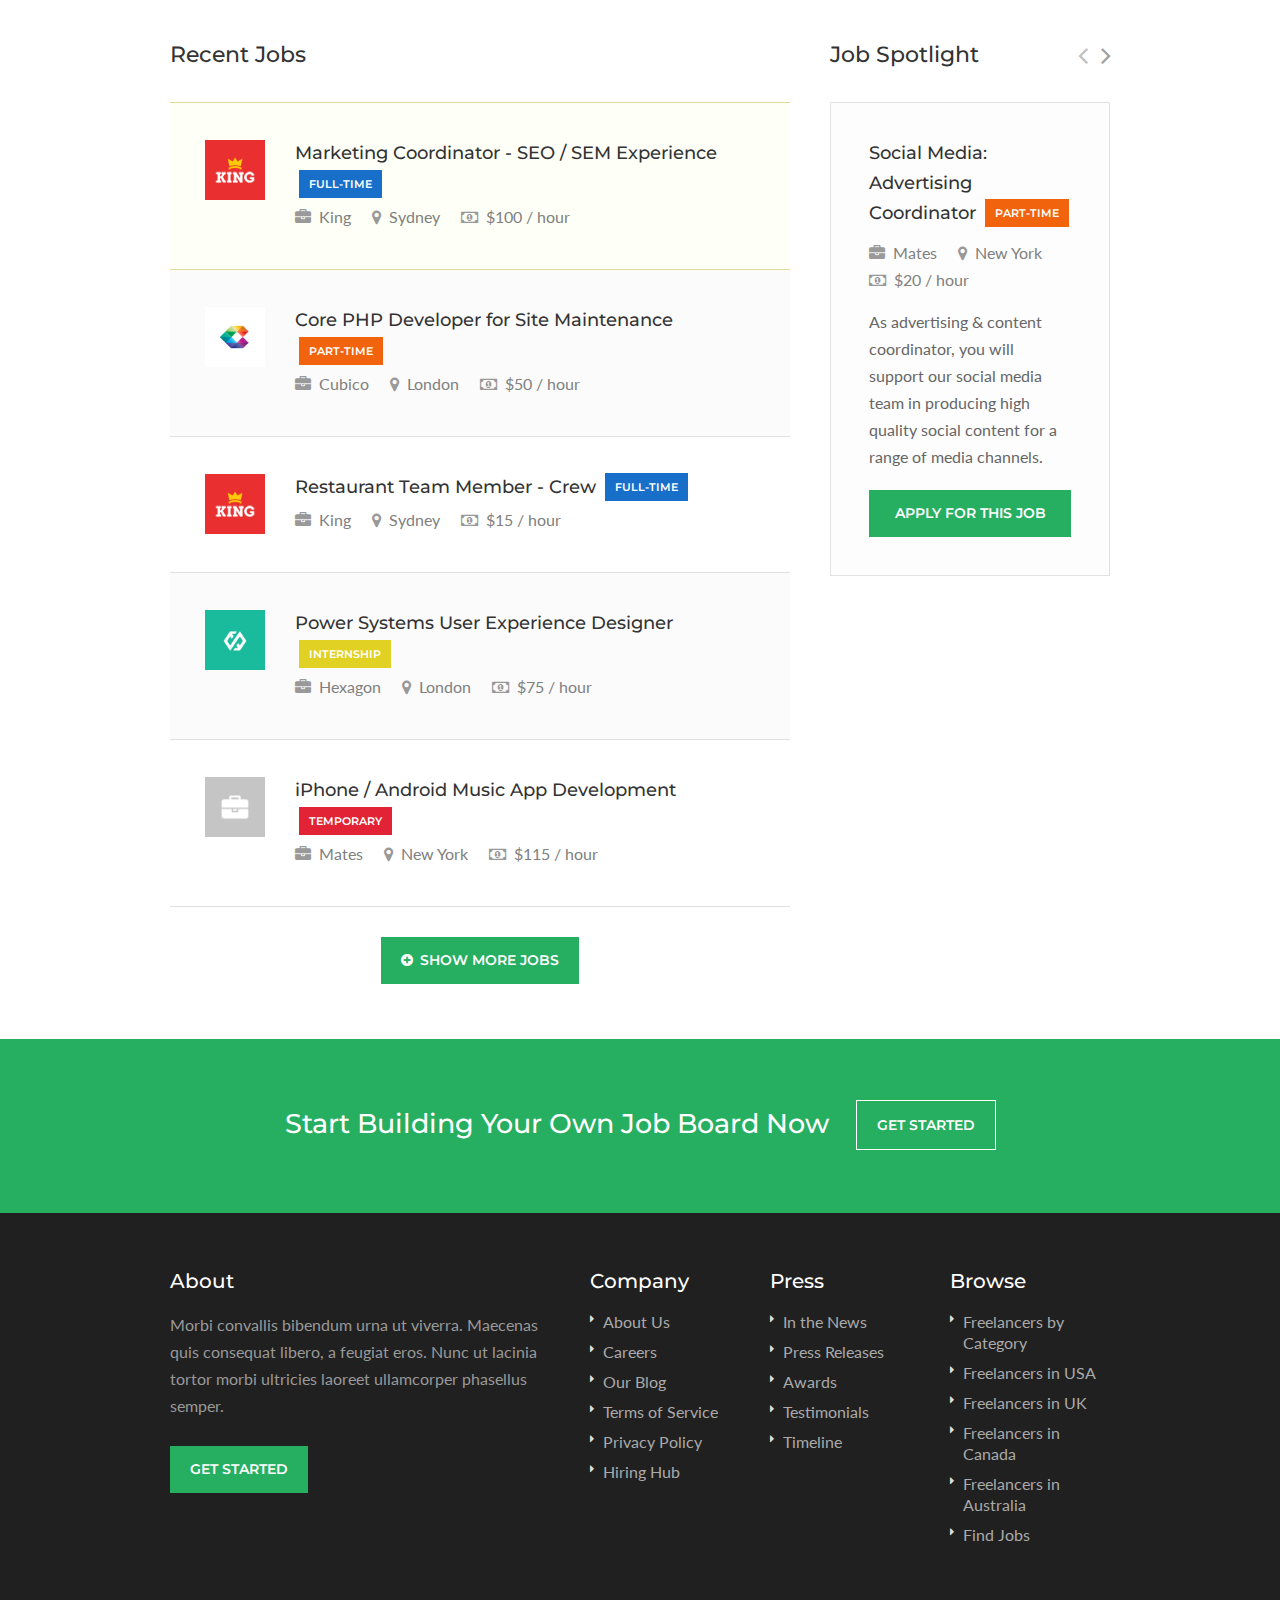
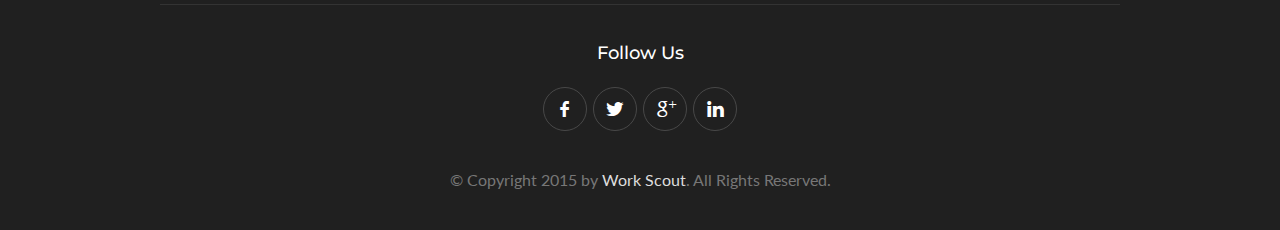
<file: Web/index-4.html>
﻿<!DOCTYPE html>
<!--[if IE 8 ]><html class="ie ie8" lang="en"> <![endif]-->
<!--[if (gte IE 9)|!(IE)]><!-->
<html lang="en">
 <!--<![endif]-->
<head>

    <!-- Basic Page Needs
    ================================================== -->
    <meta charset="utf-8">
    <title>Work Scout</title>

    <!-- Mobile Specific Metas
    ================================================== -->
    <meta name="viewport" content="width=device-width, initial-scale=1, maximum-scale=1">

    <!-- CSS
    ================================================== -->
    <link rel="stylesheet" href="css/style.css">
    <link rel="stylesheet" href="css/colors/green.css" id="colors">

    <!--[if lt IE 9]>
        <script src="http://html5shim.googlecode.com/svn/trunk/html5.js"></script>
    <![endif]-->

</head>

<body>
    <div id="wrapper">


        <!-- Header
        ================================================== -->
        <header class="sticky-header">
            <div class="container">
                <div class="sixteen columns">

                    <!-- Logo -->
                    <div id="logo">
                        <h1><a href="index.html"><img src="images/logo.png" alt="Work Scout" /></a></h1>
                    </div>

                    <!-- Menu -->
                    <nav id="navigation" class="menu">
                        <ul id="responsive">

                            <li>
                                <a href="index.html" id="current">Home</a>
                                <ul>
                                    <li><a href="index.html">Home #1</a></li>
                                    <li><a href="index-2.html">Home #2</a></li>
                                    <li><a href="index-3.html">Home #3</a></li>
                                    <li><a href="index-4.html">Home #4</a></li>
                                    <li><a href="index-5.html">Home #5</a></li>
                                </ul>
                            </li>

                            <li>
                                <a href="#">Pages</a>
                                <ul>
                                    <li><a href="job-page.html">Job Page</a></li>
                                    <li><a href="job-page-alt.html">Job Page Alternative</a></li>
                                    <li><a href="resume-page.html">Resume Page</a></li>
                                    <li><a href="shortcodes.html">Shortcodes</a></li>
                                    <li><a href="icons.html">Icons</a></li>
                                    <li><a href="pricing-tables.html">Pricing Tables</a></li>
                                    <li><a href="contact.html">Contact</a></li>
                                </ul>
                            </li>

                            <li>
                                <a href="#">For Candidates</a>
                                <ul>
                                    <li><a href="browse-jobs.html">Browse Jobs</a></li>
                                    <li><a href="browse-categories.html">Browse Categories</a></li>
                                    <li><a href="add-resume.html">Add Resume</a></li>
                                    <li><a href="manage-resumes.html">Manage Resumes</a></li>
                                    <li><a href="job-alerts.html">Job Alerts</a></li>
                                </ul>
                            </li>

                            <li>
                                <a href="#">For Employers</a>
                                <ul>
                                    <li><a href="add-job.html">Add Job</a></li>
                                    <li><a href="manage-jobs.html">Manage Jobs</a></li>
                                    <li><a href="manage-applications.html">Manage Applications</a></li>
                                    <li><a href="browse-resumes.html">Browse Resumes</a></li>
                                </ul>
                            </li>

                            <li><a href="blog.html">Blog</a></li>
                        </ul>


                        <ul class="float-right">
                            <li><a href="my-account.html#tab2"><i class="fa fa-user"></i> Sign Up</a></li>
                            <li><a href="my-account.html#tab1"><i class="fa fa-lock"></i> Log In</a></li>
                        </ul>

                    </nav>

                    <!-- Navigation -->
                    <div id="mobile-navigation">
                        <a href="#menu" class="menu-trigger"><i class="fa fa-reorder"></i> Menu</a>
                    </div>

                </div>
            </div>
        </header>
        <div class="clearfix"></div>



        <!-- Banner
        ================================================== -->
        <div id="banner" style="background-image: url(images/banner-home-01.jpg)" class="parallax background" data-img-width="2000" data-img-height="1330" data-diff="400">
            <div class="container">
                <div class="sixteen columns">

                    <div class="search-container">

                        <!-- Form -->
                        <h2>Find job</h2>
                        <input type="text" class="ico-01" placeholder="job title, keywords or company name" value="" />
                        <input type="text" class="ico-02" placeholder="city, province or region" value="" />
                        <button><i class="fa fa-search"></i></button>

                        <!-- Browse Jobs -->
                        <div class="browse-jobs">
                            Browse job offers by <a href="browse-categories.html"> category</a> or <a href="#">location</a>
                        </div>

                        <!-- Announce -->
                        <div class="announce">
                            We’ve over <strong>15 000</strong> job offers for you!
                        </div>

                    </div>

                </div>
            </div>
        </div>



        <!-- Content
        ================================================== -->
        <div id="categories">
            <!-- Categories Group -->
            <div class="categories-group">
                <div class="container">
                    <div class="four columns"><h4>Web, Software & IT</h4></div>
                    <div class="four columns">
                        <ul>
                            <li><a href="#">PHP</a></li>
                            <li><a href="#">Android</a></li>
                            <li><a href="#">WordPress</a></li>
                            <li><a href="#">Design</a></li>
                            <li><a href="#">Developer</a></li>
                            <li><a href="#">iOS</a></li>
                            <li><a href="#">Mobile</a></li>
                        </ul>
                    </div>
                    <div class="four columns">
                        <ul>
                            <li><a href="#">MySQL</a></li>
                            <li><a href="#">JavaScript</a></li>
                            <li><a href="#">Software</a></li>
                            <li><a href="#">Website Design</a></li>
                            <li><a href="#">Programming</a></li>
                            <li><a href="#">SEO</a></li>
                            <li><a href="#">Java</a></li>
                        </ul>
                    </div>
                    <div class="four columns">
                        <ul>
                            <li><a href="#">CSS</a></li>
                            <li><a href="#">HTML5</a></li>
                            <li><a href="#">Web Development</a></li>
                            <li><a href="#">Web Design</a></li>
                            <li><a href="#">eCommerce</a></li>
                        </ul>
                    </div>
                </div>
            </div>

            <!-- Categories Group -->
            <div class="categories-group">
                <div class="container">
                    <div class="four columns"><h4>Design, Art & Multimedia</h4></div>
                    <div class="four columns">
                        <ul>
                            <li><a href="#">Design</a></li>
                            <li><a href="#">Logo Design</a></li>
                            <li><a href="#">Graphic Design</a></li>
                            <li><a href="#">Video</a></li>
                            <li><a href="#">Adnimation</a></li>
                            <li><a href="#">Adobe Photoshop</a></li>
                            <li><a href="#">Illustration</a></li>
                        </ul>
                    </div>
                    <div class="four columns">
                        <ul>
                            <li><a href="#">Art</a></li>
                            <li><a href="#">3D</a></li>
                            <li><a href="#">Adobe Illustrator</a></li>
                            <li><a href="#">Drawing</a></li>
                            <li><a href="#">Web Design</a></li>
                            <li><a href="#">Cartoon</a></li>
                            <li><a href="#">Graphics</a></li>
                        </ul>
                    </div>
                    <div class="four columns">
                        <ul>
                            <li><a href="#">Fashion Design</a></li>
                            <li><a href="#">WordPress</a></li>
                            <li><a href="#">Editing</a></li>
                            <li><a href="#">Writing</a></li>
                            <li><a href="#">T-Shirt Design</a></li>
                        </ul>
                    </div>
                </div>
            </div>

            <!-- Categories Group -->
            <div class="categories-group">
                <div class="container">
                    <div class="four columns"><h4>Sales & Marketing</h4></div>
                    <div class="four columns">
                        <ul>
                            <li><a href="#">Display Advertising</a></li>
                            <li><a href="#">Email Marketing</a></li>
                            <li><a href="#">Lead Generation</a></li>
                            <li><a href="#">Market & Customer Research</a></li>
                        </ul>
                    </div>
                    <div class="four columns">
                        <ul>
                            <li><a href="#">Marketing Strategy</a></li>
                            <li><a href="#">Public Relations</a></li>
                            <li><a href="#">Telemarketing & Telesales</a></li>
                            <li><a href="#">Other - Sales & Marketing</a></li>
                        </ul>
                    </div>
                    <div class="four columns">
                        <ul>
                            <li><a href="#">SEM - Search Engine Marketing</a></li>
                            <li><a href="#">SEO - Search Engine Optimization</a></li>
                            <li><a href="#">SMM - Social Media Marketing</a></li>
                        </ul>
                    </div>
                </div>
            </div>

        </div>

        <div class="divider-line"></div>
        <div class="margin-top-50"></div>


        <!-- Recent Works -->
        <div class="container">

            <!-- Recent Jobs -->
            <div class="eleven columns">
                <div class="padding-right">
                    <h3 class="margin-bottom-25">Recent Jobs</h3>
                    <ul class="job-list">

                        <li class="highlighted">
                            <a href="job-page.html">
                                <img src="images/job-list-logo-01.png" alt="">
                                <div class="job-list-content">
                                    <h4>Marketing Coordinator - SEO / SEM Experience <span class="full-time">Full-Time</span></h4>
                                    <div class="job-icons">
                                        <span><i class="fa fa-briefcase"></i> King</span>
                                        <span><i class="fa fa-map-marker"></i> Sydney</span>
                                        <span><i class="fa fa-money"></i> $100 / hour</span>
                                    </div>
                                </div>
                            </a>
                            <div class="clearfix"></div>
                        </li>

                        <li>
                            <a href="job-page.html">
                                <img src="images/job-list-logo-02.png" alt="">
                                <div class="job-list-content">
                                    <h4>Core PHP Developer for Site Maintenance <span class="part-time">Part-Time</span></h4>
                                    <div class="job-icons">
                                        <span><i class="fa fa-briefcase"></i> Cubico</span>
                                        <span><i class="fa fa-map-marker"></i> London</span>
                                        <span><i class="fa fa-money"></i> $50 / hour</span>
                                    </div>
                                </div>
                            </a>
                            <div class="clearfix"></div>
                        </li>

                        <li>
                            <a href="job-page.html">
                                <img src="images/job-list-logo-03.png" alt="">
                                <div class="job-list-content">
                                    <h4>Restaurant Team Member - Crew <span class="full-time">Full-Time</span></h4>
                                    <div class="job-icons">
                                        <span><i class="fa fa-briefcase"></i> King</span>
                                        <span><i class="fa fa-map-marker"></i> Sydney</span>
                                        <span><i class="fa fa-money"></i> $15 / hour</span>
                                    </div>
                                </div>
                            </a>
                            <div class="clearfix"></div>
                        </li>

                        <li>
                            <a href="job-page.html">
                                <img src="images/job-list-logo-04.png" alt="">
                                <div class="job-list-content">
                                    <h4>Power Systems User Experience Designer  <span class="internship">Internship</span></h4>
                                    <div class="job-icons">
                                        <span><i class="fa fa-briefcase"></i> Hexagon</span>
                                        <span><i class="fa fa-map-marker"></i> London</span>
                                        <span><i class="fa fa-money"></i> $75 / hour</span>
                                    </div>
                                </div>
                            </a>
                            <div class="clearfix"></div>
                        </li>

                        <li>
                            <a href="job-page.html">
                                <img src="images/job-list-logo-05.png" alt="">
                                <div class="job-list-content">
                                    <h4>iPhone / Android Music App Development <span class="temporary">Temporary</span></h4>
                                    <div class="job-icons">
                                        <span><i class="fa fa-briefcase"></i> Mates</span>
                                        <span><i class="fa fa-map-marker"></i> New York</span>
                                        <span><i class="fa fa-money"></i> $115 / hour</span>
                                    </div>
                                </div>
                            </a>
                            <div class="clearfix"></div>
                        </li>
                    </ul>

                    <a href="browse-jobs.html" class="button centered"><i class="fa fa-plus-circle"></i> Show More Jobs</a>
                    <div class="margin-bottom-55"></div>
                </div>
            </div>

            <!-- Job Spotlight -->
            <div class="five columns">
                <h3 class="margin-bottom-5">Job Spotlight</h3>

                <!-- Navigation -->
                <div class="showbiz-navigation">
                    <div id="showbiz_left_1" class="sb-navigation-left"><i class="fa fa-angle-left"></i></div>
                    <div id="showbiz_right_1" class="sb-navigation-right"><i class="fa fa-angle-right"></i></div>
                </div>
                <div class="clearfix"></div>

                <!-- Showbiz Container -->
                <div id="job-spotlight" class="showbiz-container">
                    <div class="showbiz" data-left="#showbiz_left_1" data-right="#showbiz_right_1" data-play="#showbiz_play_1">
                        <div class="overflowholder">

                            <ul>

                                <li>
                                    <div class="job-spotlight">
                                        <a href="#"><h4>Social Media: Advertising Coordinator <span class="part-time">Part-Time</span></h4></a>
                                        <span><i class="fa fa-briefcase"></i> Mates</span>
                                        <span><i class="fa fa-map-marker"></i> New York</span>
                                        <span><i class="fa fa-money"></i> $20 / hour</span>
                                        <p>As advertising & content coordinator, you will support our social media team in producing high quality social content for a range of media channels.</p>
                                        <a href="job-page.html" class="button">Apply For This Job</a>
                                    </div>
                                </li>

                                <li>
                                    <div class="job-spotlight">
                                        <a href="#"><h4>Prestashop / WooCommerce Product Listing <span class="freelance">Freelance</span></h4></a>
                                        <span><i class="fa fa-briefcase"></i> King</span>
                                        <span><i class="fa fa-map-marker"></i> London</span>
                                        <span><i class="fa fa-money"></i> $25 / hour</span>
                                        <p>Etiam suscipit tellus ante, sit amet hendrerit magna varius in. Pellentesque lorem quis enim venenatis pellentesque.</p>
                                        <a href="job-page.html" class="button">Apply For This Job</a>
                                    </div>
                                </li>

                                <li>
                                    <div class="job-spotlight">
                                        <a href="#"><h4>Logo Design <span class="freelance">Freelance</span></h4></a>
                                        <span><i class="fa fa-briefcase"></i> Hexagon</span>
                                        <span><i class="fa fa-map-marker"></i> Sydney</span>
                                        <span><i class="fa fa-money"></i> $10 / hour</span>
                                        <p>Proin ligula neque, pretium et ipsum eget, mattis commodo dolor. Etiam tincidunt libero quis commodo.</p>
                                        <a href="job-page.html" class="button">Apply For This Job</a>
                                    </div>
                                </li>


                            </ul>
                            <div class="clearfix"></div>

                        </div>
                        <div class="clearfix"></div>
                    </div>
                </div>

            </div>
        </div>


        <!-- Infobox -->
        <div class="infobox margin-reset">
            <div class="container">
                <div class="sixteen columns">Start Building Your Own Job Board Now <a href="my-account.html">Get Started</a></div>
            </div>
        </div>


        <!-- Footer
        ================================================== -->
        <div class="margin-top-0"></div>

        <div id="footer">
            <!-- Main -->
            <div class="container">

                <div class="seven columns">
                    <h4>About</h4>
                    <p>Morbi convallis bibendum urna ut viverra. Maecenas quis consequat libero, a feugiat eros. Nunc ut lacinia tortor morbi ultricies laoreet ullamcorper phasellus semper.</p>
                    <a href="#" class="button">Get Started</a>
                </div>

                <div class="three columns">
                    <h4>Company</h4>
                    <ul class="footer-links">
                        <li><a href="#">About Us</a></li>
                        <li><a href="#">Careers</a></li>
                        <li><a href="#">Our Blog</a></li>
                        <li><a href="#">Terms of Service</a></li>
                        <li><a href="#">Privacy Policy</a></li>
                        <li><a href="#">Hiring Hub</a></li>
                    </ul>
                </div>

                <div class="three columns">
                    <h4>Press</h4>
                    <ul class="footer-links">
                        <li><a href="#">In the News</a></li>
                        <li><a href="#">Press Releases</a></li>
                        <li><a href="#">Awards</a></li>
                        <li><a href="#">Testimonials</a></li>
                        <li><a href="#">Timeline</a></li>
                    </ul>
                </div>

                <div class="three columns">
                    <h4>Browse</h4>
                    <ul class="footer-links">
                        <li><a href="#">Freelancers by Category</a></li>
                        <li><a href="#">Freelancers in USA</a></li>
                        <li><a href="#">Freelancers in UK</a></li>
                        <li><a href="#">Freelancers in Canada</a></li>
                        <li><a href="#">Freelancers in Australia</a></li>
                        <li><a href="#">Find Jobs</a></li>

                    </ul>
                </div>

            </div>

            <!-- Bottom -->
            <div class="container">
                <div class="footer-bottom">
                    <div class="sixteen columns">
                        <h4>Follow Us</h4>
                        <ul class="social-icons">
                            <li><a class="facebook" href="#"><i class="icon-facebook"></i></a></li>
                            <li><a class="twitter" href="#"><i class="icon-twitter"></i></a></li>
                            <li><a class="gplus" href="#"><i class="icon-gplus"></i></a></li>
                            <li><a class="linkedin" href="#"><i class="icon-linkedin"></i></a></li>
                        </ul>
                        <div class="copyrights">©  Copyright 2015 by <a href="#">Work Scout</a>. All Rights Reserved.</div>
                    </div>
                </div>
            </div>

        </div>

        <!-- Back To Top Button -->
        <div id="backtotop"><a href="#"></a></div>

    </div>
    <!-- Wrapper / End -->
    <!-- Scripts
    ================================================== -->
    <script src="scripts/jquery-2.1.3.min.js"></script>
    <script src="scripts/custom.js"></script>
    <script src="scripts/jquery.superfish.js"></script>
    <script src="scripts/jquery.themepunch.tools.min.js"></script>
    <script src="scripts/jquery.themepunch.revolution.min.js"></script>
    <script src="scripts/jquery.themepunch.showbizpro.min.js"></script>
    <script src="scripts/jquery.flexslider-min.js"></script>
    <script src="scripts/chosen.jquery.min.js"></script>
    <script src="scripts/jquery.magnific-popup.min.js"></script>
    <script src="scripts/waypoints.min.js"></script>
    <script src="scripts/jquery.counterup.min.js"></script>
    <script src="scripts/jquery.jpanelmenu.js"></script>
    <script src="scripts/stacktable.js"></script>
    <script src="scripts/headroom.min.js"></script>



    <!-- Style Switcher
    ================================================== -->
    <script src="scripts/switcher.js"></script>

    <div id="style-switcher">
        <h2>Style Switcher <a href="#"></a></h2>

        <div>
            <h3>Predefined Colors</h3>
            <ul class="colors" id="color1">
                <li><a href="#" class="green" title="Green"></a></li>
                <li><a href="#" class="blue" title="Blue"></a></li>
                <li><a href="#" class="orange" title="Orange"></a></li>
                <li><a href="#" class="navy" title="Navy"></a></li>
                <li><a href="#" class="yellow" title="Yellow"></a></li>
                <li><a href="#" class="peach" title="Peach"></a></li>
                <li><a href="#" class="beige" title="Beige"></a></li>
                <li><a href="#" class="purple" title="Purple"></a></li>
                <li><a href="#" class="celadon" title="Celadon"></a></li>
                <li><a href="#" class="pink" title="Pink"></a></li>
                <li><a href="#" class="red" title="Red"></a></li>
                <li><a href="#" class="brown" title="Brown"></a></li>
                <li><a href="#" class="cherry" title="Cherry"></a></li>
                <li><a href="#" class="cyan" title="Cyan"></a></li>
                <li><a href="#" class="gray" title="Gray"></a></li>
                <li><a href="#" class="olive" title="Olive"></a></li>
            </ul>

            <h3>Layout Style</h3>
            <div class="layout-style">
                <select id="layout-style">
                    <option value="2">Wide</option>
                    <option value="1">Boxed</option>
                </select>
            </div>

            <h3>Header Style</h3>
            <div class="layout-style">
                <select id="header-style">
                    <option value="1">Style 1</option>
                    <option value="2">Style 2</option>
                    <option value="3">Style 3</option>
                </select>
            </div>

            <h3>Background Image</h3>
            <ul class="colors bg" id="bg">
                <li><a href="#" class="bg1"></a></li>
                <li><a href="#" class="bg2"></a></li>
                <li><a href="#" class="bg3"></a></li>
                <li><a href="#" class="bg4"></a></li>
                <li><a href="#" class="bg5"></a></li>
                <li><a href="#" class="bg6"></a></li>
                <li><a href="#" class="bg7"></a></li>
                <li><a href="#" class="bg8"></a></li>
                <li><a href="#" class="bg9"></a></li>
                <li><a href="#" class="bg10"></a></li>
                <li><a href="#" class="bg11"></a></li>
                <li><a href="#" class="bg12"></a></li>
                <li><a href="#" class="bg13"></a></li>
                <li><a href="#" class="bg14"></a></li>
                <li><a href="#" class="bg15"></a></li>
                <li><a href="#" class="bg16"></a></li>
            </ul>

            <h3>Background Color</h3>
            <ul class="colors bgsolid" id="bgsolid">
                <li><a href="#" class="green-bg" title="Green"></a></li>
                <li><a href="#" class="blue-bg" title="Blue"></a></li>
                <li><a href="#" class="orange-bg" title="Orange"></a></li>
                <li><a href="#" class="navy-bg" title="Navy"></a></li>
                <li><a href="#" class="yellow-bg" title="Yellow"></a></li>
                <li><a href="#" class="peach-bg" title="Peach"></a></li>
                <li><a href="#" class="beige-bg" title="Beige"></a></li>
                <li><a href="#" class="purple-bg" title="Purple"></a></li>
                <li><a href="#" class="red-bg" title="Red"></a></li>
                <li><a href="#" class="pink-bg" title="Pink"></a></li>
                <li><a href="#" class="celadon-bg" title="Celadon"></a></li>
                <li><a href="#" class="brown-bg" title="Brown"></a></li>
                <li><a href="#" class="cherry-bg" title="Cherry"></a></li>
                <li><a href="#" class="cyan-bg" title="Cyan"></a></li>
                <li><a href="#" class="gray-bg" title="Gray"></a></li>
                <li><a href="#" class="olive-bg" title="Olive"></a></li>
            </ul>
        </div>

        <div id="reset"><a href="#" class="button color">Reset</a></div>

    </div>


</body>
</html>
</file>
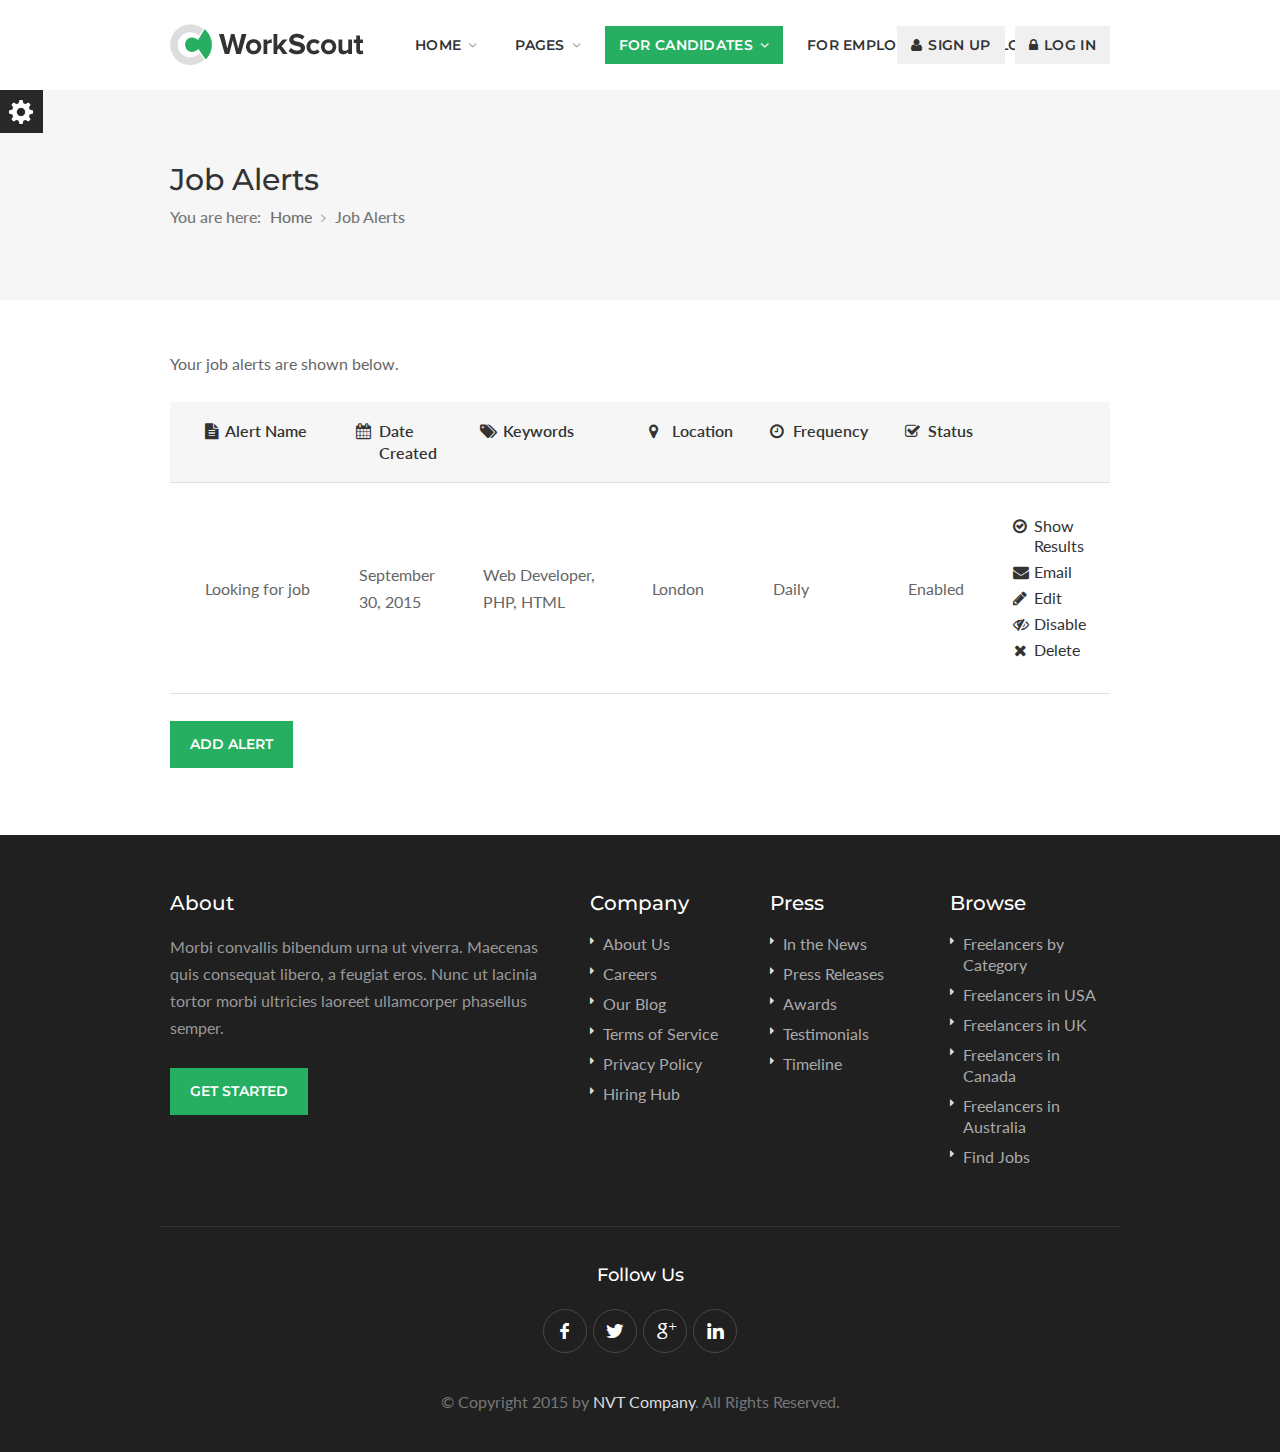
<file: Web/job-alerts.html>
<!DOCTYPE html>
<!--[if IE 8 ]><html class="ie ie8" lang="en"> <![endif]-->
<!--[if (gte IE 9)|!(IE)]><!--><html lang="en"> <!--<![endif]-->
<head>

<!-- Basic Page Needs
================================================== -->
<meta charset="utf-8">
<title>Work Scout</title>

<!-- Mobile Specific Metas
================================================== -->
<meta name="viewport" content="width=device-width, initial-scale=1, maximum-scale=1">

<!-- CSS
================================================== -->
<link rel="stylesheet" href="css/style.css">
<link rel="stylesheet" href="css/colors/green.css" id="colors">

<!--[if lt IE 9]>
	<script src="http://html5shim.googlecode.com/svn/trunk/html5.js"></script>
<![endif]-->

</head>

<body>
<div id="wrapper">


<!-- Header
================================================== -->
<header class="sticky-header">
<div class="container">
	<div class="sixteen columns">

		<!-- Logo -->
		<div id="logo">
			<h1><a href="index.html"><img src="images/logo.png" alt="Work Scout" /></a></h1>
		</div>

		<!-- Menu -->
		<nav id="navigation" class="menu">
			<ul id="responsive">

				<li><a href="index.html">Home</a>
					<ul>
						<li><a href="index.html">Home #1</a></li>
						<li><a href="index-2.html">Home #2</a></li>
						<li><a href="index-3.html">Home #3</a></li>
						<li><a href="index-4.html">Home #4</a></li>
						<li><a href="index-5.html">Home #5</a></li>
					</ul>
				</li>

				<li><a href="#">Pages</a>
					<ul>
						<li><a href="job-page.html">Job Page</a></li>
						<li><a href="job-page-alt.html">Job Page Alternative</a></li>
						<li><a href="resume-page.html">Resume Page</a></li>
						<li><a href="shortcodes.html">Shortcodes</a></li>
						<li><a href="icons.html">Icons</a></li>
						<li><a href="pricing-tables.html">Pricing Tables</a></li>
						<li><a href="contact.html">Contact</a></li>
					</ul>
				</li>

				<li><a href="#" id="current">For Candidates</a>
					<ul>
						<li><a href="browse-jobs.html">Browse Jobs</a></li>
						<li><a href="browse-categories.html">Browse Categories</a></li>
						<li><a href="add-resume.html">Add Resume</a></li>
						<li><a href="manage-resumes.html">Manage Resumes</a></li>
						<li><a href="job-alerts.html">Job Alerts</a></li>
					</ul>
				</li>

				<li><a href="#">For Employers</a>
					<ul>
						<li><a href="add-job.html">Add Job</a></li>
						<li><a href="manage-jobs.html">Manage Jobs</a></li>
						<li><a href="manage-applications.html">Manage Applications</a></li>
						<li><a href="browse-resumes.html">Browse Resumes</a></li>
					</ul>
				</li>

				<li><a href="blog.html">Blog</a></li>
			</ul>


			<ul class="responsive float-right">
				<li><a href="my-account.html#tab2"><i class="fa fa-user"></i> Sign Up</a></li>
				<li><a href="my-account.html"><i class="fa fa-lock"></i> Log In</a></li>
			</ul>

		</nav>

		<!-- Navigation -->
		<div id="mobile-navigation">
			<a href="#menu" class="menu-trigger"><i class="fa fa-reorder"></i> Menu</a>
		</div>

	</div>
</div>
</header>
<div class="clearfix"></div>


<!-- Titlebar
================================================== -->
<div id="titlebar" class="single">
	<div class="container">

		<div class="sixteen columns">
			<h2>Job Alerts</h2>
			<nav id="breadcrumbs">
				<ul>
					<li>You are here:</li>
					<li><a href="#">Home</a></li>
					<li>Job Alerts</li>
				</ul>
			</nav>
		</div>

	</div>
</div>


<!-- Content
================================================== -->
<div class="container">
	
	<!-- Table -->
	<div class="sixteen columns">

		<p class="margin-bottom-25">Your job alerts are shown below.</p>

		<table class="manage-table resumes responsive-table">

			<tr>
				<th><i class="fa fa-file-text"></i> Alert Name</th>
				<th><i class="fa fa-calendar"></i> Date Created</th>
				<th><i class="fa fa-tags"></i> Keywords</th>
				<th><i class="fa fa-map-marker"></i> Location</th>
				<th><i class="fa fa-clock-o"></i> Frequency</th>
				<th><i class="fa fa-check-square-o"></i> Status</th>
				<th></th>
			</tr>

			<!-- Item #1 -->
			<tr>
				<td class="alert-name">Looking for job</td>
				<td>September 30, 2015</td>
				<td class="keywords">Web Developer, PHP, HTML</td>
				<td>London</td>
				<td>Daily</td>
				<td>Enabled</td>
				<td class="action">
					<a href="#"><i class="fa fa-check-circle-o"></i> Show Results</a>
					<a href="#"><i class="fa fa-envelope"></i> Email</a>
					<a href="#"><i class="fa fa-pencil"></i> Edit</a>
					<a href="#"><i class="fa  fa-eye-slash"></i> Disable</a>
					<a href="#" class="delete"><i class="fa fa-remove"></i> Delete</a>
				</td>
			</tr>

		</table>

		<br>

		<a href="#small-dialog" class="popup-with-zoom-anim button">Add Alert</a>

		<div id="small-dialog" class="zoom-anim-dialog mfp-hide apply-popup">
			<div class="small-dialog-headline">
				<h2>Add Alert</h2>
			</div>

			<div class="small-dialog-content">
				<form action="#" method="get" >
					<input type="text" placeholder="Alert Name" value=""/>
					<input type="text" placeholder="Keyword" value=""/>
					<input type="text" placeholder="Location" value=""/>

					<!-- Select -->
					<select data-placeholder="Email Frequency" class="chosen-select-no-single">
						<option value="">Email Frequency</option>
						<option value="1">Daily</option>
						<option value="2">Weekly</option>
						<option value="3">Fortnightly</option>
					</select>

					<div class="clearfix"></div>
					<div class="margin-top-15"></div>

					<!-- Select -->
					<select data-placeholder="Job Type" class="chosen-select" multiple>
						<option value="1">Full-Time</option>
						<option value="2">Part-Time</option>
						<option value="3">Internship</option>
						<option value="4">Freelance</option>
						<option value="5">Temporary</option>
					</select>

					<div class="margin-top-20"></div>
					<div class="divider"></div>

					<button class="send">Save Alert</button>
				</form>
			</div>
		</div>
	</div>

</div>


<!-- Footer
================================================== -->
<div class="margin-top-60"></div>

<div id="footer">
	<!-- Main -->
	<div class="container">

		<div class="seven columns">
			<h4>About</h4>
			<p>Morbi convallis bibendum urna ut viverra. Maecenas quis consequat libero, a feugiat eros. Nunc ut lacinia tortor morbi ultricies laoreet ullamcorper phasellus semper.</p>
			<a href="#" class="button">Get Started</a>
		</div>

		<div class="three columns">
			<h4>Company</h4>
			<ul class="footer-links">
				<li><a href="#">About Us</a></li>
				<li><a href="#">Careers</a></li>
				<li><a href="#">Our Blog</a></li>
				<li><a href="#">Terms of Service</a></li>
				<li><a href="#">Privacy Policy</a></li>
				<li><a href="#">Hiring Hub</a></li>
			</ul>
		</div>
		
		<div class="three columns">
			<h4>Press</h4>
			<ul class="footer-links">
				<li><a href="#">In the News</a></li>
				<li><a href="#">Press Releases</a></li>
				<li><a href="#">Awards</a></li>
				<li><a href="#">Testimonials</a></li>
				<li><a href="#">Timeline</a></li>
			</ul>
		</div>		

		<div class="three columns">
			<h4>Browse</h4>
			<ul class="footer-links">
				<li><a href="#">Freelancers by Category</a></li>
				<li><a href="#">Freelancers in USA</a></li>
				<li><a href="#">Freelancers in UK</a></li>
				<li><a href="#">Freelancers in Canada</a></li>
				<li><a href="#">Freelancers in Australia</a></li>
				<li><a href="#">Find Jobs</a></li>

			</ul>
		</div>

	</div>

	<!-- Bottom -->
	<div class="container">
		<div class="footer-bottom">
			<div class="sixteen columns">
				<h4>Follow Us</h4>
				<ul class="social-icons">
					<li><a class="facebook" href="#"><i class="icon-facebook"></i></a></li>
					<li><a class="twitter" href="#"><i class="icon-twitter"></i></a></li>
					<li><a class="gplus" href="#"><i class="icon-gplus"></i></a></li>
					<li><a class="linkedin" href="#"><i class="icon-linkedin"></i></a></li>
				</ul>
				<div class="copyrights">©  Copyright 2015 by <a href="#">NVT Company</a>. All Rights Reserved.</div>
			</div>
		</div>
	</div>

</div>

<!-- Back To Top Button -->
<div id="backtotop"><a href="#"></a></div>

</div>
<!-- Wrapper / End -->


<!-- Scripts
================================================== -->
<script src="scripts/jquery-2.1.3.min.js"></script>
<script src="scripts/custom.js"></script>
<script src="scripts/jquery.superfish.js"></script>
<script src="scripts/jquery.themepunch.tools.min.js"></script>
<script src="scripts/jquery.themepunch.revolution.min.js"></script>
<script src="scripts/jquery.themepunch.showbizpro.min.js"></script>
<script src="scripts/jquery.flexslider-min.js"></script>
<script src="scripts/chosen.jquery.min.js"></script>
<script src="scripts/jquery.magnific-popup.min.js"></script>
<script src="scripts/waypoints.min.js"></script>
<script src="scripts/jquery.counterup.min.js"></script>
<script src="scripts/jquery.jpanelmenu.js"></script>
<script src="scripts/stacktable.js"></script>
<script src="scripts/headroom.min.js"></script>



<!-- Style Switcher
================================================== -->
<script src="scripts/switcher.js"></script>

<div id="style-switcher">
	<h2>Style Switcher <a href="#"></a></h2>
	
	<div>
		<h3>Predefined Colors</h3>
		<ul class="colors" id="color1">
			<li><a href="#" class="green" title="Green"></a></li>
			<li><a href="#" class="blue" title="Blue"></a></li>
			<li><a href="#" class="orange" title="Orange"></a></li>
			<li><a href="#" class="navy" title="Navy"></a></li>
			<li><a href="#" class="yellow" title="Yellow"></a></li>
			<li><a href="#" class="peach" title="Peach"></a></li>
			<li><a href="#" class="beige" title="Beige"></a></li>
			<li><a href="#" class="purple" title="Purple"></a></li>
			<li><a href="#" class="celadon" title="Celadon"></a></li>
			<li><a href="#" class="pink" title="Pink"></a></li>
			<li><a href="#" class="red" title="Red"></a></li>
			<li><a href="#" class="brown" title="Brown"></a></li>
			<li><a href="#" class="cherry" title="Cherry"></a></li>
			<li><a href="#" class="cyan" title="Cyan"></a></li>
			<li><a href="#" class="gray" title="Gray"></a></li>
			<li><a href="#" class="olive" title="Olive"></a></li>
		</ul>
		
		<h3>Layout Style</h3>
		<div class="layout-style">
			<select id="layout-style"> 
				<option value="2">Wide</option>
				<option value="1">Boxed</option>
			</select>
		</div>
			
		<h3>Header Style</h3>
		<div class="layout-style">
			<select id="header-style"> 
				<option value="1">Style 1</option>
				<option value="2">Style 2</option>
				<option value="3">Style 3</option>
			</select>
		</div>
	
		<h3>Background Image</h3>
		<ul class="colors bg" id="bg">
			<li><a href="#" class="bg1"></a></li>
			<li><a href="#" class="bg2"></a></li>
			<li><a href="#" class="bg3"></a></li>
			<li><a href="#" class="bg4"></a></li>
			<li><a href="#" class="bg5"></a></li>
			<li><a href="#" class="bg6"></a></li>
			<li><a href="#" class="bg7"></a></li>
			<li><a href="#" class="bg8"></a></li>
			<li><a href="#" class="bg9"></a></li>
			<li><a href="#" class="bg10"></a></li>
			<li><a href="#" class="bg11"></a></li>
			<li><a href="#" class="bg12"></a></li>
			<li><a href="#" class="bg13"></a></li>
			<li><a href="#" class="bg14"></a></li>
			<li><a href="#" class="bg15"></a></li>
			<li><a href="#" class="bg16"></a></li>
		</ul>
		
		<h3>Background Color</h3>
		<ul class="colors bgsolid" id="bgsolid">
			<li><a href="#" class="green-bg" title="Green"></a></li>
			<li><a href="#" class="blue-bg" title="Blue"></a></li>
			<li><a href="#" class="orange-bg" title="Orange"></a></li>
			<li><a href="#" class="navy-bg" title="Navy"></a></li>
			<li><a href="#" class="yellow-bg" title="Yellow"></a></li>
			<li><a href="#" class="peach-bg" title="Peach"></a></li>
			<li><a href="#" class="beige-bg" title="Beige"></a></li>
			<li><a href="#" class="purple-bg" title="Purple"></a></li>
			<li><a href="#" class="red-bg" title="Red"></a></li>
			<li><a href="#" class="pink-bg" title="Pink"></a></li>
			<li><a href="#" class="celadon-bg" title="Celadon"></a></li>
			<li><a href="#" class="brown-bg" title="Brown"></a></li>
			<li><a href="#" class="cherry-bg" title="Cherry"></a></li>
			<li><a href="#" class="cyan-bg" title="Cyan"></a></li>
			<li><a href="#" class="gray-bg" title="Gray"></a></li>
			<li><a href="#" class="olive-bg" title="Olive"></a></li>
		</ul>
	</div>
	
	<div id="reset"><a href="#" class="button color">Reset</a></div>
		
</div>


</body>
</html>
</file>
<file: Web/css/colors/green.css>
#current, .icon-box.rounded i:after, a.button.gray.app-link.opened, ul.float-right li a:hover, .menu ul li.sfHover a.sf-with-ul, .menu ul li a:hover, a.menu-trigger:hover, #jPanelMenu-menu li a:hover, .search-container button, .upload-btn, button, input[type="button"], input[type="submit"], a.button, .upload-btn:hover, #titlebar.photo-bg a.button.white:hover, a.button.dark:hover, #backtotop a:hover, .mfp-close:hover, .tabs-nav li.active a, .ui-accordion .ui-accordion-header-active:hover, .ui-accordion .ui-accordion-header-active, .highlight.color, .plan.color-2 .plan-price, .plan.color-2 a.button, .tp-leftarrow:hover, .tp-rightarrow:hover, .pagination ul li a.current-page, .pagination .current, .pagination ul li a:hover, .pagination-next-prev ul li a:hover, .infobox, .hover-icon, .comment-by a.reply:hover, .chosen-container .chosen-results li.highlighted, .chosen-container-multi .chosen-choices li.search-choice, .list-search button, .checkboxes input[type=checkbox]:checked + label:before {
    background-color: #26ae61;
}

    a, table td.title a:hover, .icon-box.rounded i, table.manage-table td.action a:hover, #breadcrumbs ul li a:hover, #titlebar span.icons a:hover, .counter-box i, .counter, #popular-categories li a i, .list-1 li:before, .dropcap, .resume-titlebar span a:hover i, .resumes-list-content h4, .job-overview ul li i, .company-info span a:hover, .infobox a:hover, .meta-tags span a:hover, .widget-text h5 a:hover, .app-content .info span, .app-content .info ul li a:hover {
        color: #26ae61;
    }

.icon-box.rounded i {
    border-color: #26ae61;
}

.resumes-list li a:before, .job-list li a:before, table.manage-table tr:before {
    -webkit-box-shadow: 0px 1px 0px 0px rgba(38,174,97,0.7);
    -moz-box-shadow: 0px 1px 0px 0px rgba(38,174,97,0.7);
    box-shadow: 0px 1px 0px 0px rgba(38,174,97,0.7);
}

#popular-categories li a:before {
    -webkit-box-shadow: 0px 0px 0px 1px rgba(38,174,97,0.7);
    -moz-box-shadow: 0px 0px 0px 1px rgba(38,174,97,0.7);
    box-shadow: 0px 0px 0px 1px rgba(38,174,97,0.7);
}

table.manage-table tr:hover td, .resumes-list li:hover, .job-list li:hover {
    border-color: rgba(38,174,97,0.7);
}

table.manage-table tr:hover td, .resumes-list li:hover, .job-list li:hover, #popular-categories li a:hover {
    background-color: rgba(38,174,97,0.05);
}
</file>
<file: Web/css/style.css>
@import url("base.css");
@import url("responsive.css");
@import url("font-awesome.css");
@import url("http://fonts.googleapis.com/css?family=Montserrat:400,700");
@import url("http://fonts.googleapis.com/css?family=Lato:400,700,300");

header {
    height: 90px;
    background-color: #fff;
}

#logo {
    margin-left: 0;
    display: inline-block;
    float: left;
}

    #logo img {
        margin-top: 24px;
    }

header.full-width .container, header.full-width .container .sixteen.columns {
    width: 100%;
    padding-left: 20px;
    box-sizing: border-box;
    float: left;
    margin: 0;
}

header.full-width #navigation ul.float-right {
    right: 35px;
}

.alternative #navigation {
    width: 100%;
    border-top: 1px solid #e0e0e0;
    margin: 27px 0 0 0;
    padding: 24px 0 12px 0;
}

    .alternative #navigation ul {
        margin: 0;
    }

.alternative .menu ul li {
    margin: 0 10px 0 0;
}

.alternative #navigation ul.float-right {
    top: 27px;
}

header.transparent {
    position: absolute;
    background: transparent;
    z-index: 999;
    top: 0;
    left: 0;
    width: 100%;
    box-shadow: inset 0px -1px 0px 0px rgba(255,255,255,0.2);
}

body.boxed #wrapper {
    position: relative;
}

header.transparent .menu ul li a {
    color: #fff;
    font-size: 13px;
    letter-spacing: 0.5px;
    line-height: 19px;
}

header.transparent .menu ul ul li a {
    color: #959595;
    font-size: 14px;
    letter-spacing: 0px;
}

header.transparent ul.float-right li a {
    background-color: rgba(255,255,255,0.1);
    color: #fff;
}

    header.transparent ul.float-right li a:hover {
        background-color: rgba(255,255,255,0.2);
        color: #fff;
    }

header.transparent .menu ul ul li a:hover {
    color: #fff;
}

header.transparent .sf-with-ul::after {
    color: rgba(255,255,255,0.8);
}

#banner.with-transparent-header {
    max-height: 710px;
    background-attachment: fixed;
}

    #banner.with-transparent-header .search-container {
        padding: 190px 0;
        margin-top: 45px;
    }

    #banner.with-transparent-header:before {
        background-color: rgba(42,46,50,0.7);
    }

header.transparent.alternative #navigation {
    border-top: none;
}

header.transparent #logo {
    border-bottom: none;
}

@media only screen and (min-width: 960px) and (max-width: 1289px) {
    #banner.with-transparent-header .search-container {
        margin-top: 65px;
    }
}

@media only screen and (max-width: 990px) {
    header.transparent.alternative #navigation ul.float-right a {
        color: #fff;
        background: transparent;
    }

    header.transparent #navigation ul.float-right {
        right: -15px;
        top: 15px;
        position: absolute;
        text-align: right;
    }

    header.transparent a.menu-trigger {
        background: rgba(255,255,255,0.2);
    }

    header.transparent {
        box-shadow: none;
    }

    #banner.with-transparent-header .search-container {
        margin-top: 65px;
    }
}

@media only screen and (max-width: 767px) {
    header.transparent #logo {
        padding-bottom: 0;
    }

    header.transparent #navigation ul.float-right {
        right: -15px;
        top: 0;
        position: relative;
        text-align: center;
    }

    #banner.with-transparent-header .search-container {
        padding: 190px 0;
        margin-top: 35px;
    }

    #banner.with-transparent-header {
        max-height: 760px;
    }

    #logo img {
        margin: 35px auto 10px auto;
    }
}

header.transparent .menu ul ul {
    background-color: #fff;
}

    header.transparent .menu ul ul:before {
        color: #fff;
    }

    header.transparent .menu ul li.sfHover ul li a.sf-with-ul, header.transparent .menu ul ul li a {
        color: #808080;
        background-color: #fff;
    }

        header.transparent .menu ul ul li a:hover {
            color: #333;
        }

.sticky-header.cloned.headroom--pinned.cloned, .sticky-header.cloned.headroom--unpinned.cloned {
    transform: translateY(-100%);
    transition: all 0.25s ease-in-out;
}

.sticky-header.cloned.headroom--top {
    transform: translateY(-100%);
}

.sticky-header.cloned {
    background-color: transparent;
    position: fixed !important;
    top: 0;
    left: 0;
    opacity: 0;
    visibility: hidden;
    background-color: #fff;
    border-bottom: none;
    box-shadow: 0 0 3px 0 rgba(0,0,0,0.22);
    width: 100%;
    z-index: 999999;
    max-height: 80px;
}

    .sticky-header.cloned.headroom--not-top.headroom--unpinned, .sticky-header.cloned.headroom--not-top.headroom--pinned {
        opacity: 1;
        visibility: visible;
        transition-delay: 0s;
        transform: translateY(0);
    }

    .sticky-header.cloned .menu ul.float-right, .sticky-header.cloned .menu ul#responsive {
        margin: 21px 0;
    }

    .sticky-header.cloned #logo img {
        max-height: 42px;
        width: auto;
        margin: 20px 30px 20px 0;
    }

#navigation {
    float: left;
    margin-right: 0;
}

    #navigation ul.float-right {
        right: 10px;
        top: 0;
        position: absolute;
    }

        #navigation ul.float-right li a i {
            margin-right: 2px;
        }

.js .selectnav {
    display: none;
}

.menu ul {
    margin: 0;
    padding: 0;
    list-style: none;
    font-weight: 700;
    text-transform: uppercase;
    margin: 26px 0 0 25px;
}

    .menu ul li {
        position: relative;
        margin-left: 10px;
    }

    .menu ul ul {
        position: absolute;
        display: none;
        top: 100%;
        left: 0;
        z-index: 100;
        width: 200px;
        letter-spacing: 0;
    }

.menu > ul li {
    float: left;
}

.menu ul li:hover > ul {
    display: block;
}

.menu ul a {
    display: block;
    position: relative;
}

.menu ul ul ul {
    top: 0;
    left: 100%;
}

.menu ul a {
    text-decoration: none;
}

.menu ul > li > a {
    color: #333;
    font-weight: 600;
    font-size: 14px;
    line-height: 18px;
    padding: 0;
    overflow: hidden;
    padding: 10px 14px;
    margin-bottom: 12px;
    letter-spacing: 0.3px;
}

#current {
    background-color: #505050;
    color: #fff;
}

    #current.sf-with-ul:after {
        color: #fff;
    }

.menu ul ul li a, .menu ul li.sfHover a.sf-with-ul:after, .menu ul li a {
    -webkit-transition: all 0.2s ease-in-out;
    -moz-transition: all 0.2s ease-in-out;
    -o-transition: all 0.2s ease-in-out;
    -ms-transition: all 0.2s ease-in-out;
    transition: all 0.2s ease-in-out;
}

ul.float-right li a {
    background-color: #f0f0f0;
    color: #333;
}

    ul.float-right li a:hover, .menu ul li.sfHover a.sf-with-ul, .menu ul li a:hover {
        background-color: #505050;
        color: #fff;
    }

.menu ul ul {
    background-color: #282828;
    z-index: 999;
    margin: 0 0 0 0;
    padding: 14px 0;
    border-top: 10px solid inherit;
}

    .menu ul ul:before {
        font-family: "FontAwesome";
        content: "\f0d8";
        font-size: 23px;
        color: #282828;
        display: block;
        position: absolute;
        top: -11px;
        left: 13px;
    }

    .menu ul ul ul:before {
        content: "";
    }

.menu > ul ul li:hover > a {
    border-bottom: 0;
    background: transparent;
}

.menu ul ul li {
    margin: 0;
    padding: 0;
    width: 100%;
}

    .menu ul li.sfHover ul li a.sf-with-ul, .menu ul ul li a {
        font-weight: 500;
        text-transform: none;
        color: #9f9f9f;
        font-size: 14px;
        line-height: 19px;
        padding: 5px 18px !important;
        border: 0;
        margin-bottom: 0;
        background-color: #282828;
    }

    .menu ul ul li:first-child {
        border: none;
    }

    .menu ul ul li a:hover, .menu ul li.sfHover ul li a.sf-with-ul:hover {
        color: #fff;
    }

.menu ul ul ul {
    margin: 0 0 0 3px;
    border: none;
}

.sf-with-ul:after {
    content: "\f107";
    font-family: "FontAwesome";
    font-size: 14px;
    margin: 0 0 0 7px;
    top: 0;
    position: relative;
    width: 9px;
    height: 5px;
    display: inline-block;
    color: rgba(0,0,0,0.4);
    float: right;
    font-weight: 500;
}

ul li ul a.sf-with-ul:after {
    right: 9px;
    top: 4px;
    position: absolute;
    content: "\f0d7";
}

.menu ul li.sfHover a.sf-with-ul:after {
    color: #fff;
}

.menu ul li ul a.sf-with-ul:after {
    color: #888 !important;
}

#mobile-navigation {
    display: none;
}

@media only screen and (max-width: 990px) {
    #mobile-navigation {
        display: block;
    }

    #responsive {
        display: none;
    }

    a.menu-trigger, a.menu-trigger i {
        -webkit-transition: all 0.2s ease-in-out;
        -moz-transition: all 0.2s ease-in-out;
        -o-transition: all 0.2s ease-in-out;
        -ms-transition: all 0.2s ease-in-out;
        transition: all 0.2s ease-in-out;
    }

    a.menu-trigger {
        color: #fff;
        background-color: #282828;
        display: block;
        float: left;
        z-index: 100;
        position: relative;
        margin: 0 0 30px 0;
        width: 100%;
        box-sizing: border-box;
        font-size: 16px;
        text-transform: uppercase;
        font-weight: 600;
    }

        a.menu-trigger:hover {
            color: #fff;
            background-color: #505050;
        }

        a.menu-trigger i {
            font-size: 18px;
            padding: 17px 17px 18px 17px;
            margin: 0px 10px 0px 0px;
            background-color: rgba(255,255,255,0.08);
            font-weight: 500;
        }

        a.menu-trigger:hover i {
            background-color: rgba(0,0,0,0.08);
        }

    body[data-menu-position="open"] a.menu-trigger i.fa.fa-reorder:before {
        content: "ï€";
    }

    body[data-menu-position="closed"] a.menu-trigger i.fa.fa-reorder:before {
        content: "\f0da";
    }

    #navigation ul.float-right {
        position: relative;
        text-transform: uppercase;
        font-weight: 600;
        display: inline-block;
        width: 100%;
        right: 0;
    }

    #navigation {
        float: none;
    }

        #navigation ul.float-right a {
            color: #333;
            margin: 20px 25px 20px 0;
            display: inline-block;
            font-size: 14px;
        }

            #navigation ul.float-right a:hover {
                color: #333;
                margin: 20px 25px 20px 0;
                display: inline-block;
                font-size: 14px;
            }

    ul.float-right li {
        display: inline-block;
        widows:;
    }

    #logo {
        width: 100%;
        position: relative;
        box-sizing: border-box;
        display: inline-block;
        border-bottom: 1px solid #e0e0e0;
        padding-bottom: 27px;
    }
}

#jPanelMenu-menu {
    background-color: #282828;
}

    #jPanelMenu-menu #current:after, #jPanelMenu-menu .sf-sub-indicator {
        display: none;
    }

    #jPanelMenu-menu li a {
        display: block;
        padding: 12px 20px !important;
        background-color: #333;
        color: #aaa;
        font-weight: 500;
        -webkit-transition: all 0.1s ease-in-out;
        -moz-transition: all 0.1s ease-in-out;
        -o-transition: all 0.1s ease-in-out;
        -ms-transition: all 0.1s ease-in-out;
        transition: all 0.1s ease-in-out;
        outline: none;
        line-height: 21px;
    }

        #jPanelMenu-menu #current, #jPanelMenu-menu li a:hover {
            background-color: #505050;
            color: #fff;
        }

    #jPanelMenu-menu li li a {
        background-color: #282828;
        padding-left: 30px !important;
    }

#banner {
    max-height: 640px;
    width: 100%;
    display: inline-block;
    position: relative;
    background-repeat: no-repeat;
    background-position: 50%;
    -webkit-background-size: cover;
    -moz-background-size: cover;
    -o-background-size: cover;
    background-size: cover;
    margin-bottom: 35px;
}

    #banner:before {
        content: "";
        width: 100%;
        height: 100%;
        display: inline-block;
        background-color: rgba(42,46,50,0.70);
        position: absolute;
    }

.search-container {
    display: block;
    width: 100%;
    position: relative;
    padding: 140px 0;
    margin-top: -10px;
}

@media only screen and (min-width: 1367px) {
    .search-container {
        padding: 190px 0;
    }
}

.search-container h2 {
    font-size: 46px;
    color: #fff;
    margin-bottom: 30px;
    letter-spacing: -1px;
}

.search-container input {
    font-weight: 500;
    font-size: 18px;
    float: left;
    box-sizing: border-box;
    padding: 19px 20px;
    border: none;
    margin-right: 2%;
    width: 44.5%;
    float: left;
}

input.ico-01 {
    background: #fff url("../images/ico-01.png") no-repeat scroll 97% 20px/ 21px 21px;
}

input.ico-02 {
    background: #fff url("../images/ico-02.png") no-repeat scroll 96% 20px/ 14px 21px;
}

.search-container input:focus {
    border: none;
}

.search-container button {
    background-color: #505050;
    color: #fff;
    border: none;
    cursor: pointer;
    font-size: 20px;
    box-sizing: border-box;
    text-align: center;
    height: 60px;
    width: 7%;
    position: relative;
}

    .search-container button:before {
        content: "";
        display: inline-block;
        width: 100%;
        height: 100%;
        position: absolute;
        top: 0;
        left: 0;
        background-color: rgba(0,0,0,0.1);
        opacity: 0;
        -webkit-transition: all 0.2s ease-in-out;
        -moz-transition: all 0.2s ease-in-out;
        -o-transition: all 0.2s ease-in-out;
        -ms-transition: all 0.2s ease-in-out;
        transition: all 0.2s ease-in-out;
        z-index: 99;
    }

    .search-container button:hover:before {
        opacity: 1;
    }

    .search-container button i {
        z-index: 100;
        position: relative;
    }

.browse-jobs {
    color: #fff;
    margin-top: 20px;
}

    .browse-jobs a {
        background-color: rgba(255,255,255,0.1);
        border: 1px solid rgba(255,255,255,0.3);
        padding: 5px 10px;
        color: #fff;
        margin: 0 5px;
        -webkit-transition: all 0.2s ease-in-out;
        -moz-transition: all 0.2s ease-in-out;
        -o-transition: all 0.2s ease-in-out;
        -ms-transition: all 0.2s ease-in-out;
        transition: all 0.2s ease-in-out;
    }

        .browse-jobs a:hover {
            background-color: rgba(255,255,255,0.2);
            border: 1px solid rgba(255,255,255,0.4);
        }

.announce {
    color: #fff;
    font-size: 24px;
    font-weight: 300;
    margin-top: 40px;
}

    .announce strong {
        font-size: 30px;
        color: #fff;
    }

#titlebar {
    background-color: #f6f6f6;
    position: relative;
    padding: 70px;
    margin-bottom: 50px;
}

    #titlebar span a, #titlebar span {
        font-size: 18px;
        color: #888;
    }

    #titlebar span {
        margin-bottom: 3px;
        display: inline-block;
    }

    #titlebar.single {
        padding: 70px 0;
    }

    #titlebar.resume {
        margin-bottom: 45px;
        padding: 70px 0 65px 0;
    }

    #titlebar .button {
        right: 10px;
        position: absolute;
        top: 51%;
        -webkit-transform: translateY(-51%);
        -moz-transform: translateY(-51%);
        -ms-transform: translateY(-51%);
        transform: translateY(-51%);
    }

    #titlebar .two-buttons .button {
        right: 10px;
        position: absolute;
        top: 47%;
        -webkit-transform: translateY(-100%);
        -moz-transform: translateY(-100%);
        -ms-transform: translateY(-100%);
        transform: translateY(-100%);
    }

        #titlebar .two-buttons .button.dark {
            margin-top: 55px;
        }

    #titlebar h2 {
        font-size: 30px;
        line-height: 40px;
    }

    #titlebar span.icons {
        font-size: 18px;
        color: #808080;
        margin-bottom: 4px;
    }

        #titlebar span.icons a {
            color: #808080;
        }

            #titlebar span a:hover, #titlebar span.icons a:hover {
                color: #505050;
            }

    #titlebar.photo-bg {
        background-color: #222;
        padding: 95px 0;
        overflow: hidden;
        background-repeat: no-repeat;
        background-position: 50%;
        -webkit-background-size: cover;
        -moz-background-size: cover;
        -o-background-size: cover;
        background-size: cover;
    }

        #titlebar.photo-bg h2 {
            font-size: 36px;
            color: #fff;
            line-height: 42px;
        }

        #titlebar.photo-bg span a {
            font-size: 20px;
            color: rgba(255,255,255,0.7);
            margin-bottom: 3px;
            display: inline-block;
        }

            #titlebar.photo-bg span a:hover {
                color: rgba(255,255,255,0.9);
            }

        #titlebar.photo-bg span.subtitle, #titlebar.photo-bg #breadcrumbs ul li, #titlebar.photo-bg #breadcrumbs ul li a {
            color: rgba(255,255,255,0.7);
        }

            #titlebar.photo-bg #breadcrumbs ul li a:hover {
                color: rgba(255,255,255,0.9);
            }

        #titlebar.photo-bg .container {
            z-index: 11;
        }

        #titlebar.photo-bg:before {
            content: "";
            width: 100%;
            height: 100%;
            display: inline-block;
            background-color: rgba(34,34,34,0.65);
            position: absolute;
            z-index: 10;
            top: 0px;
        }

#breadcrumbs ul {
    margin-top: 3px;
    font-weight: 500;
}

    #breadcrumbs ul li {
        display: inline-block;
        color: #777;
        margin: 0 0 0 5px;
    }

        #breadcrumbs ul li:after {
            content: "\f105";
            font-family: "FontAwesome";
            font-size: 14px;
            color: #aaa;
            margin: 0 0 0 9px;
        }

        #breadcrumbs ul li:last-child:after, #breadcrumbs ul li:first-child:after {
            content: "";
            margin: 0;
        }

        #breadcrumbs ul li:last-child a, #breadcrumbs ul li a {
            color: #707070;
        }

            #breadcrumbs ul li a:hover {
                color: #505050;
            }

        #breadcrumbs ul li:first-child {
            padding-right: 0;
            margin-left: 0;
        }

        #breadcrumbs ul li:first-child, #breadcrumbs ul li:last-child {
            color: #777;
            background: none;
        }

        #breadcrumbs ul li:last-child {
            padding: 0;
            background: none;
        }

#breadcrumbs.recipe-page {
    position: absolute;
    right: 10px;
    top: -120px;
    z-index: 99;
    width: 300px;
}

    #breadcrumbs.recipe-page ul li:first-child {
        display: none;
    }

.divider-line {
    border-bottom: 1px solid #e8e8e8;
}

a.button.gray.app-link.opened, .upload-btn, button, input[type="button"], input[type="submit"], a.button {
    cursor: pointer;
    padding: 10px 20px;
    display: inline-block;
    text-transform: uppercase;
    font-weight: 600;
    font-size: 14px;
    outline: none;
    overflow: hidden;
    position: relative;
    z-index: 10;
    color: #fff;
    background-color: #505050;
    border: none;
    -webkit-transition: all 0.2s ease-in-out;
    -moz-transition: all 0.2s ease-in-out;
    -ms-transition: all 0.2s ease-in-out;
    -o-transition: all 0.2s ease-in-out;
    transition: all 0.2s ease-in-out;
}

button {
    padding: 12px 18px;
}

.button.gray {
    background-color: #f2f2f2;
    color: #808080;
}

a.button.white {
    background-color: #fff;
    color: #333;
}

.button.big {
    font-size: 16px;
    padding: 12px 22px;
}

    .button.big i {
        margin: 0 0 0 3px;
    }

.button.gray:hover {
    color: #fff;
}

a.button.centered {
    display: table;
    margin: 0 auto;
}

#titlebar.photo-bg a.button:hover {
    background-color: #fff;
    color: #333;
}

a.button i {
    margin-right: 3px;
}

a.button.gray.app-link.opened:hover, .upload-btn, a.button.dark, button:hover, a.button:hover, .submit-page .button.linkedin-btn:hover, input[type="button"]:hover, input[type="submit"]:hover {
    background-color: #282828;
}

    .upload-btn:hover, #titlebar.photo-bg a.button.white:hover, a.button.dark:hover {
        background-color: #505050;
        color: #fff;
    }

input[type="button"], input[type="submit"] {
    padding: 9px 18px;
}

table.manage-table {
    width: 100%;
    border-collapse: collapse;
    border-spacing: 0;
}

    table.manage-table th {
        background-color: #f6f6f6;
        text-align: left;
        padding: 18px 20px 18px 40px;
        color: #333;
        vertical-align: top;
        font-size: 16px;
        font-weight: 600;
        position: relative;
        z-index: 9;
        line-height: 22px;
        margin-left: 33px !important;
    }

        table.manage-table th i {
            position: absolute;
            left: 17px;
            top: 21px;
        }

    table.manage-table a.button {
        padding: 7px 14px;
        line-height: 26px;
    }

    table.manage-table tr:nth-child(2n+1) {
        background-color: #fbfbfb;
    }

    table.manage-table th:first-child {
        width: 32%;
        padding-left: 55px;
    }

        table.manage-table th:first-child i {
            left: 35px;
        }

    table.manage-table.resumes th:first-child {
        width: auto;
    }

    table.manage-table.resumes td:first-child, table.manage-table td:first-child {
        padding-left: 35px;
        line-height: 25px;
    }

    table.manage-table tr td {
        padding: 40px 20px;
        vertical-align: middle;
        border: 1px solid #e0e0e0;
        border-left: none;
        border-right: none;
    }

    table.manage-table tr:hover td {
        border: 1px double rgba(80,80,80,0.7);
        border-left: none;
        border-right: none;
        background-color: rgba(80,80,80,0.05);
    }

    table.manage-table.resumes td {
        padding: 30px 20px;
    }

table td.title a {
    font-weight: 600;
    color: #333;
}

    table td.title a:hover {
        color: #505050;
    }

span.pending {
    color: #53b427;
    font-weight: 500;
}

table.manage-table td.centered {
    text-align: center;
}

table.manage-table td.action a {
    display: block;
    color: #333;
    line-height: 20px;
    padding: 3px 0;
    position: relative;
    margin-left: 21px;
}

    table.manage-table td.action a.delete i {
        left: -20px;
    }

    table.manage-table td.action a i {
        position: absolute;
        left: -21px;
        top: 5px;
    }

    table.manage-table td.action a.delete:hover {
        color: #f02929;
    }

    table.manage-table td.action a:hover {
        color: #505050;
    }

.keywords, .alert-name {
    width: 18%;
}

.stacktable.large-only {
    display: table;
}

.stacktable.small-only {
    display: none;
}

@media (max-width: 990px) {
    .stacktable.large-only {
        display: none;
    }

    .stacktable.small-only {
        display: table;
    }
}

.st-key {
    border: none;
    background-color: #f9f9f9;
    text-align: left;
    padding: 20px 22px;
    color: #333;
    vertical-align: top;
    font-weight: 600;
    width: 45%;
    border: 1px solid #e4e4e4;
}

    .st-key i {
        margin-right: 4px;
    }

.st-val {
    width: 55%;
    text-align: left;
    padding: 20px 22px;
    border: 1px solid #e4e4e4;
    border-left: 0;
}

    .st-val a {
        font-weight: 600;
        color: #333;
        display: block;
        line-height: 27px;
    }

        .st-val a.button {
            color: #fff !important;
            text-align: center;
        }

        .st-val a:hover {
            color: #808080;
        }

.st-space {
    height: 40px;
}

    .st-space:first-child {
        height: 10px;
    }

.stacktable {
    width: 100%;
}

.st-head-row.st-head-row-main {
    display: block;
}

.my-account {
    width: 430px;
    float: left;
    display: inline;
    margin: 0 auto !important;
    float: none !important;
    display: block !important;
}

.form-row-wide input {
    width: 100%;
}

.required {
    color: #d11c1c;
}

.lost_password {
    margin: -10px 0 0 0;
}

.rememberme input {
    margin: 0 2px 0 0;
    display: inline-block;
    min-height: auto;
    width: auto;
}

.my-account label {
    position: relative;
}

    .my-account label input {
        margin-top: 8px;
        padding-left: 45px;
    }

    .my-account label i {
        font-size: 21px;
        color: #a0a0a0;
        position: absolute;
        left: 15px;
        bottom: 14px;
    }

.form-row input[type="submit"] {
    padding: 12px 16px;
    margin: 8px 0 16px 0;
    line-height: 21px;
    width: 100%;
}

.resume-table {
    padding: 0 0 0 20px;
    margin: 0 0 20px 0;
    border-top: 3px solid #eee;
}

    .resume-table strong {
        font-weight: 500;
        margin: 0;
        padding: 0;
        font-size: 20px;
        line-height: 30px;
        padding: 7px 0;
        display: block;
    }

        .resume-table strong:before {
            display: block;
            width: 15px;
            height: 15px;
            background: #eee;
            content: "";
            margin: 20px 0 0 -8px;
            position: absolute;
            left: -4px;
            top: 0;
            -moz-border-radius: 50%;
            -webkit-border-radius: 50%;
            border-radius: 50%;
            border: 4px solid #fff;
        }

    .resume-table dd, .resume-table dt {
        border-left: 2px solid #e0e0e0;
        padding: 0 0 0 1em;
        margin: 0;
    }

    .resume-table p {
        margin: 0 0 15px 0;
    }

    .resume-table dt {
        padding: 1em 0 0 1em;
        position: relative;
    }

    .resume-table dd {
        overflow: hidden;
    }

.categories-group {
    padding: 50px 0;
}

    .categories-group:first-child {
        padding-top: 0;
    }

    .categories-group:nth-child(2n) {
        background-color: #f6f6f6;
    }

    .categories-group ul li {
        padding: 4px 0;
        font-size: 18px;
        line-height: 26px;
    }

    .categories-group h4 {
        font-size: 22px;
        padding-right: 20px;
    }

#backtotop {
    position: fixed;
    right: 0;
    display: none;
    bottom: 20px;
    margin: 0 20px 0 0;
}

    #backtotop a {
        text-decoration: none;
        border: 0 none;
        display: block;
        width: 46px;
        height: 46px;
        background-color: rgba(0,0,0,0.3);
        color: #fff;
        -webkit-transition: all 0.2s ease-in-out;
        -moz-transition: all 0.2s ease-in-out;
        -o-transition: all 0.2s ease-in-out;
        -ms-transition: all 0.2s ease-in-out;
        transition: all 0.2s ease-in-out;
    }

        #backtotop a:after {
            content: "\f077";
            font-family: "FontAwesome";
            position: relative;
            display: block;
            top: 9px;
            left: 15px;
            transform: translate3d(0,0,0) rotate(0deg);
            transition: all 0.3s;
            display: inline-block;
        }

        #backtotop a:hover {
            background-color: #505050;
        }

            #backtotop a:hover:after {
                transform: translate3d(0,0,0) rotate(360deg);
            }

.glyph {
    font-size: 16px;
    width: 33%;
    display: inline-block;
    transition: 0.3s;
}

.mls {
    font-size: 16px;
    top: -8px;
    display: inline-block;
    position: relative;
}

.fs1 {
    font-size: 32px;
}

.pbs .ln {
    width: 50px;
    display: inline-block;
}

.unit, .unitRight, .fs0 {
    display: none;
}

.pbs {
    padding: 10px 0 5px 15px;
    width: 95%;
    display: inline-block;
    transition: 0.2s;
}

    .pbs:hover {
        background-color: #f6f6f6;
    }

mark, .mark {
    background-color: #fcf8e3;
    padding: .2em;
    text-align: right;
    font-size: 14px;
    margin-top: -10px;
    color: #8a803e;
    position: relative;
    top: -10px;
}

.mfp-bg {
    top: 0;
    left: 0;
    width: 100%;
    height: 100%;
    z-index: 1000;
    overflow: hidden;
    position: fixed;
    background: #000;
    opacity: 0.8;
}

.mfp-wrap {
    top: -10px;
    left: 0;
    width: 100%;
    height: 100%;
    z-index: 1001;
    position: fixed;
    outline: none !important;
    -webkit-backface-visibility: hidden;
}

.mfp-container {
    height: 100%;
    text-align: center;
    position: absolute;
    width: 100%;
    height: 100%;
    left: 0;
    top: 0;
    padding: 0 18px;
    -webkit-box-sizing: border-box;
    -moz-box-sizing: border-box;
    box-sizing: border-box;
}

    .mfp-container:before {
        content: '';
        display: inline-block;
        height: 100%;
        vertical-align: middle;
    }

.mfp-align-top .mfp-container:before {
    display: none;
}

.mfp-content {
    position: relative;
    display: inline-block;
    vertical-align: middle;
    margin: 0 auto;
    text-align: left;
    z-index: 505;
}

.mfp-inline-holder .mfp-content, .mfp-ajax-holder .mfp-content {
    width: 100%;
    cursor: auto;
}

.mfp-ajax-cur {
    cursor: progress;
}

.mfp-zoom-out-cur, .mfp-zoom-out-cur .mfp-image-holder .mfp-close {
    cursor: -moz-zoom-out;
    cursor: -webkit-zoom-out;
    cursor: zoom-out;
}

.mfp-zoom {
    cursor: pointer;
    cursor: -webkit-zoom-in;
    cursor: -moz-zoom-in;
    cursor: zoom-in;
}

.mfp-auto-cursor .mfp-content {
    cursor: auto;
}

.mfp-close, .mfp-arrow, .mfp-preloader, .mfp-counter {
    -webkit-user-select: none;
    -moz-user-select: none;
    user-select: none;
}

.mfp-loading.mfp-figure {
    display: none;
}

.mfp-hide {
    display: none !important;
}

.mfp-preloader {
    color: #aaa;
    position: absolute;
    top: 50%;
    width: auto;
    text-align: center;
    margin-top: -0.8em;
    left: 8px;
    right: 8px;
    z-index: 504;
}

    .mfp-preloader a {
        color: #cccccc;
    }

        .mfp-preloader a:hover {
            color: #fff;
        }

.mfp-s-ready .mfp-preloader {
    display: none;
}

.mfp-s-error .mfp-content {
    display: none;
}

.mfp-s-loading .mfp-arrow {
    display: none;
}

button.mfp-close, button.mfp-arrow {
    overflow: visible;
    cursor: pointer;
    border: 0;
    -webkit-appearance: none;
    display: block;
    padding: 0;
    z-index: 506;
}

.mfp-image-holder .mfp-close, .mfp-iframe-holder .mfp-close {
    right: 0px;
    top: 40px;
}

.mfp-close {
    position: absolute;
    width: 48px;
    height: 48px;
    top: 0;
    right: 0;
    cursor: pointer !important;
    z-index: 9999;
    background: #282828;
    color: #fff;
    -webkit-transition: all 0.2s ease-in-out;
    -moz-transition: all 0.2s ease-in-out;
    -o-transition: all 0.2s ease-in-out;
    -ms-transition: all 0.2s ease-in-out;
    transition: all 0.2s ease-in-out;
}

    .mfp-close:before {
        content: "\f00d";
        font-family: "FontAwesome";
        font-size: 16px;
        top: 0;
        left: 0;
        position: relative;
    }

    .mfp-close:hover {
        background-color: #505050;
    }

.mfp-counter {
    position: absolute;
    top: 0;
    right: 0;
    color: #aaa;
    font-size: 13px;
    line-height: 18px;
}

.mfp-arrow {
    opacity: 0;
    margin: 0;
    top: 50%;
    margin-top: -24px;
    padding: 0;
    position: absolute;
    width: 48px;
    height: 48px;
    cursor: pointer;
    z-index: 9999;
    background: #c0c0c0;
    color: #fff;
    -webkit-transition: all 0.2s ease-in-out;
    -moz-transition: all 0.2s ease-in-out;
    -o-transition: all 0.2s ease-in-out;
    -ms-transition: all 0.2s ease-in-out;
    transition: all 0.2s ease-in-out;
}

    .mfp-arrow:hover {
        background: #808080;
    }

    .mfp-arrow.mfp-arrow-left, .mfp-arrow.mfp-arrow-right {
        content: "ÄÂ€Â";
        font-family: "FontAwesome";
        font-size: 16px;
    }

    .mfp-arrow.mfp-arrow-right {
        right: 0;
    }

    .mfp-arrow.mfp-arrow-left:before {
        content: "ÄÂÂ“";
        top: 1px;
        left: -1px;
        position: relative;
    }

    .mfp-arrow.mfp-arrow-right:before {
        content: "ÄÂÂ”";
        top: 1px;
        left: 1px;
        position: relative;
    }

.mfp-content:hover .mfp-arrow {
    opacity: 1;
}

.mfp-iframe-holder {
    padding-top: 40px;
    padding-bottom: 40px;
}

    .mfp-iframe-holder .mfp-content {
        line-height: 0;
        width: 100%;
        max-width: 900px;
    }

.mfp-iframe-scaler {
    width: 100%;
    height: 0;
    overflow: hidden;
    padding-top: 56.25%;
}

    .mfp-iframe-scaler iframe {
        position: absolute;
        display: block;
        top: 0;
        left: 0;
        width: 100%;
        height: 100%;
        box-shadow: 0 0 8px rgba(0,0,0,0.6);
        background: black;
    }

.mfp-iframe-holder .mfp-close {
    top: 0px;
}

#small-dialog {
    background: #fff;
    padding: 30px 40px 35px 40px;
    text-align: left;
    max-width: 610px;
    margin: 40px auto;
    position: relative;
    box-sizing: border-box;
}

    #small-dialog h3 {
        margin-bottom: 20px;
    }

    #small-dialog span.line {
        padding-top: 7px;
    }

.my-mfp-zoom-in .zoom-anim-dialog {
    opacity: 0;
    -webkit-transition: all 0.2s ease-in-out;
    -moz-transition: all 0.2s ease-in-out;
    -o-transition: all 0.2s ease-in-out;
    transition: all 0.2s ease-in-out;
    -webkit-transform: scale(0.8);
    -moz-transform: scale(0.8);
    -ms-transform: scale(0.8);
    -o-transform: scale(0.8);
    transform: scale(0.8);
}

.my-mfp-zoom-in.mfp-ready .zoom-anim-dialog {
    opacity: 1;
    -webkit-transform: scale(1);
    -moz-transform: scale(1);
    -ms-transform: scale(1);
    -o-transform: scale(1);
    transform: scale(1);
}

.my-mfp-zoom-in.mfp-removing .zoom-anim-dialog {
    -webkit-transform: scale(0.8);
    -moz-transform: scale(0.8);
    -ms-transform: scale(0.8);
    -o-transform: scale(0.8);
    transform: scale(0.8);
    opacity: 0;
}

.my-mfp-zoom-in.mfp-bg {
    opacity: 0.001;
    -webkit-transition: opacity 0.3s ease-out;
    -moz-transition: opacity 0.3s ease-out;
    -o-transition: opacity 0.3s ease-out;
    transition: opacity 0.3s ease-out;
}

.my-mfp-zoom-in.mfp-ready.mfp-bg {
    opacity: 0.65;
}

.my-mfp-zoom-in.mfp-removing.mfp-bg {
    opacity: 0;
}

img.mfp-img {
    width: auto;
    max-width: 100%;
    height: auto;
    display: block;
    line-height: 0;
    -webkit-box-sizing: border-box;
    -moz-box-sizing: border-box;
    box-sizing: border-box;
    padding: 40px 0 40px;
    margin: 0 auto;
}

.mfp-figure:after {
    content: '';
    position: absolute;
    left: 0;
    top: 40px;
    bottom: 40px;
    display: block;
    right: 0;
    width: auto;
    height: auto;
    z-index: -1;
    box-shadow: 0 0 8px rgba(0,0,0,0.4);
}

.mfp-figure {
    line-height: 0;
}

.mfp-bottom-bar {
    margin-top: -30px;
    position: absolute;
    top: 100%;
    left: 0;
    width: 100%;
    cursor: auto;
}

.mfp-title {
    text-align: left;
    line-height: 18px;
    color: #f3f3f3;
    word-break: break-word;
    padding-right: 36px;
}

.mfp-figure small {
    color: #bdbdbd;
    display: block;
    font-size: 12px;
    line-height: 14px;
}

.mfp-image-holder .mfp-content {
    max-width: 100%;
}

.mfp-gallery .mfp-image-holder .mfp-figure {
    cursor: pointer;
}

@media screen and (max-width: 800px) and (orientation: landscape), screen and (max-height: 300px) {
    .mfp-img-mobile .mfp-image-holder {
        padding-left: 0;
        padding-right: 0;
    }

    .mfp-img-mobile img.mfp-img {
        padding: 0;
    }

    .mfp-img-mobile .mfp-figure:after {
        top: 0;
        bottom: 0;
    }

    .mfp-img-mobile .mfp-bottom-bar {
        background: rgba(0,0,0,0.6);
        bottom: 0;
        margin: 0;
        top: auto;
        padding: 3px 5px;
        position: fixed;
        -webkit-box-sizing: border-box;
        -moz-box-sizing: border-box;
        box-sizing: border-box;
    }

        .mfp-img-mobile .mfp-bottom-bar:empty {
            padding: 0;
        }

    .mfp-img-mobile .mfp-counter {
        right: 5px;
        top: 3px;
    }

    .mfp-img-mobile .mfp-close {
        top: 0;
        right: 0;
        width: 35px;
        height: 35px;
        line-height: 35px;
        background: rgba(0,0,0,0.6);
        position: fixed;
        text-align: center;
        padding: 0;
    }

    .mfp-img-mobile .mfp-figure small {
        display: inline;
        margin-left: 5px;
    }
}

@media all and (max-width: 800px) {
    .mfp-arrow {
        width: 70px;
    }
}

.mfp-ie7 .mfp-img {
    padding: 0;
}

.mfp-ie7 .mfp-bottom-bar {
    width: 600px;
    left: 50%;
    margin-left: -300px;
    margin-top: 5px;
    padding-bottom: 5px;
}

.mfp-ie7 .mfp-container {
    padding: 0;
}

.mfp-ie7 .mfp-content {
    padding-top: 44px;
}

.mfp-ie7 .mfp-close {
    top: 0;
    right: 0;
    padding-top: 0;
}

.mfp-fade.mfp-bg {
    opacity: 0;
    -webkit-transition: all 0.2s ease-out;
    -moz-transition: all 0.2s ease-out;
    transition: all 0.2s ease-out;
}

    .mfp-fade.mfp-bg.mfp-ready {
        opacity: 0.85;
    }

    .mfp-fade.mfp-bg.mfp-removing {
        opacity: 0;
    }

.mfp-fade.mfp-wrap .mfp-content {
    opacity: 0;
    -webkit-transition: all 0.2s ease-out;
    -moz-transition: all 0.2s ease-out;
    transition: all 0.2s ease-out;
}

.mfp-fade.mfp-wrap.mfp-ready .mfp-content {
    opacity: 1;
}

.mfp-fade.mfp-wrap.mfp-removing .mfp-content {
    opacity: 0;
}

#result .success, .notification {
    line-height: 24px;
    margin-bottom: 15px;
    position: relative;
    padding: 22px 26px;
}

    .notification p {
        margin: 0;
    }

    .notification span {
        font-weight: 600;
    }

    #result .success, .notification.success, .notification.success a, .notification.success strong {
        background-color: #EBF6E0;
        color: #5f9025;
    }

    .notification.error, .notification.error a, .notification.error strong {
        background-color: #ffe9e9;
        color: #de5959;
    }

    .notification.warning, .notification.warning a, .notification.warning strong {
        background-color: #FBFADD;
        color: #8f872e;
    }

    .notification.notice, .notification.notice a, .notification.notice strong {
        background-color: #E9F7FE;
        color: #4587a9;
    }

    .notification strong {
        border: none !important;
    }

    .notification.success .close, .notification.error .close, .notification.warning .close, .notification.notice .close {
        padding: 0px 9px;
        position: absolute;
        right: 0;
        top: 22px;
        display: block;
        height: 8px;
        width: 8px;
        cursor: pointer;
    }

    .notification.success .close {
        background: url(../images/alert_boxes_close_ico.png) 0 -8px no-repeat;
    }

    .notification.error .close {
        background: url(../images/alert_boxes_close_ico.png) 0 0 no-repeat;
    }

    .notification.warning .close {
        background: url(../images/alert_boxes_close_ico.png) 0 -16px no-repeat;
    }

    .notification.notice .close {
        background: url(../images/alert_boxes_close_ico.png) 0 -24px no-repeat;
    }

    .notification.notice p span i {
        font-weight: 500;
    }

    .notification a.button {
        float: right;
        color: #fff;
        margin-top: 3px;
    }

    .notification.notice a.button {
        background-color: #388fc5;
    }

    .notification.warning a.button {
        background-color: #dfbe51;
    }

    .notification.error a.button {
        background-color: #d34c4c;
    }

    .notification.success a.button {
        background-color: #79ba38;
    }

#counters {
    background-color: #282828;
    padding: 68px 0 65px 0;
}

.counter-box {
    display: block;
    padding: 0;
    text-align: center;
    border-right: 1px solid #444;
}

#counters .container:before {
    width: 1px;
    position: absolute;
    height: 100%;
    display: inline-block;
    background-color: #282828;
    content: "";
    right: 10px;
}

.counter-box p {
    margin: 12px 0 0 0;
    padding: 0;
    color: #fff;
    font-size: 20px;
    font-weight: 300;
    display: block;
}

.counter-box i, .counter {
    display: inline-block;
    font-size: 58px;
    font-weight: 500;
    color: #505050;
    line-height: 42px;
}

#popular-categories {
    margin: 1px 0 0 1px;
    display: block;
}

    #popular-categories li a {
        width: 25%;
        display: inline-block;
        border: 1px solid #e0e0e0;
        float: left;
        margin: -1px 0 0 -1px;
        box-sizing: border-box;
        text-align: center;
        position: relative;
        background-color: #fff;
        font-size: 14px;
        text-transform: uppercase;
        color: #666;
        padding: 45px 15px;
        max-height: 157px;
    }

        #popular-categories li a:before {
            content: "";
            width: 100%;
            height: 100%;
            display: inline-block;
            position: absolute;
            -webkit-box-shadow: 0px 0px 0px 1px rgba(80,80,80,0.7);
            -moz-box-shadow: 0px 0px 0px 1px rgba(80,80,80,0.7);
            box-shadow: 0px 0px 0px 1px rgba(80,80,80,0.7);
            top: 0;
            left: 0;
            z-index: 101;
            opacity: 0;
        }

        #popular-categories li a, #popular-categories li a:before {
            -webkit-transition: all 0.15s ease-in-out;
            -moz-transition: all 0.15s ease-in-out;
            -o-transition: all 0.15s ease-in-out;
            -ms-transition: all 0.15s ease-in-out;
            transition: all 0.15s ease-in-out;
        }

            #popular-categories li a:hover:before {
                opacity: 1;
            }

            #popular-categories li a:hover {
                background-color: rgba(80,80,80,0.05);
            }

            #popular-categories li a i {
                display: block;
                color: #505050;
                font-size: 32px;
                padding: 0 0 15px 0;
            }

                #popular-categories li a i.ln {
                    font-size: 36px;
                    margin-top: -2px;
                }

.section-background {
    border-bottom: 1px solid #e4e4e4;
    margin: 50px 0;
    padding: 50px 0;
    width: 100%;
}

    .section-background.top-0 {
        margin-top: -40px;
    }

.icon-box {
    text-align: left;
    padding-left: 90px;
    position: relative;
    display: inline-block;
    margin: 20px 0;
}

    .icon-box h4 {
        font-size: 18px;
        font-weight: 500;
    }

    .icon-box i {
        font-size: 54px;
        color: #333;
        height: 60px;
        margin: 10px 0;
        display: inline-block;
        height: 100%;
        position: absolute;
        left: 0;
    }

    .icon-box p {
        color: rgba(51,51,51,0.7);
        margin-top: 5px;
        display: inline-block;
    }

    .icon-box.rounded i {
        width: 100px;
        height: 100px;
        background-color: transparent;
        border: 1px solid #666;
        border-radius: 50%;
        color: #666;
        line-height: 100px;
        font-size: 50px;
        display: inline-block;
        margin-bottom: 20px;
        text-align: center;
    }

    .icon-box.rounded {
        padding-left: 110px;
    }

        .icon-box.rounded i {
            width: 80px;
            height: 80px;
            font-size: 34px;
            line-height: 80px;
            overflow: hidden;
            position: relative;
            z-index: 11;
            transition: 0.3s ease-in-out;
            transform: translate3d(0,0,0) scale(1);
            backface-visibility: hidden;
        }

            .icon-box.rounded i:before {
                position: relative;
                z-index: 11;
            }

            .icon-box.rounded i:after {
                content: "";
                width: 200px;
                height: 0%;
                display: inline-block;
                position: absolute;
                top: 0;
                left: 0;
                background-color: #666;
                z-index: 8;
                transition: height 0.3s ease-in-out,opacity 0.5s ease-in-out;
                opacity: 0.08;
                transform: rotate(45deg);
            }

        .icon-box.rounded.alt {
            text-align: center;
            margin: 10px 20px 0 20px;
            padding-left: 0;
        }

            .icon-box.rounded.alt i {
                display: inline-block;
                text-align: center;
                margin: 0 auto;
                margin-bottom: 25px;
                position: relative;
                width: 94px;
                height: 94px;
                line-height: 94px;
                font-size: 38px;
            }

        .icon-box.rounded:hover i {
            transform: translate3d(0,0,0) scale(1.21);
        }

            .icon-box.rounded:hover i:after {
                height: 150%;
            }

.list-1 li {
    list-style: none;
    margin: 9px 0;
    margin-left: 0;
    line-height: 24px;
    margin-left: 20px;
    position: relative;
}

    .list-1 li:first-child {
        margin-top: 0;
    }

    .list-1 li:before {
        font-family: "FontAwesome";
        margin: 0 0 0 0;
        position: relative;
        color: #505050;
        float: left;
        margin-left: -20px;
        display: block;
    }

.list-1.gray li:before {
    color: #777;
}

.list-1 li:before {
    content: "\f111";
    font-size: 8px;
}

.tabs-nav {
    list-style: none;
    margin: 0;
    overflow: hidden;
    padding: 0;
    width: 100%;
}

    .tabs-nav li {
        float: left;
        line-height: 45px;
        overflow: hidden;
        padding: 0;
        position: relative;
    }

        .tabs-nav li a, .tab-reviews {
            -webkit-transition: all 0.2s ease-in-out;
            -moz-transition: all 0.2s ease-in-out;
            -o-transition: all 0.2s ease-in-out;
            -ms-transition: all 0.2s ease-in-out;
            transition: all 0.2s ease-in-out;
        }

        .tabs-nav li a {
            background-color: #f2f2f2;
            border-right: 1px solid #fff;
            border-bottom: 1px solid #fff;
            color: #808080;
            font-weight: 600;
            display: block;
            letter-spacing: 0;
            outline: none;
            padding: 0 20px;
            text-decoration: none;
            font-size: 14px;
            text-transform: uppercase;
        }

            .tabs-nav li a:hover {
            }

.tab-reviews {
    color: #aaa;
}

.tabs-nav li.active .tab-reviews {
    color: #fff;
}

.tabs-nav li.active a {
    background-color: #505050;
    color: #fff;
}

.tab-content {
    padding: 15px 0px;
}

.tabs-container {
    overflow: hidden;
    width: 100%;
}

.post-quote {
    background: #f8f8f8;
    padding: 28px;
    margin: 0 0 15px 0;
    position: relative;
}

    .post-quote blockquote {
        font-size: 18px;
        font-style: normal;
        line-height: 29px;
        padding: 0 0 0 53px;
        font-weight: 500;
    }

    .post-quote span {
        text-decoration: none;
        display: block;
        font-size: 16px;
        color: #999;
        font-weight: 600;
        margin-top: 10px;
    }

    .post-quote .icon {
        position: absolute;
        top: 0;
        left: 0;
        height: 100%;
        width: 60px;
    }

        .post-quote .icon:before {
            font-family: "FontAwesome";
            font-size: 28px;
            content: "ï„";
            color: #d0d0d0;
            position: relative;
            height: 15px;
            width: 25px;
            display: block;
            float: left;
            margin: 22px 0 0 32px;
            font-weight: normal;
        }

.ui-accordion .ui-accordion-header, .trigger a {
    display: block;
    cursor: pointer;
    position: relative;
    padding: 0;
    line-height: 26px;
    outline: none;
    color: #888;
    font-size: 14px;
    font-weight: 600;
    background-color: #f6f6f6;
    -webkit-transition: background-color 200ms ease-in-out;
    -moz-transition: background-color 200ms ease-in-out;
    -o-transition: background-color 200ms ease-in-out;
    -ms-transition: background-color 200ms ease-in-out;
    transition: background-color 200ms ease-in-out;
    padding: 14px 20px 13px 20px;
    margin-bottom: 10px;
    text-transform: uppercase;
}

    .ui-accordion .ui-accordion-header:hover, .trigger a:hover {
        background-color: #f0f0f0;
    }

.ui-accordion .ui-accordion-header-active:hover, .ui-accordion .ui-accordion-header-active {
    background-color: #505050;
    color: #fff;
}

.ui-accordion .ui-accordion-header i, .trigger a i {
    margin: 0 4px 0 0;
    position: relative;
}

.ui-accordion .ui-accordion-content, .toggle-container {
    padding: 0 16px 10px 16px;
}

    .ui-accordion .ui-accordion-content p, .toggle-container p {
        margin: 0;
    }

.info-banner {
    background: #f6f6f6;
    display: block;
    padding: 35px 38px;
}

.info-content {
    float: left;
    font-size: 18px;
}

.info-banner p {
    margin: 2px 0 0 0;
    color: #888;
}

.info-banner a.button {
    float: right;
    margin: 7px 0 0 0;
    font-size: 16px;
    padding: 11px 17px;
}

.info-banner h3 {
    font-size: 22px;
    font-weight: 500;
    line-height: 32px;
}

.dropcap {
    float: left;
    color: #505050;
    font-size: 48px;
    line-height: 44px;
    padding-top: 4px;
    padding-right: 10px;
    margin-top: -2px;
    font-weight: 600;
}

.highlight.color, .highlight.gray, .highlight.light {
    padding: 2px 6px;
    color: #fff;
}

.highlight.color {
    background-color: #505050;
}

.highlight.gray {
    background: #f2f2f2;
    color: #888;
}

.plan-price h3 {
    text-align: center;
    font-size: 22px;
    padding: 14px 0;
    margin-bottom: 32px;
    color: #606060;
    font-weight: 500;
    text-align: center;
    background-color: rgba(0,0,0,0.03);
}

.plan-price {
    font-size: 38px;
    font-weight: 300;
    color: #606060;
    text-align: center;
    padding: 0 0 32px 0;
    position: relative;
}

.plan {
    box-sizing: border-box;
}

    .plan.color-1 {
        border: 1px solid #e0e0e0;
    }

    .plan.color-2 {
        border: none;
    }

        .plan.color-2 .plan-features ul {
            border-left: 1px solid #e0e0e0;
            border-right: 1px solid #e0e0e0;
        }

    .plan.color-1 .plan-price, .plan.color-1 a.button {
        background-color: #f6f6f6;
    }

    .plan.color-2 .plan-price, .plan.color-2 a.button {
        background-color: #505050;
    }

.plan-price .value {
    font-weight: 600;
    letter-spacing: -1px;
}

.plan-currency {
    font-size: 30px;
    opacity: 0.8;
    position: relative;
    margin: 0 -5px 0 0;
    top: -3px;
    font-weight: 500;
}

.period {
    display: block;
    font-size: 18px;
    margin: 3px 0 0 0;
    opacity: 0.7;
}

.plan-features {
    background: #fff;
    border-top: none;
}

    .plan-features ul {
        padding: 22px 0;
    }

        .plan-features ul li {
            padding: 9px 0;
            text-align: center;
        }

    .plan-features a.button {
        position: relative;
        display: block;
        margin: 0 auto;
        text-align: center;
        color: #666;
        padding: 12px 0;
        font-size: 14px;
        -webkit-transition: all 0.2s ease-in-out;
        -moz-transition: all 0.2s ease-in-out;
        -o-transition: all 0.2s ease-in-out;
        -ms-transition: all 0.2s ease-in-out;
        transition: all 0.2s ease-in-out;
    }

.color-2 .plan-price, .color-2 .plan-price h3, .color-2 .plan-price .plan-currency, .color-2 .plan-features a.button {
    color: #fff;
}

    .color-2 .plan-price h3 {
        background-color: rgba(0,0,0,0.06);
    }

.color-1 .plan-features a.button:hover {
    background: rgba(0,0,0,0.07);
}

.plan.columns, .plan.column {
    margin-bottom: 40px;
}

.google-map-container {
    margin: 0 0 38px 0;
}

    .google-map-container img {
        max-width: none !important;
    }

#googlemaps {
    height: 40vh;
    display: block;
}

.contact-informations {
    margin: 20px 0 0 0;
}

    .contact-informations p {
        margin: 0;
    }

    .contact-informations li i {
        float: left;
        margin: 4px 7px 0 0;
        color: #888;
    }

    .contact-informations li, .contact-informations.second li {
        margin: 6px 0;
    }

#contact fieldset div {
    margin-bottom: 20px;
}

    #contact fieldset div input {
        width: 300px;
    }

#contact textarea {
    width: auto;
    width: 100%;
    -webkit-box-sizing: border-box;
    -moz-box-sizing: border-box;
    box-sizing: border-box;
    min-height: 220px;
    resize: vertical;
}

#contact input[type="submit"] {
    margin-top: 0;
    padding: 13px;
}

#contact input, #contact textarea, #contact select {
    -webkit-transition: background 200ms ease-in-out,border-color 200ms ease-in-out;
    -moz-transition: background 200ms ease-in-out,border-color 200ms ease-in-out;
    -o-transition: background 200ms ease-in-out,border-color 200ms ease-in-out;
    -ms-transition: background 200ms ease-in-out,border-color 200ms ease-in-out;
    transition: background 200ms ease-in-out,border-color 200ms ease-in-out;
}

    #contact input:focus #contact textarea:focus, #contact select:focus {
        outline: none;
        position: relative;
        z-index: 5;
    }

    #contact input.error, #contact textarea.error, #contact select.error {
        border: 1px solid #f6d5d3;
        background: #ffeceb;
    }

#contact label {
    margin-bottom: 8px;
}

    #contact label span {
        color: #e24747;
    }

#message {
    margin: 0;
    padding: 0;
    display: block;
    background: transparent none;
}

.social-icons li {
    display: inline;
    float: left;
    margin-right: 4px;
    text-align: left;
}

    .social-icons li a {
        width: 42px;
        height: 42px;
        display: inline-block;
        background-color: #f2f2f2;
        border-radius: 50%;
        -webkit-transition: all 0.3s ease-in-out;
        -moz-transition: all 0.3s ease-in-out;
        -o-transition: all 0.3s ease-in-out;
        -ms-transition: all 0.3s ease-in-out;
        transition: all 0.3s ease-in-out;
        position: relative;
        overflow: hidden;
    }

.social-icons li {
    transform: scale(1.15);
    -webkit-transform: scale(1.15);
    -moz-transform: scale(1.15);
    -o-transform: scale(1.15);
    margin-right: 9px;
    margin-top: 9px;
}

.footer-bottom .social-icons {
    display: inline-block;
    margin-bottom: 25px;
    margin-top: 4px;
}

    .footer-bottom .social-icons li {
        margin: 0 3px;
        transform: scale(1);
        -webkit-transform: scale(1);
        -moz-transform: scale(1);
        -o-transform: scale(1);
    }

        .footer-bottom .social-icons li a {
            border-radius: 50%;
            background-color: transparent;
            border: 1px solid #484848;
        }

            .footer-bottom .social-icons li a:before {
                color: #fff;
            }

.social-icons li a i {
    -webkit-transition: all 0.2s ease-in-out;
    -moz-transition: all 0.2s ease-in-out;
    -o-transition: all 0.2s ease-in-out;
    -ms-transition: all 0.2s ease-in-out;
    transition: all 0.2s ease-in-out;
    position: absolute;
    z-index: 20;
}

.social-icons li a:hover, .social-icons li a i {
    color: #fff;
}

.social-icons li a i {
    top: -30px;
    opacity: 0;
}

.social-icons li a:hover i {
    top: 0;
    opacity: 1;
}

.twitter:before, .wordpress:before, .facebook:before, .linkedin:before, .steam:before, .tumblr:before, .github:before, .delicious:before, .instagram:before, .xing:before, .amazon:before, .dropbox:before, .paypal:before, .lastfm:before, .gplus:before, .yahoo:before, .pinterest:before, .dribbble:before, .flickr:before, .reddit:before, .vimeo:before, .spotify:before, .rss:before, .youtube:before, .blogger:before, .appstore:before, .digg:before, .evernote:before, .fivehundredpx:before, .forrst:before, .stumbleupon:before, .dribbble:before {
    font-family: "fontello";
    font-size: 16px;
    line-height: 16px;
    color: #a0a0a0;
    -webkit-transition: all 0.15s ease-in-out;
    -moz-transition: all 0.15s ease-in-out;
    -o-transition: all 0.15s ease-in-out;
    -ms-transition: all 0.15s ease-in-out;
    transition: all 0.15s ease-in-out;
    position: absolute;
    z-index: 20;
}

.twitter:before, .social-icons li a.twitter i {
    font-size: 14px !important;
}

.twitter i, .twitter:before {
    margin: 13px 0 0 12px;
}

.twitter:before {
    content: "\54";
    top: 0;
    opacity: 1;
}

.twitter:hover:before {
    top: 30px;
    opacity: 0;
}

.twitter:hover, .footer-bottom .twitter:hover {
    background-color: #3bc1ed;
    border-color: #3bc1ed;
}

.dribbble i, .dribbble:before {
    margin: 13px 0 0 13px;
}

.dribbble:before {
    content: "\44";
    top: 0;
    opacity: 1;
}

.dribbble:hover:before {
    top: 30px;
    opacity: 0;
}

.dribbble:hover {
    background-color: #ef5a92;
}

.footer-bottom .dribbble:hover {
    background-color: #ef5a92;
    border-color: #ef5a92;
}

.facebook i, .facebook:before {
    margin: 13px 0 0 16px;
}

.facebook:before {
    content: "\66";
    top: 0;
    opacity: 1;
}

.facebook:hover:before {
    top: 30px;
    opacity: 0;
}

.facebook:hover {
    background-color: #4a6d9d;
}

.footer-bottom .facebook:hover {
    background-color: #4a6d9d;
    border-color: #4a6d9d;
}

.linkedin i, .linkedin:before {
    margin: 13px 0 0 13px;
}

.linkedin:before {
    content: "\4c";
    top: 0;
    opacity: 1;
}

.linkedin:hover:before {
    top: 30px;
    opacity: 0;
}

.linkedin:hover {
    background-color: #0b7bb5;
}

.footer-bottom .linkedin:hover {
    background-color: #0b7bb5;
    border-color: #0b7bb5;
}

.delicious i, .delicious:before {
    margin: 13px 0 0 13px;
}

.delicious:before {
    content: "\23";
    top: 0;
    opacity: 1;
}

.delicious:hover:before {
    top: 30px;
    opacity: 0;
}

.delicious:hover {
    background-color: #3274d1;
}

.footer-bottom .delicious:hover {
    background-color: #3274d1;
    border-color: #3274d1;
}

.paypal i, .paypal:before {
    margin: 13px 0 0 13px;
}

.paypal:before {
    content: "\24";
    top: 0;
    opacity: 1;
}

.paypal:hover:before {
    top: 30px;
    opacity: 0;
}

.paypal:hover {
    background-color: #2e689a;
}

.footer-bottom .paypal:hover {
    background-color: #2e689a;
    border-color: #2e689a;
}

.gplus i, .gplus:before {
    margin: 13px 0 0 13px;
}

.gplus:before {
    content: "\2b";
    top: 0;
    opacity: 1;
}

.gplus:hover:before {
    top: 30px;
    opacity: 0;
}

.gplus:hover {
    background-color: #d53824;
}

.footer-bottom .gplus:hover {
    background-color: #d53824;
    border-color: #d53824;
}

.stumbleupon i, .stumbleupon:before {
    margin: 13px 0 0 11px;
}

.stumbleupon:before {
    content: "\2f";
    top: 0;
    opacity: 1;
}

.stumbleupon:hover:before {
    top: 30px;
    opacity: 0;
}

.stumbleupon:hover {
    background-color: #eb4924;
}

.footer-bottom .stumbleupon:hover {
    background-color: #eb4924;
    border-color: #eb4924;
}

.fivehundredpx i, .fivehundredpx:before {
    margin: 13px 0 0 11px;
}

.fivehundredpx:before {
    content: "\30";
    top: 0;
    opacity: 1;
}

.fivehundredpx:hover:before {
    top: 30px;
    opacity: 0;
}

.fivehundredpx:hover {
    background-color: #444;
}

.footer-bottom .fivehundredpx:hover {
    background-color: #444;
    border-color: #444;
}

.pinterest i, .pinterest:before {
    margin: 13px 0 0 15px;
}

.pinterest:before {
    content: "\31";
    top: 0;
    opacity: 1;
}

.pinterest:hover:before {
    top: 30px;
    opacity: 0;
}

.pinterest:hover {
    background-color: #cb1f25;
}

.footer-bottom .pinterest:hover {
    background-color: #cb1f25;
    border-color: #cb1f25;
}

.forrst i, .forrst:before {
    margin: 13px 0 0 15px;
}

.forrst:before {
    content: "\3a";
    top: 0;
    opacity: 1;
}

.forrst:hover:before {
    top: 30px;
    opacity: 0;
}

.forrst:hover {
    background-color: #40833e;
}

.footer-bottom .forrst:hover {
    background-color: #40833e;
    border-color: #40833e;
}

.digg i, .digg:before {
    margin: 13px 0 0 12px;
}

.digg:before {
    content: "\3b";
    top: 0;
    opacity: 1;
}

.digg:hover:before {
    top: 30px;
    opacity: 0;
}

.digg:hover {
    background-color: #205685;
}

.footer-bottom .digg:hover {
    background-color: #205685;
    border-color: #205685;
}

.spotify i, .spotify:before {
    margin: 13px 0 0 13px;
}

.spotify:before {
    content: "\3d";
    top: 0;
    opacity: 1;
}

.spotify:hover:before {
    top: 30px;
    opacity: 0;
}

.spotify:hover {
    background-color: #6ca405;
}

.footer-bottom .spotify:hover {
    background-color: #6ca405;
    border-color: #6ca405;
}

.reddit i, .reddit:before {
    margin: 13px 0 0 12px;
}

.reddit:before {
    content: "\3e";
    top: 0;
    opacity: 1;
}

.reddit:hover:before {
    top: 30px;
    opacity: 0;
}

.reddit:hover {
    background-color: #404040;
}

.footer-bottom .reddit:hover {
    background-color: #404040;
    border-color: #404040;
}

.appstore i, .appstore:before {
    margin: 13px 0 0 14px;
}

.appstore:before {
    content: "\41";
    top: 0;
    opacity: 1;
}

.appstore:hover:before {
    top: 30px;
    opacity: 0;
}

.appstore:hover {
    background-color: #c0c0c0;
}

.footer-bottom .appstore:hover {
    background-color: #c0c0c0;
    border-color: #c0c0c0;
}

.blogger i, .blogger:before {
    margin: 13px 0 0 15px;
    font-size: 14px !important;
}

.blogger:before {
    content: "\42";
    top: 0;
    opacity: 1;
}

.blogger:hover:before {
    top: 30px;
    opacity: 0;
}

.blogger:hover {
    background-color: #ff6501;
}

.footer-bottom .blogger:hover {
    background-color: #ff6501;
    border-color: #ff6501;
}

.dribbble i, .dribbble:before {
    margin: 13px 0 0 13px;
}

.dribbble:before {
    content: "\44";
    top: 0;
    opacity: 1;
}

.dribbble:hover:before {
    top: 30px;
    opacity: 0;
}

.dribbble:hover {
    background-color: #ef5a92;
}

.footer-bottom .dribbble:hover {
    background-color: #ef5a92;
    border-color: #ef5a92;
}

.evernote i, .evernote:before {
    margin: 13px 0 0 15px;
}

.evernote:before {
    content: "\45";
    top: 0;
    opacity: 1;
}

.evernote:hover:before {
    top: 30px;
    opacity: 0;
}

.evernote:hover {
    background-color: #6bb130;
}

.footer-bottom .evernote:hover {
    background-color: #6bb130;
    border-color: #6bb130;
}

.flickr i, .flickr:before {
    margin: 13px 0 0 13px;
}

.flickr:before {
    content: "\46";
    top: 0;
    opacity: 1;
}

.flickr:hover:before {
    top: 30px;
    opacity: 0;
}

.flickr:hover {
    background-color: #136dd5;
}

.footer-bottom .flickr:hover {
    background-color: #136dd5;
    border-color: #136dd5;
}

.rss i, .rss:before {
    margin: 13px 0 0 14px;
    font-size: 14px !important;
}

.rss:before {
    content: "\52";
    top: 0;
    opacity: 1;
}

.rss:hover:before {
    top: 30px;
    opacity: 0;
}

.rss:hover {
    background-color: #fe8f00;
}

.footer-bottom .rss:hover {
    background-color: #fe8f00;
    border-color: #fe8f00;
}

.youtube i, .youtube:before {
    margin: 13px 0 0 14px;
    font-size: 18px !important;
}

.youtube:before {
    content: "\55";
    top: 0;
    opacity: 1;
}

.youtube:hover:before {
    top: 30px;
    opacity: 0;
}

.youtube:hover {
    background-color: #bf2f29;
}

.footer-bottom .youtube:hover {
    background-color: #bf2f29;
    border-color: #bf2f29;
}

.vimeo i, .vimeo:before {
    margin: 13px 0 0 13px;
    font-size: 14px !important;
}

.vimeo:before {
    content: "\56";
    top: 0;
    opacity: 1;
}

.vimeo:hover:before {
    top: 30px;
    opacity: 0;
}

.vimeo:hover {
    background-color: #4c8ab0;
}

.footer-bottom .vimeo:hover {
    background-color: #4c8ab0;
    border-color: #4c8ab0;
}

.xing i, .xing:before {
    margin: 13px 0 0 14px;
}

.xing:before {
    content: "\58";
    top: 0;
    opacity: 1;
}

.xing:hover:before {
    top: 30px;
    opacity: 0;
}

.xing:hover {
    background-color: #036568;
}

.footer-bottom .xing:hover {
    background-color: #036568;
    border-color: #036568;
}

.yahoo i, .yahoo:before {
    margin: 13px 0 0 11px;
}

.yahoo:before {
    content: "\59";
    top: 0;
    opacity: 1;
}

.yahoo:hover:before {
    top: 30px;
    opacity: 0;
}

.yahoo:hover {
    background-color: #9251a2;
}

.footer-bottom .yahoo:hover {
    background-color: #9251a2;
    border-color: #9251a2;
}

.amazon i, .amazon:before {
    margin: 13px 0 0 12px;
}

.amazon:before {
    content: "\61";
    top: 0;
    opacity: 1;
}

.amazon:hover:before {
    top: 30px;
    opacity: 0;
}

.amazon:hover {
    background-color: #2f3842;
}

.footer-bottom .amazon:hover {
    background-color: #2f3842;
    border-color: #2f3842;
}

.steam i, .steam:before {
    margin: 13px 0 0 11px;
}

.steam:before {
    content: "\62";
    top: 0;
    opacity: 1;
}

.steam:hover:before {
    top: 30px;
    opacity: 0;
}

.steam:hover {
    background-color: #383838;
}

.footer-bottom .steam:hover {
    background-color: #383838;
    border-color: #383838;
}

.dropbox i, .dropbox:before {
    margin: 13px 0 0 13px;
}

.dropbox:before {
    content: "\64";
    top: 0;
    opacity: 1;
}

.dropbox:hover:before {
    top: 30px;
    opacity: 0;
}

.dropbox:hover {
    background-color: #2c92dd;
}

.footer-bottom .dropbox:hover {
    background-color: #2c92dd;
    border-color: #2c92dd;
}

.github i, .github:before {
    margin: 13px 0 0 13px;
}

.github:before {
    content: "\67";
    top: 0;
    opacity: 1;
}

.github:hover:before {
    top: 30px;
    opacity: 0;
}

.github:hover {
    background-color: #5c7381;
}

.footer-bottom .github:hover {
    background-color: #5c7381;
    border-color: #5c7381;
}

.lastfm i, .lastfm:before {
    margin: 13px 0 0 11px;
}

.lastfm:before {
    content: "\6c";
    top: 0;
    opacity: 1;
}

.lastfm:hover:before {
    top: 30px;
    opacity: 0;
}

.lastfm:hover {
    background-color: #d21309;
}

.footer-bottom .lastfm:hover {
    background-color: #d21309;
    border-color: #d21309;
}

.tumblr i, .tumblr:before {
    margin: 13px 0 0 15px;
}

.tumblr:before {
    content: "\74";
    top: 0;
    opacity: 1;
}

.tumblr:hover:before {
    top: 30px;
    opacity: 0;
}

.tumblr:hover {
    background-color: #3d658d;
}

.footer-bottom .tumblr:hover {
    background-color: #3d658d;
    border-color: #3d658d;
}

.wordpress i, .wordpress:before {
    margin: 13px 0 0 14px;
}

.wordpress:before {
    content: "\77";
    top: 0;
    opacity: 1;
}

.wordpress:hover:before {
    top: 30px;
    opacity: 0;
}

.wordpress:hover {
    background-color: #383838;
}

.footer-bottom .wordpress:hover {
    background-color: #383838;
    border-color: #383838;
}

.instagram i, .instagram:before {
    margin: 13px 0 0 14px;
}

.instagram:before {
    content: "\f31f";
    top: 0;
    opacity: 1;
}

.instagram:hover:before {
    top: 30px;
    opacity: 0;
}

.instagram:hover {
    background-color: #3f6f94;
}

.footer-bottom .instagram:hover {
    background-color: #3f6f94;
    border-color: #3f6f94;
}

@font-face {
    font-family: 'fontello';
    src: url('../fonts/fontello.eot?31771571');
    src: url('../fonts/fontello.eot?31771571#iefix') format('embedded-opentype'),url('../fonts/fontello.woff?31771571') format('woff'),url('../fonts/fontello.ttf?31771571') format('truetype'),url('../fonts/fontello.svg?31771571#fontello') format('svg');
    font-weight: normal;
    font-style: normal;
}

.social-icons li i {
    font-family: "fontello";
    font-style: normal;
    font-weight: normal;
    speak: none;
    display: inline-block;
    text-decoration: inherit;
    text-align: center;
    font-variant: normal;
    text-transform: none;
    line-height: 16px;
    font-size: 16px;
    width: auto;
}

.icon-delicious:before {
    content: '\23';
}

.icon-paypal:before {
    content: '\24';
}

.icon-gplus:before {
    content: '\2b';
}

.icon-stumbleupon:before {
    content: '\2f';
}

.icon-fivehundredpx:before {
    content: '\30';
}

.icon-pinterest:before {
    content: '\31';
}

.icon-forrst:before {
    content: '\3a';
}

.icon-digg:before {
    content: '\3b';
}

.icon-spotify:before {
    content: '\3d';
}

.icon-reddit:before {
    content: '\3e';
}

.icon-appstore:before {
    content: '\41';
}

.icon-blogger:before {
    content: '\42';
}

.icon-dribbble:before {
    content: '\44';
}

.icon-evernote:before {
    content: '\45';
}

.icon-flickr:before {
    content: '\46';
}

.icon-linkedin:before {
    content: '\4c';
}

.icon-rss:before {
    content: '\52';
}

.icon-twitter:before {
    content: '\54';
}

.icon-youtube:before {
    content: '\55';
}

.icon-vimeo:before {
    content: '\56';
}

.icon-xing:before {
    content: '\58';
}

.icon-yahoo:before {
    content: '\59';
}

.icon-amazon:before {
    content: '\61';
}

.icon-steam:before {
    content: '\62';
}

.icon-dropbox:before {
    content: '\64';
}

.icon-facebook:before {
    content: '\66';
}

.icon-github:before {
    content: '\67';
}

.icon-lastfm:before {
    content: '\6c';
}

.icon-tumblr:before {
    content: '\74';
}

.icon-wordpress:before {
    content: '\77';
}

.icon-linkedin-rect:before {
    content: '\f31b';
}

.icon-instagram:before {
    content: '\f31f';
}

.padding-right {
    padding-right: 20px;
}

.resumes-list, .job-list {
    margin-bottom: 30px;
}

    .resumes-list li, .job-list li {
        background-color: #fff;
        border-top: 1px solid #e0e0e0;
        position: relative;
        z-index: 99;
    }

        .resumes-list li a, .job-list li a {
            color: #808080;
            width: 100%;
            height: 100%;
            display: inline-block;
        }

        .resumes-list li:last-child, .job-list li:last-child {
            border-bottom: 1px solid #e0e0e0;
        }

        .resumes-list li:nth-child(2n), .job-list li:nth-child(2n) {
            background-color: #fbfbfb;
        }

        .resumes-list li:hover, .job-list li:hover {
            background-color: rgba(80,80,80,0.05);
            border-color: rgba(80,80,80,0.7);
            z-index: 1011;
        }

        .resumes-list li.highlighted a:before, .resumes-list li a:before, .job-list li.highlighted a:before, .job-list li a:before {
            content: "";
            width: 100%;
            height: 100%;
            display: inline-block;
            position: absolute;
            -webkit-box-shadow: 0px 1px 0px 0px rgba(80,80,80,0.7);
            -moz-box-shadow: 0px 1px 0px 0px rgba(80,80,80,0.7);
            box-shadow: 0px 1px 0px 0px rgba(80,80,80,0.7);
            top: 0;
            left: 0;
            z-index: 101;
            opacity: 0;
        }

        .resumes-list li:hover a:before, .job-list li:hover a:before {
            opacity: 1;
        }

        .resume-titlebar span a:hover i, .resumes-list li, .resumes-list li a:before, .job-list li, .job-list li a:before {
            -webkit-transition: all 0.2s ease-in-out;
            -moz-transition: all 0.2s ease-in-out;
            -o-transition: all 0.2s ease-in-out;
            -ms-transition: all 0.2s ease-in-out;
            transition: all 0.2s ease-in-out;
        }

            .resumes-list li.highlighted a:before, .job-list li.highlighted a:before {
                -webkit-box-shadow: 0px 1px 0px 0px #e0da94 !important;
                -moz-box-shadow: 0px 1px 0px 0px #e0da94 !important;
                box-shadow: 0px 1px 0px 0px #e0da94 !important;
                opacity: 1;
            }

            .resumes-list li.highlighted, .job-list li.highlighted {
                background-color: #fefff6 !important;
                border-color: #e0da94 !important;
                z-index: 100;
            }

            .resume-titlebar i, .job-spotlight i, .job-list li a i, .resumes-list li a i {
                color: #999;
                margin-right: 4px;
            }

.resume-titlebar span a:hover i {
    color: #505050;
}

.resume-titlebar span, .job-spotlight span, .job-list li a span, .resumes-list li a span {
    margin-right: 17px;
    display: inline-block;
}

.job-icons span {
    margin-bottom: 8px;
}

.resumes-list li a p, .job-list li a p {
    line-height: 27px;
    margin: 11px 0 0 0;
    padding-right: 40px;
    color: #666;
}

.job-list img {
    float: left;
    display: inline-block;
    margin-left: 35px;
    margin-top: 2px;
    width: 60px;
    height: 60px;
}

.resumes-list img {
    border-radius: 50%;
    width: 90px;
    height: 90px;
    float: left;
    display: inline-block;
    margin: 35px 0 35px 35px;
}

.resume-titlebar img {
    border-radius: 50%;
    width: 110px;
    height: 110px;
    margin-top: 6px;
    margin-left: 0;
    float: left;
    display: inline-block;
}

.resume-titlebar .resumes-list-content, .resumes-list .resumes-list-content, .job-list .job-list-content {
    display: block;
    margin-left: 125px;
    position: relative;
}

.resume-titlebar .resumes-list-content {
    margin-left: 149px;
}

.resumes-list .resumes-list-content {
    margin-left: 160px;
}

.resumes-list .resumes-list-content, .job-list .job-list-content, .job-list img {
    padding: 35px 0;
}

.job-list .job-list-content {
    padding-right: 20px;
}

.resumes-list .resumes-list-content {
    padding: 34px 0 46px 0;
}

.resume-titlebar .resumes-list-content {
    padding: 5px 0 15px 0;
}

.job-list .job-list-content h4 {
    line-height: 31px;
    margin: 0px 0 8px 0;
}

.job-list.full .job-list-content h4 {
    margin-bottom: 15px;
}

.resumes-list-content h4 {
    font-size: 18px;
    color: #505050;
}

.resume-titlebar .resumes-list-content h4 {
    font-size: 22px;
}

#titlebar.resume .resume-titlebar .resumes-list-content h4 span, .resumes-list-content h4 span {
    font-size: 24px;
    color: #333;
    margin: -3px 0 18px 0;
    line-height: 32px;
    position: relative;
    display: block !important;
}

.resumes-list-content h4 span {
    margin-top: -5px;
    margin-bottom: 16px;
    font-size: 20px;
    line-height: 30px;
}

.resumes-list li a p {
    margin-top: 18px;
}

.skills span {
    display: inline-block;
    text-transform: uppercase;
    padding: 6px 10px;
    background-color: #c0c0c0;
    color: #fff !important;
    margin: 0 3px 0 0 !important;
    float: left;
    font-size: 12px !important;
    font-weight: 600;
    line-height: 19px;
}

.skills {
    margin-top: 23px;
}

.resumes-list-content .skills span {
    font-size: 12px !important;
    padding: 6px 12px;
    margin-bottom: 3px !important;
}

.job-spotlight h4 span, #titlebar h2 span, .job-list h4 span {
    color: #fff;
    font-size: 11px;
    font-weight: 600;
    text-transform: uppercase;
    padding: 0 10px;
    line-height: 28px;
    position: relative;
    margin: 0 0 0 4px;
    top: -2px;
}

#titlebar h2 span {
    padding: 2px 10px;
    position: relative;
    top: -5px;
    font-size: 12px;
}

#titlebar.photo-bg h2 span {
    top: -7px;
}

span.full-time {
    background-color: #186fc9;
}

span.part-time {
    background-color: #f1630d;
}

span.freelance {
    background-color: #53b427;
}

span.internship {
    background-color: #e1d123;
}

span.temporary {
    background-color: #e12335;
}

.job-overview, .job-spotlight {
    background-color: #fdfdfd;
    border: 1px solid #e2e2e2;
    padding: 35px 38px 31px 38px;
}

li .job-spotlight {
    line-height: 27px;
}

.job-spotlight span {
    color: #808080;
}

.job-spotlight p {
    margin: 15px 0 0 0;
}

li .job-spotlight p {
    line-height: 27px;
}

.job-spotlight a h4 {
    line-height: 30px;
    margin-bottom: 10px;
    -webkit-transition: all 0.2s ease-in-out;
    -moz-transition: all 0.2s ease-in-out;
    -o-transition: all 0.2s ease-in-out;
    -ms-transition: all 0.2s ease-in-out;
    transition: all 0.2s ease-in-out;
}

.job-spotlight a:hover h4 {
    color: #666;
}

.job-overview a.button, .job-spotlight a.button {
    width: 100%;
    text-align: center;
    box-sizing: border-box;
    margin: 20px 0 0 0;
}

.job-overview ul li {
    margin: 0 0 3px 0;
}

    .job-overview ul li:last-child {
        margin: 0;
    }

    .job-overview ul li:first-child {
        margin-top: 5px;
    }

    .job-overview ul li i {
        font-size: 16px;
        color: #505050;
    }

        .job-overview ul li i.fa.fa-map-marker {
            font-size: 18px;
        }

    .job-overview ul li span {
        display: block;
        margin-top: 3px;
        line-height: 23px;
    }

    .job-overview ul li div {
        position: relative;
        top: -18px;
        margin-left: 25px;
    }

.job-overview a.button {
    margin-top: 10px;
}

.company-info {
    border-bottom: 1px solid #e0e0e0;
    padding-bottom: 33px;
    margin-bottom: 35px;
}

    .company-info img {
        float: left;
        display: inline-block;
        height: 100px;
        width: 100px;
        margin-right: 30px;
    }

    .company-info .content {
        display: block;
        float: left;
        margin: 23px 0 0 0px;
    }

    .company-info span {
        margin-right: 10px;
    }

        .company-info span a {
            color: #666;
        }

            .company-info span a:hover {
                color: #505050;
            }

    .company-info h4 {
        font-size: 20px;
        line-height: 30px;
    }

#testimonials {
    position: relative;
    margin-top: 0;
    background: url('../images/testimonials-bg.jpg') no-repeat 50%;
    -webkit-background-size: cover;
    -moz-background-size: cover;
    -o-background-size: cover;
    background-size: cover;
    width: 100%;
}

    #testimonials:before {
        content: "";
        width: 100%;
        height: 100%;
        display: inline-block;
        background-color: rgba(34,34,34,0.9);
        position: absolute;
    }

.testimonials-slider {
    text-align: center;
}

    .testimonials-slider li p {
        font-size: 24px;
        font-weight: 300;
        color: #fff;
        line-height: 36px;
        padding: 100px 60px;
    }

        .testimonials-slider li p span {
            display: block;
            font-weight: 600;
            font-size: 18px;
            margin-top: 20px;
        }

.flex-container a:hover, .flex-slider a:hover, .flex-container a:focus, .flex-slider a:focus {
    outline: none;
}

.slides, .slides > li, .flex-control-nav, .flex-direction-nav {
    margin: 0;
    padding: 0;
    list-style: none;
}

.flex-pauseplay span {
    text-transform: capitalize;
}

.fullwidthbanner-container {
    width: 100% !important;
    position: relative;
    padding: 0;
    max-height: 640px !important;
    overflow: hidden;
    background-image: url(../images/loader.gif);
    background-repeat: no-repeat;
    background-position: 50%;
    margin-bottom: 42px;
}

.caption h2 {
    font-size: 39px;
    font-weight: 500;
    color: #fff;
    text-transform: none;
}

.caption h3 {
    font-size: 28px;
    font-weight: 300;
    color: #a0a0a0;
    text-transform: uppercase;
}

.caption p {
    font-size: 24px;
    font-weight: 500;
    color: #fff;
    line-height: 38px;
}

.align-center {
    text-align: center;
}

.tp-leftarrow.default:before, .tp-rightarrow.default:before, .caption .slider-button {
    -webkit-transition: all 0.2s ease-in-out;
    -moz-transition: all 0.2s ease-in-out;
    -ms-transition: all 0.2s ease-in-out;
    -o-transition: all 0.2s ease-in-out;
    transition: all 0.2s ease-in-out;
}

.caption .slider-button {
    background-color: transparent;
    border: 1px solid #fff;
    color: #fff;
    font-size: 16px;
    font-weight: 600;
    text-transform: uppercase;
    padding: 15px 30px;
    margin-right: 6px;
}

    .caption .slider-button:hover {
        background-color: #fff;
        color: #333;
    }

.tparrows {
    -ms-filter: "progid:DXImageTransform.Microsoft.Alpha(Opacity=100)";
    -moz-opacity: 1;
    -khtml-opacity: 1;
    opacity: 1;
    -webkit-transition: background-color 150ms ease-in-out,opacity 0.2s ease-out;
    -moz-transition: background-color 150ms ease-in-out,opacity 0.2s ease-out;
    -o-transition: background-color 150ms ease-in-out,opacity 0.2s ease-out;
    -ms-transition: background-color 150ms ease-in-out,opacity 0.2s ease-out;
    transition: background-color 150ms ease-in-out,opacity 0.2s ease-out;
}

    .tparrows.hidearrows {
        -ms-filter: "progid:DXImageTransform.Microsoft.Alpha(Opacity=0)";
        -moz-opacity: 0;
        -khtml-opacity: 0;
        opacity: 0;
    }

.tp-leftarrow.default, .tp-rightarrow.default {
    z-index: 100;
    cursor: pointer;
    position: relative;
    background-color: #fff;
    color: #333;
    width: 48px;
    height: 68px;
}

.tp-leftarrow:hover, .tp-rightarrow:hover {
    background-color: #505050;
    color: #fff;
}

.tp-leftarrow.default {
    left: 0 !important;
}

.tp-rightarrow.default {
    right: 0 !important;
}

    .tp-leftarrow.default:before, .tp-rightarrow.default:before {
        font-family: "FontAwesome";
        display: inline-block;
        position: relative;
        font-size: 20px;
        top: 21px;
    }

    .tp-rightarrow.default:before {
        content: "\f054";
        left: 19px;
    }

.tp-leftarrow.default:before {
    content: "\f053";
    left: 15px;
}

.tp_inner_padding {
    box-sizing: border-box;
    -webkit-box-sizing: border-box;
    -moz-box-sizing: border-box;
    max-height: none !important;
}

.tp-simpleresponsive .slotholder *, .tp-simpleresponsive img {
    -webkit-transform: translateZ(0);
    -webkit-backface-visibility: hidden;
    -webkit-perspective: 1000;
}

.tp-simpleresponsive .caption, .tp-simpleresponsive .tp-caption {
    -ms-filter: "progid:DXImageTransform.Microsoft.Alpha(Opacity=0)";
    -moz-opacity: 0;
    -khtml-opacity: 0;
    opacity: 0;
    position: absolute;
    visibility: hidden;
}

.tp-simpleresponsive img {
    max-width: none;
}

.noFilterClass {
    filter: none !important;
}

.caption.fullscreenvideo {
    left: 0px;
    top: 0px;
    position: absolute;
    width: 100%;
    height: 100%;
}

    .caption.fullscreenvideo iframe {
        width: 100% !important;
        height: 100% !important;
    }

.tp-caption.fullscreenvideo {
    left: 0px;
    top: 0px;
    position: absolute;
    width: 100%;
    height: 100%;
}

    .tp-caption.fullscreenvideo iframe {
        width: 100% !important;
        height: 100% !important;
    }

.tp-simpleresponsive img {
    -moz-user-select: none;
    -khtml-user-select: none;
    -webkit-user-select: none;
    -o-user-select: none;
}

.tp-simpleresponsive a {
    text-decoration: none;
}

.tp-simpleresponsive ul {
    list-style: none;
    padding: 0;
    margin: 0;
}

.tp-simpleresponsive > ul > li {
    list-style: none;
    position: absolute;
    visibility: hidden;
}

.tp-transparentimg {
    content: "url(../assets/transparent.png)";
}

.tp-3d {
    -webkit-transform-style: preserve-3d;
    -webkit-transform-origin: 50% 50%;
}

.flexslider {
    margin: 0;
    padding: 0;
}

    .flexslider .slides > li {
        display: none;
        -webkit-backface-visibility: hidden;
    }

    .flexslider .slides img {
        width: 100%;
        display: block;
    }

    .flexslider .slides:after {
        content: "\0020";
        display: block;
        clear: both;
        visibility: hidden;
        line-height: 0;
        height: 0;
    }

html[xmlns] .flexslider .slides {
    display: block;
}

* html .flexslider .slides {
    height: 1%;
}

.no-js .flexslider .slides > li:first-child {
    display: block;
}

.flex-direction-nav {
    display: none;
}

.flex-control-nav {
    width: 100%;
    position: absolute;
    bottom: 60px;
    text-align: center;
    z-index: 999;
    left: 0;
}

    .flex-control-nav li {
        margin: 0 3px;
        display: inline-block;
        zoom: 1;
        *display: inline;
    }

.flex-control-paging li a {
    width: 9px;
    height: 9px;
    display: block;
    background: transparent;
    border: 2px solid #fff;
    cursor: pointer;
    text-indent: -9999px;
    -webkit-border-radius: 20px;
    -moz-border-radius: 20px;
    border-radius: 20px;
    -webkit-transition: all 0.1s ease-in-out;
    -moz-transition: all 0.1s ease-in-out;
    -ms-transition: all 0.1s ease-in-out;
    -o-transition: all 0.1s ease-in-out;
    transition: all 0.1s ease-in-out;
}

    .flex-control-paging li a:hover {
        background: #fff;
    }

    .flex-control-paging li a.flex-active {
        background: #fff;
        cursor: default;
    }

.pagination {
    margin: 9px 0 0 0;
    text-align: center;
    overflow: hidden;
}

.pagination-next-prev {
    position: relative;
    top: -42px;
}

.pagination ul li {
    display: inline-block;
    margin: 0;
    padding: 0;
}

    .pagination ul li a, .pagination-next-prev ul li a {
        padding: 12px 0;
        border-bottom: none;
        display: inline-block;
        color: #888;
        background-color: #f2f2f2;
        font-weight: 700;
        margin: 0;
        -webkit-transition: all 200ms ease-in-out;
        -moz-transition: all 200ms ease-in-out;
        -o-transition: all 200ms ease-in-out;
        -ms-transition: all 200ms ease-in-out;
        transition: all 200ms ease-in-out;
        font-size: 14px;
    }

    .pagination ul li a {
        width: 42px;
    }

    .pagination ul li.blank {
        color: #a0a0a0;
        padding: 0 6px;
    }

    .pagination ul li a.current-page {
        background-color: #505050;
        color: #fff;
    }

    .pagination .current, .pagination ul li a:hover, .pagination-next-prev ul li a:hover {
        background-color: #505050;
        color: #fff;
    }

.pagination-next-prev a.next {
    float: right;
}

.pagination-next-prev a.prev {
    float: left;
}

.pagination-next-prev ul li a {
    color: #888;
    padding: 12px 16px;
    text-transform: uppercase;
}

.infobox {
    background-color: #505050;
    font-size: 27px;
    font-weight: 500;
    line-height: 40px;
    color: #fff;
    padding: 65px 0;
    text-align: center;
    margin: 0 0 47px 0;
}

    .infobox a {
        color: #fff;
        font-weight: 600;
        font-size: 14px;
        border: 1px solid #fff;
        background-color: transparent;
        text-transform: uppercase;
        padding: 15px 20px;
        margin: 0 0 0 20px;
        position: relative;
        top: -3px;
        -webkit-transition: all 0.2s ease-in-out;
        -moz-transition: all 0.2s ease-in-out;
        -ms-transition: all 0.2s ease-in-out;
        -o-transition: all 0.2s ease-in-out;
        transition: all 0.2s ease-in-out;
    }

        .infobox a:hover {
            background-color: #fff;
            color: #505050;
        }

.hover-icon {
    position: absolute;
    right: 0;
    bottom: -46px;
    color: #fff;
    font-size: 14px;
    width: 46px;
    height: 46px;
    background-color: #505050;
    border-radius: 0;
    opacity: 0;
    z-index: 99;
    visibility: hidden;
}

    .hover-icon:before {
        height: 19px;
        width: 19px;
        top: 10px;
        left: 17px;
        content: "\f064";
        font-family: "FontAwesome";
        position: relative;
    }

.post-img a:before, .recent-post-img a:before, .hover-cover, .hover-icon {
    -webkit-transition: all 200ms ease-in-out;
    -moz-transition: all 200ms ease-in-out;
    -o-transition: all 200ms ease-in-out;
    -ms-transition: all 200ms ease-in-out;
    transition: all 200ms ease-in-out;
}

.hover-cover {
    width: 100%;
    height: 100%;
    position: absolute;
    top: 0;
    left: 0;
    background-color: #222;
    opacity: 0;
    visibility: hidden;
    z-index: 9;
}

.showbiz-navigation {
    -webkit-user-select: none;
    -khtml-user-select: none;
    -moz-user-select: none;
    -o-user-select: none;
    user-select: none;
}

.showbiz {
    margin: 0 0 37px 0;
}

    .showbiz ul, .showbiz li {
        list-style: none;
        margin: 0;
        padding: 0;
    }

        .showbiz ul li {
            position: relative;
            -webkit-transform: translateZ(10);
            -webkit-backface-visibility: hidden;
            -webkit-perspective: 1000;
            margin-right: 20px;
            margin-top: 20px;
        }

    .showbiz .overflowholder {
        overflow: hidden;
        position: relative;
        width: 100%;
        z-index: 2;
    }

        .showbiz .overflowholder ul {
            width: 100000px;
            position: absolute;
            top: 0px;
            left: 0px;
        }

            .showbiz .overflowholder ul li {
                float: left !important;
                position: relative;
            }

.products .product {
    margin-top: 20px;
    position: relative;
}

.products a {
    line-height: 18px;
}

.showbiz .mediaholder, .products .mediaholder {
    position: relative;
    box-sizing: border-box;
    -moz-box-sizing: border-box;
    -webkit-box-sizing: border-box;
    background: transparent;
    padding: 0px;
    border: none;
    overflow: hidden;
}

.showbiz .mediaholder_innerwrap, .products .mediaholder_innerwrap {
    position: relative;
    overflow: hidden;
    width: 100%;
    box-sizing: border-box;
    -moz-box-sizing: border-box;
    -webkit-box-sizing: border-box;
}

.showbiz .mediaholder img, .products .mediaholder img {
    width: 100%;
    position: relative;
    margin-bottom: -5px;
}

.showbiz .cover, .products .cover {
    width: 100%;
    height: 100%;
    top: 0px;
    left: 0px;
    position: absolute;
    -webkit-transform: translateX(100%);
    -moz-transform: translateX(100%);
    -ms-transform: translateX(100%);
    transform: translateX(100%);
}

.showbiz li:hover .cover, .products figure:hover .cover {
    -webkit-transform: translateX(100%);
    -moz-transform: translateX(100%);
    -ms-transform: translateX(100%);
    transform: translateX(100%);
}

.showbiz li .mediaholder img, .products figure .mediaholder img {
    -webkit-transform: translateX(0);
    -moz-transform: translateX(0);
    -ms-transform: translateX(0);
    transform: translateX(0);
}

.showbiz li:hover .mediaholder img, .products figure:hover .mediaholder img {
    -webkit-transform: translateX(-100%);
    -moz-transform: translateX(-100%);
    -ms-transform: translateX(-100%);
    transform: translateX(-100%);
}

.showbiz .cover, .showbiz li .mediaholder img, .products .cover, .products figure .mediaholder img {
    -webkit-transition: all 500ms cubic-bezier(0.250,0.100,0.250,1.000);
    -moz-transition: all 500ms cubic-bezier(0.250,0.100,0.250,1.000);
    -o-transition: all 500ms cubic-bezier(0.250,0.100,0.250,1.000);
    transition: all 500ms cubic-bezier(0.250,0.100,0.250,1.000);
    -webkit-transition-timing-function: cubic-bezier(0.250,0.100,0.250,1.000);
    -moz-transition-timing-function: cubic-bezier(0.250,0.100,0.250,1.000);
    -o-transition-timing-function: cubic-bezier(0.250,0.100,0.250,1.000);
    transition-timing-function: cubic-bezier(0.250,0.100,0.250,1.000);
}

.showbiz-navigation {
    float: right;
    margin: -39px -1px 0 0px;
}

.sb-navigation-left i, .sb-navigation-right i, .sb-navigation-left.notclickable, .sb-navigation-right.notclickable {
    -webkit-transition: all 0.2s ease-in-out;
    -moz-transition: all 0.2s ease-in-out;
    -o-transition: all 0.2s ease-in-out;
    -ms-transition: all 0.2s ease-in-out;
    transition: all 0.2s ease-in-out;
}

.sb-navigation-left, .sb-navigation-right {
    cursor: pointer;
    float: left;
}

.sb-navigation-left {
    margin-right: 3px;
}

    .sb-navigation-left i, .sb-navigation-right i {
        line-height: 24px;
        font-size: 28px;
        color: #a0a0a0;
        margin-left: 10px;
    }

    .sb-navigation-left.notclickable, .sb-navigation-right.notclickable {
        cursor: default;
    }

        .sb-navigation-left.notclickable i, .sb-navigation-right.notclickable i {
            color: #c0c0c0;
        }

.sb-navigation-left-2, .sb-navigation-right-2, .sb-navigation-left-2.notclickable, .sb-navigation-right-2.notclickable {
    -webkit-transition: all 0.2s ease-in-out;
    -moz-transition: all 0.2s ease-in-out;
    -o-transition: all 0.2s ease-in-out;
    -ms-transition: all 0.2s ease-in-out;
    transition: all 0.2s ease-in-out;
}

.sb-navigation-left-2, .sb-navigation-right-2 {
    cursor: pointer;
    margin-top: 46px;
}

.sb-navigation-left-2 {
    float: left;
}

.sb-navigation-right-2 {
    float: right;
}

    .sb-navigation-left-2 i, .sb-navigation-right-2 i {
        line-height: 24px;
        font-size: 34px;
        color: #c4c4c4;
    }

    .sb-navigation-left-2:hover, .sb-navigation-right-2:hover {
    }

    .sb-navigation-left-2.notclickable, .sb-navigation-right-2.notclickable {
        cursor: default;
    }

        .sb-navigation-left-2.notclickable i, .sb-navigation-right-2.notclickable i {
            color: #c4c4c4;
        }

    .sb-navigation-left-2.alt, .sb-navigation-right-2.alt {
        top: 57%;
        margin: 0;
        position: absolute;
        height: 20px;
        width: 20px;
        z-index: 99;
    }

h3.centered-headline {
    text-align: center;
    font-size: 24px;
    margin: 20px 0 15px 0;
    padding: 40px 0;
    display: block;
    background-color: #f6f6f6;
}

    h3.centered-headline span {
        display: block;
        font-size: 20px;
        color: #888;
        font-weight: 500;
        position: relative;
        margin-top: -10px;
    }

.one.carousel.column {
    margin: 0;
}

.sb-navigation-left-2.alt {
    left: 10px;
}

.sb-navigation-right-2.alt {
    right: 0;
}

.post-container {
    margin-bottom: 50px;
}

.post-content {
    border-bottom: 1px solid #e0e0e0;
    padding: 33px 0 36px;
}

    .post-content h3 {
        line-height: 38px;
        font-size: 24px;
    }

    .post-content a h3 {
        -webkit-transition: all 0.2s ease-in-out;
        -moz-transition: all 0.2s ease-in-out;
        -o-transition: all 0.2s ease-in-out;
        -ms-transition: all 0.2s ease-in-out;
        transition: all 0.2s ease-in-out;
    }

    .post-content a:hover h3 {
        color: #666;
    }

    .post-content span {
        position: relative;
        top: 3px;
    }

    .post-content p {
        margin-top: 19px;
    }

    .post-content a.button {
        margin-top: 15px;
    }

a.post-img {
    overflow: hidden;
    display: block;
    position: relative;
}

    a.post-img img {
        width: 100%;
    }

    a.post-img:before {
        height: 100%;
        width: 100%;
        background-color: #000;
        opacity: 0;
        position: absolute;
        display: block;
        z-index: 99;
        content: "";
        -webkit-transition: all 0.2s ease-in-out;
        -moz-transition: all 0.2s ease-in-out;
        -o-transition: all 0.2s ease-in-out;
        -ms-transition: all 0.2s ease-in-out;
        transition: all 0.2s ease-in-out;
    }

    a.post-img:hover:before {
        opacity: 0.12;
    }

.recent-post {
    border-bottom: 1px solid #e0e0e0;
    padding-bottom: 32px;
    margin-bottom: 40px;
}

    .recent-post a h4 {
        font-size: 21px;
        line-height: 32px;
        -webkit-transition: all 0.1s ease-in-out;
        -moz-transition: all 0.1s ease-in-out;
        -ms-transition: all 0.1s ease-in-out;
        -o-transition: all 0.1s ease-in-out;
        transition: all 0.1s ease-in-out;
        margin-bottom: 6px;
    }

        .recent-post a h4:hover {
            color: #666;
        }

    .recent-post a {
        margin-top: 15px;
    }

    .recent-post p {
        margin-top: 15px;
    }

.meta-tags span {
    display: inline-block;
    color: #888;
    border-right: 1px solid #e0e0e0;
    margin-right: 10px;
    padding-right: 10px;
    line-height: 14px;
}

    .meta-tags span:last-child {
        border: none;
    }

    .meta-tags span a {
        color: #888;
    }

        .meta-tags span a:hover {
            color: #505050;
        }

.post-img:hover .hover-icon, .recent-post-img:hover .hover-icon {
    opacity: 1;
    visibility: visible;
    bottom: 0;
}

.post-img:hover .hover-cover, .recent-post-img:hover .hover-cover {
    opacity: 0.1;
    visibility: visible;
}

.recent-post-img {
    margin-bottom: 30px;
}

.post-img, .recent-post-img {
    position: relative;
    overflow: hidden;
}

    .post-img a:before, .recent-post-img a:before {
        content: "";
        width: 100%;
        height: 100%;
        display: inline-block;
        background-color: rgba(34,34,34,0.15);
        position: absolute;
        visibility: hidden;
        opacity: 0;
    }

    .post-img a:hover:before, .recent-post-img a:hover:before {
        opacity: 1;
        visibility: visible;
    }

.comments {
    margin: -10px 0 0 0;
}

    .comments h4 {
        margin-bottom: 25px;
        font-size: 20px;
    }

.comment {
    font-size: 20px;
}

.comments .button {
    margin: 0 0 10px 90px;
    padding: 7px 15px;
}

.comments.reviews .button {
    margin: 0;
}

.comments ul li {
    display: block;
    margin: 0 0 20px 90px;
    position: relative;
}

    .comments ul li ul li {
        margin: 20px 0 0 90px;
    }

.comment-content p {
    margin: 3px 0 0 0;
    line-height: 26px;
}

.comment-content {
    background: #f8f8f8;
    color: #666;
    padding: 26px 30px 25px 30px;
    position: relative;
}

    .comment-content strong {
        padding-right: 5px;
        color: #666;
    }

    .comment-content span {
        color: #888;
    }

    .comment-content p {
        padding: 5px 0 !important;
    }

.comments-amount {
    color: #888;
    font-weight: 500;
}

.avatar {
    float: left;
    display: inline-block;
    position: absolute;
    left: -90px;
}

    .avatar img {
        max-width: 70px;
    }

.comment-by {
    width: 100%;
    padding-bottom: 8px;
    padding-top: 5px;
    font-weight: 700;
    color: #555;
}

    .comment-by a.reply, .comment-by a.reply i {
        -webkit-transition: all 0.2s ease-in-out;
        -moz-transition: all 0.2s ease-in-out;
        -o-transition: all 0.2s ease-in-out;
        -ms-transition: all 0.2s ease-in-out;
        transition: all 0.2s ease-in-out;
    }

    .comment-by a.reply {
        display: inline;
        background-color: #eee;
        padding: 9px 13px;
        color: #888;
        font-size: 13px;
        font-weight: 700;
        position: absolute;
        right: 0;
        top: 0;
        text-transform: uppercase;
    }

        .comment-by a.reply i {
            color: #888;
            font-size: 12px;
            margin-right: 1px;
        }

        .comment-by a.reply:hover {
            background-color: #505050;
        }

            .comment-by a.reply:hover, .comment-by a.reply:hover i {
                color: #fff;
            }

    .comment-by span.date {
        color: #888;
        font-weight: 500;
        margin: 6px 0 0 0;
        float: none;
        display: block;
        text-align: left;
    }

.add-comment label span {
    color: #e24747;
}

.add-comment input {
    margin: 0 0 20px 0;
    width: 40%;
    min-width: 40%;
    -webkit-box-sizing: border-box;
    -moz-box-sizing: border-box;
    box-sizing: border-box;
}

.add-comment textarea {
    margin: 0 0 18px 0;
    width: 100%;
    min-width: 100%;
    min-height: 220px;
    resize: vertical;
    -webkit-transition: none;
    -moz-transition: none;
    -ms-transition: none;
    -o-transition: none;
    transition: none;
    width: 100%;
    -webkit-box-sizing: border-box;
    -moz-box-sizing: border-box;
    box-sizing: border-box;
}

.widget-box.search {
    padding: 17px;
}

.widget-box {
    background-color: #f8f8f8;
    padding: 32px 35px;
}

.blog .widget h4 {
    margin-bottom: 13px;
}

.widget-box input {
    width: 100%;
    box-sizing: border-box;
    border-color: #e6e6e6;
    background-color: #fff;
    margin-bottom: 0;
}

.input {
    position: relative;
}

.widget-box .input:before {
    content: "\f002 ";
    font-size: 18px;
    color: #a0a0a0;
    position: absolute;
    display: inline-block;
    font-family: "FontAwesome";
    right: 17px;
    top: 10px;
    margin-bottom: 0;
}

.widget .button.widget-btn {
    width: 100%;
    box-sizing: border-box;
    text-align: center;
    margin-top: 5px;
}

.widget-tabs li {
    padding: 0 0 27px 0;
    margin: 24px 0 0 0;
    border-bottom: 1px solid #e0e0e0;
}

.widget .tab-content {
    padding-bottom: 0;
}

.widget-tabs li:first-child {
    margin: 5px 0 0 0;
}

.widget-thumb a img {
    display: block;
    width: 88px;
    height: 88px;
    float: left;
    margin: 3px 18px 0 0;
}

.widget-text h5 {
    font-size: 16px;
    font-weight: 600;
    line-height: 24px;
    padding: 3px 0 0 0;
}

    .widget-text h5 a {
        color: #666;
    }

        .widget-text h5 a:hover {
            color: #505050;
        }

.widget-text span {
    color: #999;
    font-weight: 500;
    margin: 9px 0 0 0;
    display: block;
}

.widget-tabs.comments .widget-text span {
    padding: 9px 0 0 0;
    margin: 0;
}

.tabs-nav.blog li {
    width: 33.334%;
    text-align: center;
}

    .tabs-nav.blog li a {
        padding: 0;
        margin-top: 12px;
    }

.widget {
    margin-bottom: 42px;
}

    .widget input {
        margin-bottom: 15px;
    }

.widget-box input {
    margin-bottom: 0;
}

.widget h4 {
    font-size: 20px;
    margin-bottom: 15px;
}

.widget .miles, .widget .zip-code {
    width: 41%;
    display: inline;
}

.widget .zip-code {
    float: right;
}

.widget .from {
    display: inline;
    padding-left: 13px;
    color: #909090;
    box-sizing: border-box;
}

.chosen-container {
    position: relative;
    display: inline-block;
    vertical-align: middle;
    font-size: 15px;
    zoom: 1;
    *display: inline;
    -webkit-user-select: none;
    -moz-user-select: none;
    user-select: none;
}

    .chosen-container * {
        -webkit-box-sizing: border-box;
        -moz-box-sizing: border-box;
        box-sizing: border-box;
    }

    .chosen-container .chosen-drop {
        position: absolute;
        top: 100%;
        left: -9999px;
        z-index: 1010;
        width: 100%;
        border: 1px solid #e0e0e0;
        background-color: #fcfcfc;
        border-top: 0;
    }

    .chosen-container.chosen-with-drop .chosen-drop {
        left: 0;
    }

    .chosen-container a {
        cursor: pointer;
    }

.chosen-container-single .chosen-single {
    position: relative;
    display: block;
    overflow: hidden;
    padding: 0 0 0 18px;
    height: 47px;
    line-height: 47px;
    border: 1px solid #e0e0e0;
    background-color: #fcfcfc;
    color: #808080;
    text-decoration: none;
    white-space: nowrap;
    font-weight: 500;
}

.chosen-container-single .chosen-default {
    color: #999;
}

.chosen-container-single .chosen-single span {
    display: block;
    overflow: hidden;
    margin-right: 26px;
    text-overflow: ellipsis;
    white-space: nowrap;
    color: #808080;
}

.chosen-container-single .chosen-single-with-deselect span {
    margin-right: 38px;
}

.chosen-container-single .chosen-single div {
    position: absolute;
    top: 0;
    right: 0;
    display: block;
    width: 18px;
    height: 100%;
}

    .chosen-container-single .chosen-single div b {
        display: block;
        position: relative;
    }

        .chosen-container-single .chosen-single div b:after {
            content: "\f0d7";
            font-family: "FontAwesome";
            font-size: 14px;
            margin: 0 14px 0 0;
            top: -1px;
            position: relative;
            width: 11px;
            height: 5px;
            display: inline-block;
            color: #c0c0c0;
            float: right;
            font-weight: normal;
        }

.chosen-container-single .chosen-search {
    position: relative;
    z-index: 1010;
    margin: 0;
    padding: 3px 6px;
    white-space: nowrap;
}

    .chosen-container-single .chosen-search input[type="text"] {
        margin: 1px 0;
        padding: 6px 20px 6px 6px;
        width: 100%;
        height: auto;
        outline: 0;
        border: 1px solid #ddd;
        background-color: #fff;
        display: block;
        position: relative;
        z-index: 9;
        background-color: #fafafa;
    }

    .chosen-container-single .chosen-search:before {
        content: "\f0d7";
        font-family: "FontAwesome";
        font-size: 15px;
        margin: 0 10px 0 0;
        top: 8px;
        position: relative;
        width: 11px;
        height: 5px;
        display: inline-block;
        color: #aaa;
        float: right;
        font-weight: normal;
        z-index: 10;
    }

.chosen-container-single .chosen-drop {
    margin-top: -1px;
    background-clip: padding-box;
}

.chosen-container-single.chosen-container-single-nosearch .chosen-search {
    position: absolute;
    left: -9999px;
}

.chosen-container .chosen-results {
    color: #808080;
    position: relative;
    overflow-x: hidden;
    overflow-y: auto;
    margin: 0 4px 8px 0;
    padding: 0 4px 0 8px;
    max-height: 232px;
    -webkit-overflow-scrolling: touch;
}

    .chosen-container .chosen-results li {
        display: none;
        margin: 0;
        padding: 10px 10px;
        list-style: none;
        line-height: 15px;
        word-wrap: break-word;
        -webkit-touch-callout: none;
    }

.chosen-container-multi .chosen-results li {
    padding: 10px 18px;
}

.chosen-container .chosen-results li.active-result {
    display: list-item;
    cursor: pointer;
}

.chosen-container .chosen-results li.disabled-result {
    display: list-item;
    color: #ccc;
    cursor: default;
}

.chosen-container .chosen-results li.highlighted {
    background-color: #505050;
    color: #fff;
    -webkit-transition: all 0.15s ease-in-out;
    -moz-transition: all 0.15s ease-in-out;
    -o-transition: all 0.15s ease-in-out;
    -ms-transition: all 0.15s ease-in-out;
    transition: all 0.15s ease-in-out;
}

.chosen-container .chosen-results li.no-results {
    color: #808080;
    display: list-item;
    background-color: #fff;
}

.chosen-container-multi .chosen-results li.no-results {
    background-color: #fff;
}

.chosen-container .chosen-results li.group-result {
    display: list-item;
    font-weight: bold;
    cursor: default;
}

.chosen-container .chosen-results li.group-option {
    padding-left: 15px;
}

.chosen-container .chosen-results li em {
    font-style: normal;
    text-decoration: underline;
}

.chosen-container-multi .chosen-choices {
    position: relative;
    display: block;
    overflow: hidden;
    padding: 0 0 0 18px;
    height: 47px;
    line-height: 47px;
    border: 1px solid #e0e0e0;
    background-color: #fcfcfc;
    text-decoration: none;
    white-space: nowrap;
    line-height: 33px;
    cursor: pointer;
}

    .chosen-container-multi .chosen-choices li {
        float: left;
        list-style: none;
    }

        .chosen-container-multi .chosen-choices li.search-field {
            margin: 0;
            padding: 0;
            white-space: nowrap;
        }

            .chosen-container-multi .chosen-choices li.search-field input[type="text"] {
                margin: 0;
                padding: 0;
                height: 47px;
                outline: 0;
                border: 0 !important;
                background: transparent !important;
                color: #808080;
                line-height: normal;
                font-weight: 500;
            }

        .chosen-container-multi .chosen-choices li.search-choice {
            position: relative;
            margin: 9px 5px 0 -4px;
            padding: 0 22px 0 8px;
            max-width: 100%;
            background-color: #505050;
            line-height: 27px;
            color: #fff;
            cursor: default;
            font-weight: 500;
        }

            .chosen-container-multi .chosen-choices li.search-choice span {
                word-wrap: break-word;
            }

            .chosen-container-multi .chosen-choices li.search-choice .search-choice-close {
                position: absolute;
                top: -2px;
                right: 7px;
                display: block;
            }

                .chosen-container-multi .chosen-choices li.search-choice .search-choice-close:before {
                    content: "ï€";
                    font-family: "FontAwesome";
                    font-size: 13px;
                    top: 1px;
                    position: relative;
                    width: 11px;
                    height: 5px;
                    display: inline-block;
                    color: #fff;
                    float: right;
                    font-weight: normal;
                }

        .chosen-container-multi .chosen-choices li.search-choice-disabled {
            padding-right: 5px;
            border: 1px solid #ccc;
            background-color: #e4e4e4;
            color: #808080;
        }

        .chosen-container-multi .chosen-choices li.search-choice-focus {
            background: #d4d4d4;
        }

.chosen-container-multi .chosen-results {
    margin: 0;
    padding: 0;
}

.chosen-container-multi .chosen-drop .result-selected {
    display: list-item;
    color: #ccc;
    cursor: default;
}

.chosen-container-active .chosen-single, .chosen-container-active .chosen-choices, .chosen-container-active.chosen-with-drop .chosen-single {
    border: 1px solid #e0e0e0;
}

    .chosen-container-active.chosen-with-drop .chosen-single div {
        border-left: none;
        background: transparent;
    }

        .chosen-container-active.chosen-with-drop .chosen-single div b:after {
            content: "\f0d8";
        }

    .chosen-container-active .chosen-choices li.search-field input[type="text"] {
        color: #808080 !important;
    }

div.sceditor-grip, .sceditor-button div {
    background-image: url('../images/famfamfam.png');
    background-repeat: no-repeat;
    width: 16px;
    height: 16px;
}

.sceditor-button-youtube div {
    background-position: 0px 0px;
}

.sceditor-button-link div {
    background-position: 0px -16px;
}

.sceditor-button-unlink div {
    background-position: 0px -32px;
}

.sceditor-button-underline div {
    background-position: 0px -48px;
}

.sceditor-button-time div {
    background-position: 0px -64px;
}

.sceditor-button-table div {
    background-position: 0px -80px;
}

.sceditor-button-superscript div {
    background-position: 0px -96px;
}

.sceditor-button-subscript div {
    background-position: 0px -112px;
}

.sceditor-button-strike div {
    background-position: 0px -128px;
}

.sceditor-button-source div {
    background-position: 0px -144px;
}

.sceditor-button-size div {
    background-position: 0px -160px;
}

.sceditor-button-rtl div {
    background-position: 0px -176px;
}

.sceditor-button-right div {
    background-position: 0px -192px;
}

.sceditor-button-removeformat div {
    background-position: 0px -208px;
}

.sceditor-button-quote div {
    background-position: 0px -224px;
}

.sceditor-button-print div {
    background-position: 0px -240px;
}

.sceditor-button-pastetext div {
    background-position: 0px -256px;
}

.sceditor-button-paste div {
    background-position: 0px -272px;
}

.sceditor-button-outdent div {
    background-position: 0px -288px;
}

.sceditor-button-orderedlist div {
    background-position: 0px -304px;
}

.sceditor-button-maximize div {
    background-position: 0px -320px;
}

.sceditor-button-ltr div {
    background-position: 0px -336px;
}

.sceditor-button-left div {
    background-position: 0px -352px;
}

.sceditor-button-justify div {
    background-position: 0px -368px;
}

.sceditor-button-italic div {
    background-position: 0px -384px;
}

.sceditor-button-indent div {
    background-position: 0px -400px;
}

.sceditor-button-image div {
    background-position: 0px -416px;
}

.sceditor-button-horizontalrule div {
    background-position: 0px -432px;
}

.sceditor-button-format div {
    background-position: 0px -448px;
}

.sceditor-button-font div {
    background-position: 0px -464px;
}

.sceditor-button-emoticon div {
    background-position: 0px -480px;
}

.sceditor-button-email div {
    background-position: 0px -496px;
}

.sceditor-button-date div {
    background-position: 0px -512px;
}

.sceditor-button-cut div {
    background-position: 0px -528px;
}

.sceditor-button-copy div {
    background-position: 0px -544px;
}

.sceditor-button-color div {
    background-position: 0px -560px;
}

.sceditor-button-code div {
    background-position: 0px -576px;
}

.sceditor-button-center div {
    background-position: 0px -592px;
}

.sceditor-button-bulletlist div {
    background-position: 0px -608px;
}

.sceditor-button-bold div {
    background-position: 0px -624px;
}

div.sceditor-grip {
    background-position: 0px -640px;
    width: 10px;
    height: 10px;
}

.rtl div.sceditor-grip {
    background-position: 0px -650px;
    width: 10px;
    height: 10px;
}

.sceditor-container {
    position: relative;
    background: #fff;
    font-size: 13px;
    font-family: Arial,"Helvetica Neue",Helvetica,sans-serif;
    color: #222;
    line-height: 1;
    font-weight: bold;
    -webkit-border-radius: 4px;
    -moz-border-radius: 4px;
    border-radius: 4px;
    -moz-background-clip: padding;
    -webkit-background-clip: padding-box;
    background-clip: padding-box;
}

    .sceditor-container, .sceditor-container div, div.sceditor-dropdown, div.sceditor-dropdown div {
        padding: 0;
        margin: 0;
        z-index: 3;
    }

        .sceditor-container iframe, .sceditor-container textarea {
            line-height: 1;
            border: 0;
            outline: none;
            font-family: Verdana,Arial,Helvetica,sans-serif;
            font-size: 13px;
            color: #111;
            padding: 0;
            margin: 5px;
            resize: none;
            background: #fff;
            display: block;
        }

div.sceditor-resize-cover {
    position: absolute;
    top: 0;
    left: 0;
    background: #000;
    width: 100%;
    height: 100%;
    z-index: 10;
    opacity: 0.3;
}

.ie6 div.sceditor-resize-cover, .ie7 div.sceditor-resize-cover, .ie8 div.sceditor-resize-cover {
    background: #efefef;
}

.sceditor-container.ie6 {
    overflow: hidden;
}

div.sceditor-grip {
    overflow: hidden;
    width: 10px;
    height: 10px;
    cursor: pointer;
    position: absolute;
    bottom: 0;
    right: 0;
    z-index: 3;
}

.sceditor-maximize {
    position: fixed;
    top: 0;
    left: 0;
    height: 100% !important;
    width: 100% !important;
    -webkit-border-radius: 0;
    -moz-border-radius: 0;
    border-radius: 0;
    -moz-background-clip: padding;
    -webkit-background-clip: padding-box;
    background-clip: padding-box;
    z-index: 2000;
}

html.sceditor-maximize, body.sceditor-maximize {
    height: 100%;
    width: 100%;
    padding: 0;
    margin: 0;
    overflow: hidden;
}

.ie6.sceditor-maximize {
    position: absolute;
}

.sceditor-maximize div.sceditor-grip {
    display: none;
}

.sceditor-maximize div.sceditor-toolbar {
    -webkit-border-radius: 0;
    -moz-border-radius: 0;
    border-radius: 0;
    -moz-background-clip: padding;
    -webkit-background-clip: padding-box;
    background-clip: padding-box;
}

div.sceditor-dropdown {
    position: absolute;
    border: 1px solid #ccc;
    background: #fff;
    color: #333;
    z-index: 4000;
    padding: 10px;
    line-height: 1;
    -webkit-border-radius: 2px;
    -moz-border-radius: 2px;
    border-radius: 2px;
    -moz-background-clip: padding;
    -webkit-background-clip: padding-box;
    background-clip: padding-box;
    -webkit-box-shadow: 1px 2px 4px rgba(0,0,0,0.2);
    -moz-box-shadow: 1px 2px 4px rgba(0,0,0,0.2);
    box-shadow: 1px 2px 4px rgba(0,0,0,0.2);
}

    div.sceditor-dropdown a, div.sceditor-dropdown a:link {
        color: #333;
    }

    div.sceditor-dropdown form {
        margin: 0;
    }

    div.sceditor-dropdown label {
        display: block;
        font-weight: bold;
        color: #3c3c3c;
        padding: 4px 0;
    }

    div.sceditor-dropdown input, div.sceditor-dropdown textarea {
        font-family: Arial,"Helvetica Neue",Helvetica,sans-serif;
        outline: 0;
        padding: 4px;
        border: 1px solid #ccc;
        border-top-color: #888;
        margin: 0 0 .75em;
        -webkit-border-radius: 1px;
        -moz-border-radius: 1px;
        border-radius: 1px;
        -moz-background-clip: padding;
        -webkit-background-clip: padding-box;
        background-clip: padding-box;
    }

    div.sceditor-dropdown textarea {
        padding: 6px;
    }

        div.sceditor-dropdown input:focus, div.sceditor-dropdown textarea:focus {
            border-color: #aaa;
            border-top-color: #666;
            -webkit-box-shadow: inset 0 1px 5px rgba(0,0,0,0.1);
            -moz-box-shadow: inset 0 1px 5px rgba(0,0,0,0.1);
            box-shadow: inset 0 1px 5px rgba(0,0,0,0.1);
        }

    div.sceditor-dropdown .button {
        font-weight: bold;
        color: #444;
        padding: 6px 12px;
        background: #ececec;
        border: solid 1px #ccc;
        -webkit-border-radius: 2px;
        -moz-border-radius: 2px;
        border-radius: 2px;
        -moz-background-clip: padding;
        -webkit-background-clip: padding-box;
        background-clip: padding-box;
        cursor: pointer;
        margin: .3em 0 0;
    }

        div.sceditor-dropdown .button:hover {
            background: #f3f3f3;
            -webkit-box-shadow: 0 1px 1px rgba(0,0,0,0.15);
            -moz-box-shadow: 0 1px 1px rgba(0,0,0,0.15);
            box-shadow: 0 1px 1px rgba(0,0,0,0.15);
        }

div.sceditor-font-picker, div.sceditor-fontsize-picker, div.sceditor-format {
    padding: 6px 0;
}

div.sceditor-emoticons, div.sceditor-more-emoticons, div.sceditor-color-picker {
    padding: 0;
}

.sceditor-pastetext textarea {
    border: 1px solid #bbb;
    width: 20em;
}

.sceditor-emoticons img, .sceditor-more-emoticons img {
    padding: 0;
    cursor: pointer;
    margin: 2px;
}

.sceditor-more {
    border-top: 1px solid #bbb;
    display: block;
    text-align: center;
    cursor: pointer;
    font-weight: bold;
    padding: 6px 0;
}

.sceditor-dropdown a:hover {
    background: #eee;
}

.sceditor-fontsize-option, .sceditor-font-option, .sceditor-format a {
    display: block;
    padding: 7px 10px;
    cursor: pointer;
    text-decoration: none;
    color: #222;
}

.sceditor-fontsize-option {
    padding: 7px 13px;
}

.sceditor-color-column {
    float: left;
}

.sceditor-color-option {
    display: block;
    border: 1px solid #fff;
    height: 10px;
    width: 10px;
    overflow: hidden;
}

    .sceditor-color-option:hover {
        border: 1px solid #333;
    }

div.sceditor-toolbar {
    overflow: hidden;
    padding: 3px 5px 2px;
    background: #f7f7f7;
    line-height: 0;
    text-align: left;
    -webkit-user-select: none;
    -moz-user-select: none;
    -ms-user-select: none;
    user-select: none;
    -webkit-border-radius: 3px 3px 0 0;
    -moz-border-radius: 3px 3px 0 0;
    border-radius: 3px 3px 0 0;
    -moz-background-clip: padding;
    -webkit-background-clip: padding-box;
    background-clip: padding-box;
}

div.sceditor-group {
    display: inline-block;
    background: #ddd;
    margin: 1px 5px 1px 0;
    padding: 1px;
    border-bottom: 1px solid #aaa;
    -webkit-border-radius: 3px;
    -moz-border-radius: 3px;
    border-radius: 3px;
    -moz-background-clip: padding;
    -webkit-background-clip: padding-box;
    background-clip: padding-box;
}

.ie6 div.sceditor-group, .ie7 div.sceditor-group {
    display: inline;
    zoom: 1;
}

.sceditor-button {
    float: left;
    cursor: pointer;
    padding: 3px 5px;
    width: 16px;
    height: 20px;
    -webkit-border-radius: 3px;
    -moz-border-radius: 3px;
    border-radius: 3px;
    -moz-background-clip: padding;
    -webkit-background-clip: padding-box;
    background-clip: padding-box;
    text-indent: -9999px;
}

.ie .sceditor-button {
    text-indent: 0;
}

.ie6 .sceditor-button, .ie7 .sceditor-button {
    float: none !important;
    display: inline;
    zoom: 1;
}

.ie6 .sceditor-button {
    padding: 0;
}

    .ie6 .sceditor-button div {
        margin: 5px;
    }

.ie7 .sceditor-button div {
    margin: 5px 0;
}

.sceditor-button:hover, .sceditor-button:active, .sceditor-button.active {
    background: #fff;
    -webkit-box-shadow: inset 1px 1px 0 rgba(0,0,0,0.3),inset -1px 0 rgba(0,0,0,0.3),inset 0 -1px 0 rgba(0,0,0,0.2);
    -moz-box-shadow: inset 1px 1px 0 rgba(0,0,0,0.3),inset -1px 0 rgba(0,0,0,0.3),inset 0 -1px 0 rgba(0,0,0,0.2);
    box-shadow: inset 1px 1px 0 rgba(0,0,0,0.3),inset -1px 0 rgba(0,0,0,0.3),inset 0 -1px 0 rgba(0,0,0,0.2);
}

.sceditor-button:active {
    background: #fff;
    -webkit-box-shadow: inset 1px 1px 0 rgba(0,0,0,0.3),inset -1px 0 rgba(0,0,0,0.3),inset 0 -1px 0 rgba(0,0,0,0.2),inset 0 0 8px rgba(0,0,0,0.3);
    -moz-box-shadow: inset 1px 1px 0 rgba(0,0,0,0.3),inset -1px 0 rgba(0,0,0,0.3),inset 0 -1px 0 rgba(0,0,0,0.2),inset 0 0 8px rgba(0,0,0,0.3);
    box-shadow: inset 1px 1px 0 rgba(0,0,0,0.3),inset -1px 0 rgba(0,0,0,0.3),inset 0 -1px 0 rgba(0,0,0,0.2),inset 0 0 8px rgba(0,0,0,0.3);
}

.sceditor-button.disabled:hover {
    background: inherit;
    cursor: default;
    -webkit-box-shadow: none;
    -moz-box-shadow: none;
    box-shadow: none;
}

.sceditor-button, .sceditor-button div {
    display: block;
}

    .sceditor-button div {
        margin: 2px 0;
        padding: 0;
        overflow: hidden;
        line-height: 0;
        font-size: 0;
        color: transparent;
    }

    .sceditor-button.disabled div {
        opacity: 0.3;
    }

    .text .sceditor-button, .text .sceditor-button div, .sceditor-button.text, .sceditor-button.text div, .text-icon .sceditor-button, .text-icon .sceditor-button div, .sceditor-button.text-icon, .sceditor-button.text-icon div {
        width: auto;
        overflow: visible;
        line-height: 16px;
        font-size: 1em;
        color: inherit;
        text-indent: 0;
    }

        .text .sceditor-button div, .sceditor-button.text div {
            padding: 0 2px;
            background: none;
        }

        .text-icon .sceditor-button div, .sceditor-button.text-icon div {
            padding: 0 2px 0 20px;
        }

.rtl div.sceditor-toolbar {
    text-align: right;
}

.rtl .sceditor-button {
    float: right;
}

.rtl div.sceditor-grip {
    right: auto;
    left: 0;
}

.sceditor-container {
    border: 1px solid #ddd;
    -webkit-border-radius: 0;
    -moz-border-radius: 0;
    border-radius: 0;
    -moz-background-clip: padding;
    -webkit-background-clip: padding-box;
    background-clip: padding-box;
}

    .sceditor-container textarea {
        font-family: Consolas,"Bitstream Vera Sans Mono","Andale Mono",Monaco,"DejaVu Sans Mono","Lucida Console",monospace;
        background: #2e3436;
        color: #fff;
        margin: 0;
        padding: 5px;
    }

div.sceditor-toolbar, div.sceditor-group {
    background: #f6f6f6;
}

div.sceditor-toolbar {
    padding: 0;
    -moz-background-size: 100% 32px;
    -o-background-size: 100% 32px;
    -webkit-background-size: 100% 32px;
    background-size: 100% 32px;
}

div.sceditor-group {
    margin: 0;
    padding: 2px 4px;
    border: 0;
    border-right: 1px solid #ccc;
    border-left: 1px solid #eaeaea;
    -webkit-border-radius: 0;
    -moz-border-radius: 0;
    border-radius: 0;
    -moz-background-clip: padding;
    -webkit-background-clip: padding-box;
    background-clip: padding-box;
}

    div.sceditor-group:last-child {
        border-right: 0;
    }

    div.sceditor-group:first-child {
        border-left: 0;
    }

.sceditor-button {
    height: 16px;
    padding: 5px;
    margin: 1px;
    -webkit-border-radius: 0;
    -moz-border-radius: 0;
    border-radius: 0;
    -moz-background-clip: padding;
    -webkit-background-clip: padding-box;
    background-clip: padding-box;
}

    .sceditor-button div {
        margin: 0;
    }

    .sceditor-button.active, .sceditor-button:hover, .sceditor-button:active, .sceditor-button.active:hover {
        margin: 0;
        box-shadow: none;
    }

    .sceditor-button.active {
        background: #f4f4f4;
        border: 1px solid #ccc;
    }

    .sceditor-button:hover {
        background: #fefefe;
        border: 1px solid #ddd;
    }

    .sceditor-button.disabled:hover {
        margin: 1px;
        border: 0;
    }

    .sceditor-button:active {
        background: #eee;
        border: 1px solid #ccc;
    }

    .sceditor-button.active:hover {
        background: #f8f8f8;
        border: 1px solid #ddd;
    }

#titlebar.single.submit-page {
    padding: 65px 0;
}

    #titlebar.single.submit-page h2, .submit-page {
        padding: 0 9%;
    }

    #titlebar.single.submit-page h2 {
        font-size: 32px;
    }

.submit-page h5 {
    margin-bottom: 9px;
}

    .submit-page h5 span {
        color: #888;
    }

.submit-page .form {
    margin-bottom: 34px;
}

    .submit-page .form .note {
        margin-top: 9px;
        color: #808080;
    }

textarea.WYSIWYG {
    min-height: 300px;
}

.submit-page .divider {
    border-bottom: 1px solid #e0e0e0;
    padding-bottom: 15px;
    margin: 50px 0 35px 0;
}

.submit-page .button.linkedin-btn {
    background-color: #0077b5;
}

.formline {
    border-top: 1px solid #e0e0e0;
    padding-top: 30px;
    margin-bottom: 30px;
}

.form.with-line h5 {
    margin-bottom: 12px;
}

.form.boxed {
    background-color: #f9f9f9;
    padding: 38px 38px 23px 38px;
    position: relative;
    margin-top: 20px;
}

.form.with-line {
    border-top: 1px solid #E0E0E0;
    padding-top: 30px;
    margin-bottom: 30px;
}

.form.boxed input, .form.boxed textarea {
    background-color: #fff;
    margin-bottom: 15px;
    max-height: 150px;
}

a.close-form {
    position: absolute;
    top: 0;
    right: 0;
    z-index: 9;
    line-height: 32px;
    width: 32px;
    text-align: center;
    padding: 0;
    background-color: #e9e9e9 !important;
    color: #888;
}

    a.close-form:hover {
        color: #fff;
        background-color: #282828 !important;
    }

    a.close-form i {
        margin: 0;
    }

#footer {
    background-color: #202020;
    padding: 50px 0 0 0;
    color: #999;
}

    #footer h4 {
        color: #fff;
        font-size: 20px;
        margin-bottom: 12px;
    }

    #footer a.button {
        margin-top: 12px;
    }

        #footer a.button:hover {
            background-color: #fff;
            color: #333;
        }

ul.footer-links {
    margin: 0 0 15px 0;
}

.footer-links li {
    position: relative;
}

    .footer-links li a {
        padding: 0 0 9px 13px;
        display: inline-block;
        -webkit-transition: all 0.2s ease-in-out;
        -moz-transition: all 0.2s ease-in-out;
        -o-transition: all 0.2s ease-in-out;
        -ms-transition: all 0.2s ease-in-out;
        transition: all 0.2s ease-in-out;
        color: #aaa;
        line-height: 21px;
    }

        .footer-links li a:hover {
            padding-left: 16px;
            color: #fff !important;
        }

    .footer-links li:before {
        font-family: "FontAwesome";
        font-size: 12px;
        content: "\f0da";
        color: #fff;
        position: absolute;
        left: 0;
        top: -1px;
        padding: 0 7px 0 0;
        color: #ddd;
    }

.footer-bottom {
    border-top: 1px solid #333;
    margin-top: 35px;
    text-align: center;
    padding: 30px 0;
    display: inline-block;
}

    .footer-bottom h4 {
        font-size: 18px !important;
    }

.copyrights {
    color: #777;
}

    .copyrights a {
        color: #ddd;
    }

.application {
    border: 1px solid #e0e0e0;
    margin-bottom: 30px;
}

.app-content {
    padding: 35px 40px 35px 40px;
    position: relative;
}

.app-footer {
    background-color: #fbfbfb;
    border-top: 1px solid #e0e0e0;
    padding: 22px 40px;
    z-index: 10;
    position: relative;
}

.download-csv {
    float: right;
}

.app-tabs {
    border-top: 1px solid #e0e0e0;
    margin: 0 40px;
    margin-bottom: -1px;
    position: relative;
}

    .app-tabs .app-tab-content {
        padding: 35px 0 29px 0;
        box-sizing: border-box;
    }

        .app-tabs .app-tab-content .select-grid {
            width: 49% !important;
            display: inline-block;
            float: left;
        }

            .app-tabs .app-tab-content .select-grid:first-child {
                margin-right: 2%;
            }

.delete-application {
    float: right;
}

    .delete-application:hover {
        background-color: #d51919 !important;
    }

.app-tabs a.close-tab {
    position: absolute;
    top: 0;
    right: 0;
    z-index: 9;
    line-height: 32px;
    width: 32px;
    text-align: center;
    padding: 0;
    margin-top: -33px;
}

    .app-tabs a.close-tab i {
        margin: 0;
    }

.app-tabs div p {
    margin: 0;
}

.app-tabs div i {
    font-weight: 600;
    display: block;
    color: #555;
}

.app-tabs .app-tab-content span {
    margin-bottom: 15px;
    display: inline-block;
}

.app-tabs div select {
    display: block;
}

.app-tabs div i:first-child {
    margin-top: -5px;
}

.app-tabs div span:last-child {
    margin-bottom: 7px;
}

.app-footer ul {
    float: right;
}

.app-footer .rating {
    float: left;
    margin-top: 1px;
}

.app-footer ul li {
    display: inline-block;
    margin-left: 15px;
    color: #808080;
}

    .app-footer ul li i {
        margin-right: 3px;
    }

.app-content img {
    border-radius: 50%;
    width: 90px;
    height: 90px;
    margin-right: 30px;
    float: left;
    display: inline-block;
}

.app-content .info {
    display: block;
}

    .app-content .info span {
        font-size: 21px;
        color: #505050;
        margin-top: 17px;
        display: inline-block;
    }

    .app-content .info ul li {
        display: inline-block;
        margin-right: 15px;
    }

        .app-content .info ul li a i {
            margin-right: 3px;
        }

        .app-content .info ul li a {
            color: #808080;
        }

            .app-content .info ul li a:hover {
                color: #505050;
            }

.app-content .buttons {
    top: 0;
    right: 40px;
    display: inline-block;
    top: 52%;
    -webkit-transform: translateY(-50%);
    -moz-transform: translateY(-50%);
    -ms-transform: translateY(-50%);
    transform: translateY(-50%);
    position: absolute;
    margin-top: 2px;
}

    .app-content .buttons .button {
        margin-left: 3px;
    }

.rating {
    box-sizing: content-box;
    overflow: hidden;
    position: relative;
    width: 110px;
    height: 24px;
    display: block;
}

    .rating .star-rating {
        position: relative;
        width: inherit;
        display: block;
        padding: 0;
        margin: 0;
    }

    .rating.five-stars .star-rating:after {
        width: 100%;
    }

    .rating.four-stars .star-rating:after {
        width: 80%;
    }

    .rating.three-stars .star-rating:after {
        width: 60%;
    }

    .rating.two-stars .star-rating:after {
        width: 40%;
    }

    .rating.one-stars .star-rating:after {
        width: 20%;
    }

    .rating.no-stars .star-rating:after {
        display: none;
    }

    .rating .star-rating:after {
        content: "\f005 \f005 \f005 \f005 \f005";
        font-family: "FontAwesome";
        color: #ffc741;
        display: block;
        position: absolute;
        font-size: 19px;
        z-index: 10;
        letter-spacing: -0.5px;
    }

    .rating .star-bg:after {
        content: "\f006 \f006 \f006 \f006 \f006";
        font-family: "FontAwesome";
        color: #c0c0c0;
        display: block;
        position: absolute;
        font-size: 19px;
        z-index: 9;
        padding: 0;
        margin: 0;
        letter-spacing: -0.5px;
    }

.list-search {
    margin: 5px 0 45px 0;
}

    .list-search button {
        background-color: #505050;
        cursor: pointer;
        color: #FFF;
        float: right;
        width: 56px;
        height: 56px;
        display: inline;
        padding: 0;
        font-size: 18px;
        border: medium none;
        position: relative;
        -webkit-transition: all 0.2s ease-in-out;
        -moz-transition: all 0.2s ease-in-out;
        -o-transition: all 0.2s ease-in-out;
        -ms-transition: all 0.2s ease-in-out;
        transition: all 0.2s ease-in-out;
    }

        .list-search button:hover {
            background-color: #282828;
        }

    .list-search input {
        font-size: 16px;
        padding: 17px 22px;
        width: 100%;
        line-height: 20px;
        box-sizing: border-box;
        position: relative;
        float: left;
        margin-top: -56px;
    }

.checkboxes li {
    padding: 4px 0;
}

    .checkboxes li:last-child {
        margin-bottom: -8px;
    }

.checkboxes label {
    display: inline-block;
    cursor: pointer;
    position: relative;
    padding-left: 30px;
    margin-right: 15px;
}

    .checkboxes label span {
        color: #909090 !important;
        font-size: 16px;
    }

.checkboxes input[type=checkbox] {
    display: none;
}

.checkboxes label:before {
    content: "";
    display: inline-block;
    width: 19px;
    height: 19px;
    margin-right: 10px;
    position: absolute;
    left: 0;
    top: 0;
    background-color: #fff;
    border: 2px solid #d0d0d0;
    -webkit-box-sizing: border-box;
    -moz-box-sizing: border-box;
    box-sizing: border-box;
}

.checkboxes input[type=checkbox]:checked + label:before {
    content: "\f00c";
    font-family: "FontAwesome";
    font-size: 12px;
    color: #fff;
    text-align: center;
    line-height: 15px;
    background-color: #505050;
    border: 2px solid transparent;
}

.small-dialog-headline {
    background-color: #fafafa;
    padding: 25px 40px;
    border-bottom: 1px solid #e0e0e0;
}

#small-dialog.apply-popup {
    padding: 0;
}

.small-dialog-content {
    padding: 40px;
}

    .small-dialog-content input {
        margin-bottom: 15px;
    }

label.upload-btn input[type="file"] {
    display: none;
}

.upload-btn {
    float: left;
    padding: 11px 18px;
    margin-right: 18px;
}

.small-dialog-content textarea {
    max-width: 100%;
    min-width: 100%;
    min-height: 180px;
}

.upload-btn i {
    margin-right: 2px;
}

.fake-input {
    padding: 10px 18px;
    margin-bottom: 17px;
}

.upload-info span {
    float: right;
}

.upload-info {
    margin: 20px 0 10px 0;
}

.small-dialog-content button.send {
    width: 100%;
    margin-top: 25px;
}

.small-dialog-content .divider {
    display: inline-block;
    border-top: 1px solid #e0e0e0;
    height: 1px;
    width: 100%;
}

@media only screen and (min-width: 1200px) {
}

@media only screen and (min-width: 960px) and (max-width: 1289px) {
    .search-container {
        padding: 150px 0;
    }

    input.ico-01 {
        background-position: 95.5% 20px;
    }

    input.ico-02 {
        background-position: 95% 20px;
    }

    #titlebar.single.submit-page h2, .submit-page {
        padding: 0;
    }
}

@media only screen and (min-width: 768px) and (max-width: 990px) {
    .search-container {
        transform: translateY(0) !important;
    }

        .search-container input.ico-01 {
            width: 49%;
        }

        .search-container input.ico-02 {
            width: 37%;
        }

        .search-container button {
            width: 8.5%;
        }

    input.ico-01 {
        background-position: 95% 20px;
    }

    input.ico-02 {
        background-position: 93% 20px;
    }

    .search-container {
        padding: 120px 0;
    }

    .job-list img {
        margin-left: 30px;
        width: 50px;
        height: 50px;
    }

    .resumes-list img {
        margin-left: 30px;
        width: 70px;
        height: 70px;
    }

    .resume-titlebar img {
        width: 90px;
        height: 90px;
    }

    .job-list .job-list-content {
        margin-left: 105px;
    }

    .resumes-list .resumes-list-content {
        margin-left: 130px;
    }

    .resume-titlebar .resumes-list-content {
        margin-left: 120px;
    }

    .testimonials-slider li p {
        padding: 80px 30px;
    }

    .flex-control-nav {
        bottom: 40px;
    }

    .infobox {
        font-size: 30px;
        padding: 45px 0px;
    }

    #counters {
        padding: 55px 0 52px 0;
    }

    .counter-box p {
        margin: 7px 0 0 0;
    }

    .counter-box i, .counter {
        font-size: 48px;
        line-height: 36px;
    }

    .info-banner a.button {
        margin-top: 20px;
        float: left;
    }

    .caption h2 {
        font-size: 36px;
    }

    .caption p {
        font-size: 20px;
        line-height: 30px;
    }

    #titlebar.photo-bg {
        padding: 75px 0;
    }

    .app-content .buttons {
        left: 0;
        display: inline-block;
        top: 0;
        -webkit-transform: none;
        -moz-transform: none;
        -ms-transform: none;
        transform: none;
        position: relative;
        margin-top: 30px;
    }

    .alternative #navigation {
        border-top: none;
        margin: 0;
        padding: 0;
    }

        .alternative #navigation ul, .alternative .menu ul li {
            margin: 0;
        }

            .alternative #navigation ul.float-right {
                top: 0;
            }

    ul.float-right li a:hover, ul.float-right li a {
        background-color: #fff;
        color: #333;
    }

    #titlebar.single.submit-page h2, .submit-page {
        padding: 0;
    }
}

@media only screen and (max-width: 767px) {
    .one.carousel.column {
        width: 5%;
    }

    #our-clients {
        width: 85%;
    }

        #our-clients img {
            margin: 0 auto;
        }

    .search-container {
        transform: translateY(0) !important;
    }

        .search-container h2 {
            font-size: 40px;
        }

        .search-container input.ico-01 {
            width: 100%;
            margin: 0 0 15px 0;
        }

        .search-container input.ico-02 {
            width: 100%;
            margin: 0 0 15px 0;
        }

        .search-container button {
            width: 100%;
        }

    input.ico-01 {
        background-position: 95% 20px;
    }

    input.ico-02 {
        background-position: 94% 20px;
    }

    .search-container {
        padding: 100px 0;
    }

    #popular-categories li a {
        width: 100%;
    }

    .resumes-list img, .job-list img {
        margin-left: 30px;
        width: 50px;
        height: 50px;
    }

    .icon-box p {
        margin-bottom: 30px;
    }

    .resume-titlebar .resumes-list-content, .resumes-list .resumes-list-content, .job-list .job-list-content {
        margin-left: 105px;
    }

    .testimonials-slider li p {
        padding: 70px 20px;
    }

    .flex-control-nav {
        bottom: 30px;
    }

    .infobox {
        font-size: 30px;
        padding: 45px 0px 65px 0;
    }

        .infobox a {
            width: 100%;
            display: inline-block;
            box-sizing: border-box;
            margin: 0;
            padding: 10px 15px;
            top: 15px;
        }

    #footer a.button {
        margin-bottom: 30px;
    }

    #counters {
        padding: 25px 0 22px 0;
    }

    .counter-box {
        border-right: 0;
        border-bottom: 1px solid #444;
        padding: 30px 0;
    }

        .counter-box p {
            margin: 7px 0 0 0;
        }

        .counter-box i, .counter {
            font-size: 48px;
            line-height: 36px;
        }

    #counters .container:before {
        width: 100%;
        height: 1px;
        bottom: 0;
        left: 0px;
    }

    .info-banner a.button {
        margin-top: 20px;
        float: left;
    }

    .caption h2 {
        font-size: 22px;
    }

    .caption p {
        display: none;
    }

    #titlebar .button {
        right: 0;
        position: relative;
        margin-top: 20px;
        -webkit-transform: none;
        -moz-transform: none;
        -ms-transform: none;
        transform: none;
    }

    #titlebar.photo-bg {
        padding: 55px 0;
    }

    .resume-titlebar img {
        width: 90px;
        height: 90px;
    }

    .resume-titlebar .resumes-list-content {
        margin-left: 120px;
    }

    #titlebar .two-buttons .button {
        right: 0;
        position: relative;
        top: 0;
        -webkit-transform: none;
        -moz-transform: none;
        -ms-transform: none;
        transform: none;
        margin-top: 0px !important;
    }

    #titlebar .two-buttons {
        margin-top: 20px;
    }

    .pagination {
        text-align: left;
    }

    .pagination-next-prev ul li a.prev {
        display: none;
    }

    .pagination ul li a, .pagination-next-prev ul li a {
        text-align: center;
    }

    .categories-group h4 {
        margin-bottom: 30px;
    }

    .app-content .buttons {
        left: 0;
        display: inline-block;
        top: 0;
        -webkit-transform: none;
        -moz-transform: none;
        -ms-transform: none;
        transform: none;
        position: relative;
        margin-top: 35px;
    }

    .app-footer ul {
        float: left;
        margin-top: 7px;
    }

        .app-footer ul li {
            margin-right: 15px;
            margin-left: 0;
        }

    .app-tabs .app-tab-content .select-grid:first-child {
        margin-right: 0;
    }

    .app-tabs .app-tab-content .select-grid {
        width: 100% !important;
    }

        .app-tabs .app-tab-content .select-grid input {
            margin: 15px 0 0 0;
        }

    .download-csv {
        float: left;
        margin: -5px 0 20px 0;
    }

    #contact fieldset div input, .add-comment input {
        width: 100%;
    }

    .my-account {
        width: 100%;
    }

    .alternative #navigation {
        border-top: none;
        margin: 0;
        padding: 0;
    }

        .alternative #navigation ul, .alternative .menu ul li {
            margin: 0;
        }

            .alternative #navigation ul.float-right {
                top: 0;
            }

    ul.float-right li a:hover, ul.float-right li a {
        background-color: #fff;
        color: #333;
    }

    #titlebar.single.submit-page h2, .submit-page {
        padding: 0;
    }
}

@media only screen and (min-width: 480px) and (max-width: 767px) {
    #popular-categories li a {
        width: 50%;
    }
}

@media only screen and (max-width: 479px) {
    .resume-titlebar img {
        display: none;
    }

    .resume-titlebar .resumes-list-content {
        margin-left: 0px;
    }
}

#style-switcher h3 {
    color: #fff;
    font-size: 13px;
    margin: 5px 0 -5px 1px;
    font-weight: 500;
}

#style-switcher {
    background: #333;
    width: 205px;
    position: fixed;
    top: 90px;
    z-index: 9999;
    left: -205px;
}

    #style-switcher div {
        padding: 2px 18px 10px 18px;
    }

    #style-switcher h2 {
        background: #282828;
        color: #fff;
        font-weight: bold;
        font-size: 14px;
        line-height: 43px;
        padding: 0 0 0 20px;
        text-transform: uppercase;
    }

        #style-switcher h2 a {
            background: url("../images/switcher.png") no-repeat 9px center transparent;
            background-color: #282828;
            display: block;
            height: 43px;
            position: absolute;
            right: -43px;
            text-indent: -9999px;
            top: 0;
            width: 43px;
        }

.colors {
    list-style: none;
    margin: 0 0px 10px 0;
    overflow: hidden;
}

    .colors li {
        float: left;
        margin: 4px 2px 0 2px;
    }

        .colors li a {
            display: block;
            width: 17px;
            height: 17px;
            cursor: pointer;
        }

div.layout-style {
    padding: 0 !important;
}

.layout-style select {
    width: 164px;
    padding: 7px;
    color: #aaa;
    cursor: pointer;
    font-size: 14px;
    font-weight: 600;
    margin: 2px 0 10px 2px;
    background-color: #505050;
    border: 0;
}

.green, .green-bg {
    background: #26ae61;
}

.blue, .blue-bg {
    background: #0c6aca;
}

.orange, .orange-bg {
    background: #fa5b0f;
}

.navy, .navy-bg {
    background: #495d7f;
}

.yellow, .yellow-bg {
    background: #ffb400;
}

.peach, .peach-bg {
    background: #fcab55;
}

.red, .red-bg {
    background: #dd3737;
}

.beige, .beige-bg {
    background: #bfa980;
}

.pink, .pink-bg {
    background: #d64391;
}

.cyan, .cyan-bg {
    background: #37b6bd;
}

.celadon, .celadon-bg {
    background: #74aea1;
}

.brown, .brown-bg {
    background: #784e3d;
}

.cherry, .cherry-bg {
    background: #911938;
}

.gray, .gray-bg {
    background: #808080;
}

.purple, .purple-bg {
    background: #917ae9;
}

.olive, .olive-bg {
    background: #b3c211;
}

.light {
    background: #e9e9e9;
}

.bg1 {
    background-image: url("../images/bg/squared_metal.png");
}

.bg2 {
    background-image: url("../images/bg/retina_wood.png");
}

.bg3 {
    background-image: url("../images/bg/brushed_alu.png");
}

.bg4 {
    background-image: url("../images/bg/crisp_paper_ruffles.png");
}

.bg5 {
    background-image: url("../images/bg/navy_blue.png");
}

.bg6 {
    background-image: url("../images/bg/bedge_grunge.png");
}

.bg7 {
    background-image: url("../images/bg/diamond_upholstery.png");
}

.bg8 {
    background-image: url("../images/bg/shattered.png");
}

.bg9 {
    background-image: url("../images/bg/light_toast.png");
}

.bg10 {
    background-image: url("../images/bg/noise_pattern_with_crosslines.png");
}

.bg11 {
    background-image: url("../images/bg/purty_wood.png");
}

.bg12 {
    background-image: url("../images/bg/subtle_stripes.png");
}

.bg13 {
    background-image: url("../images/bg/textured_stripes.png");
}

.bg14 {
    background-image: url("../images/bg/tileable_wood_texture.png");
}

.bg15 {
    background-image: url("../images/bg/stardust.png");
}

.bg16 {
    background-image: url("../images/bg/vichy.png");
}

.colors li a.active {
    box-shadow: 0 0 0 2px #fff inset;
}

#reset {
    margin: 0 0 10px 2px;
}

    #reset a.button {
        padding: 7px 14px;
        font-weight: 700;
        font-size: 13px;
    }

@media only screen and (max-width: 1024px) {
    #style-switcher {
        display: none;
    }
}
</file>
